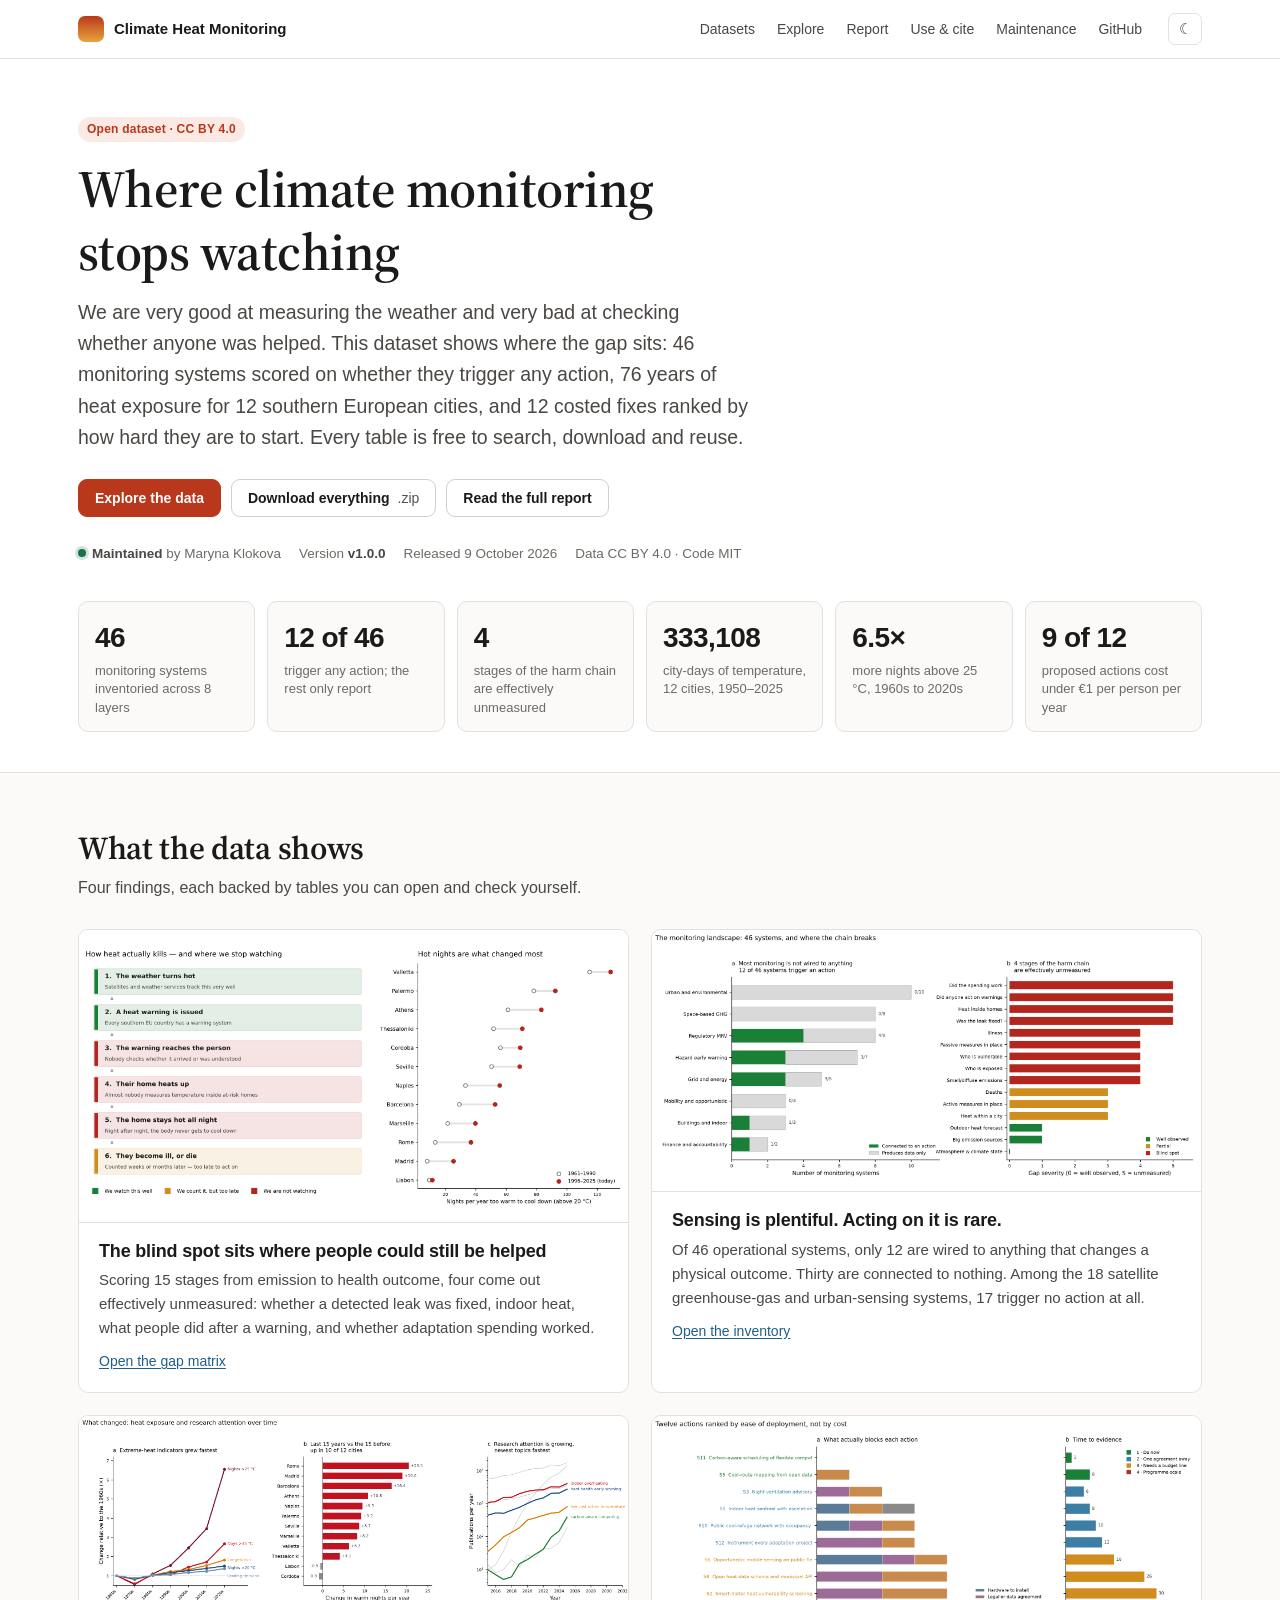
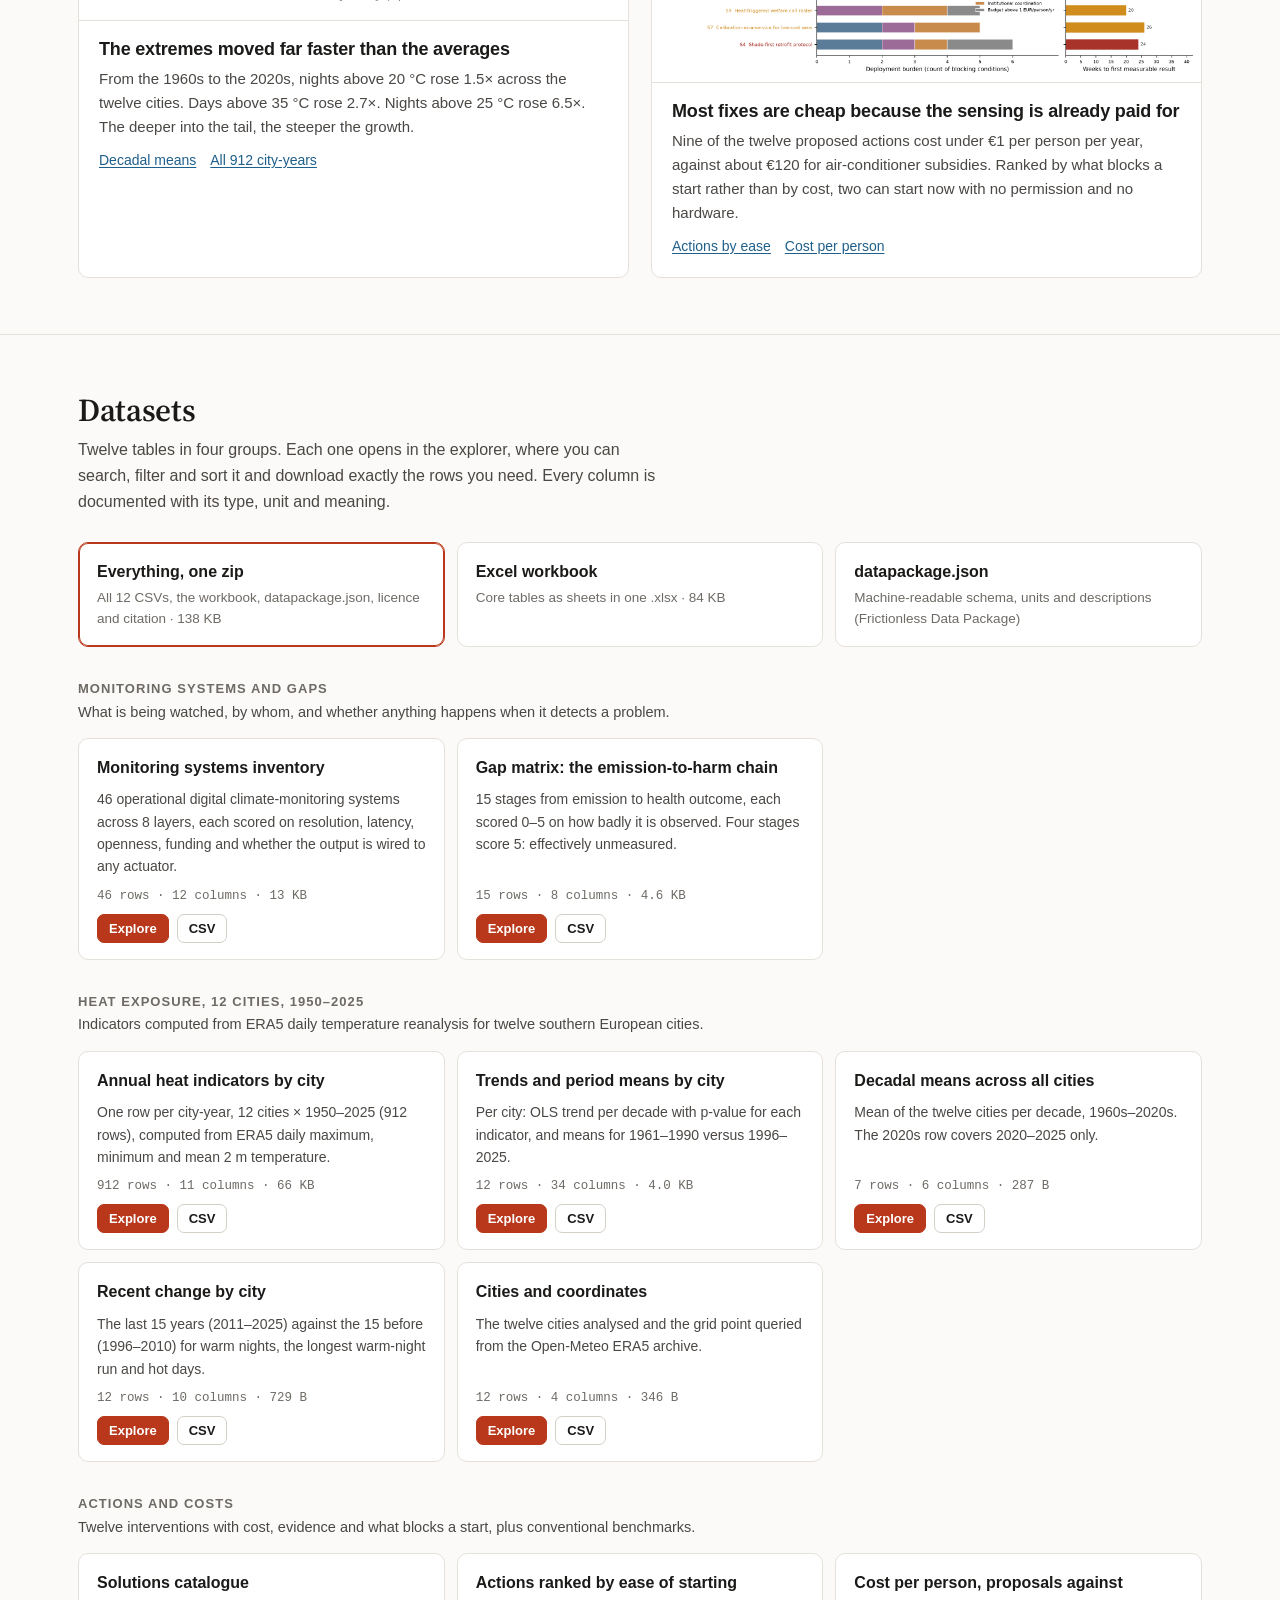
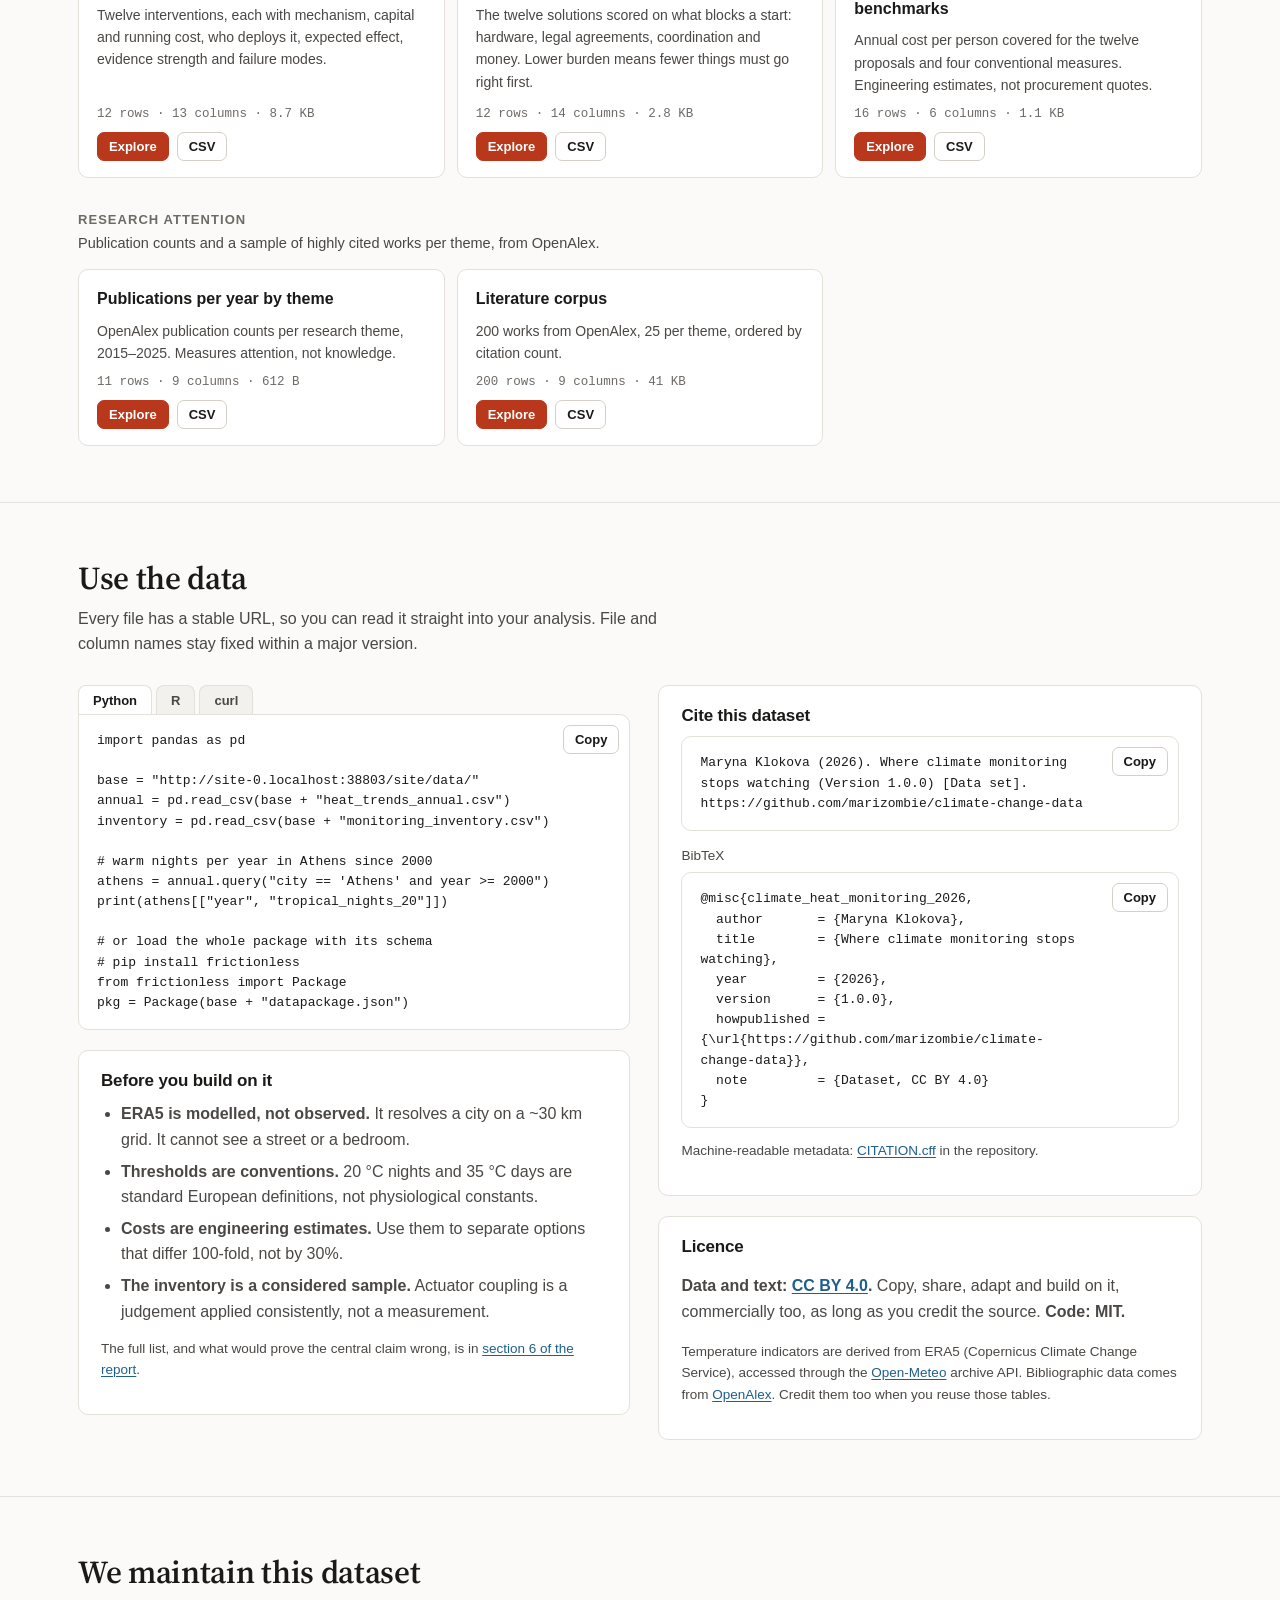
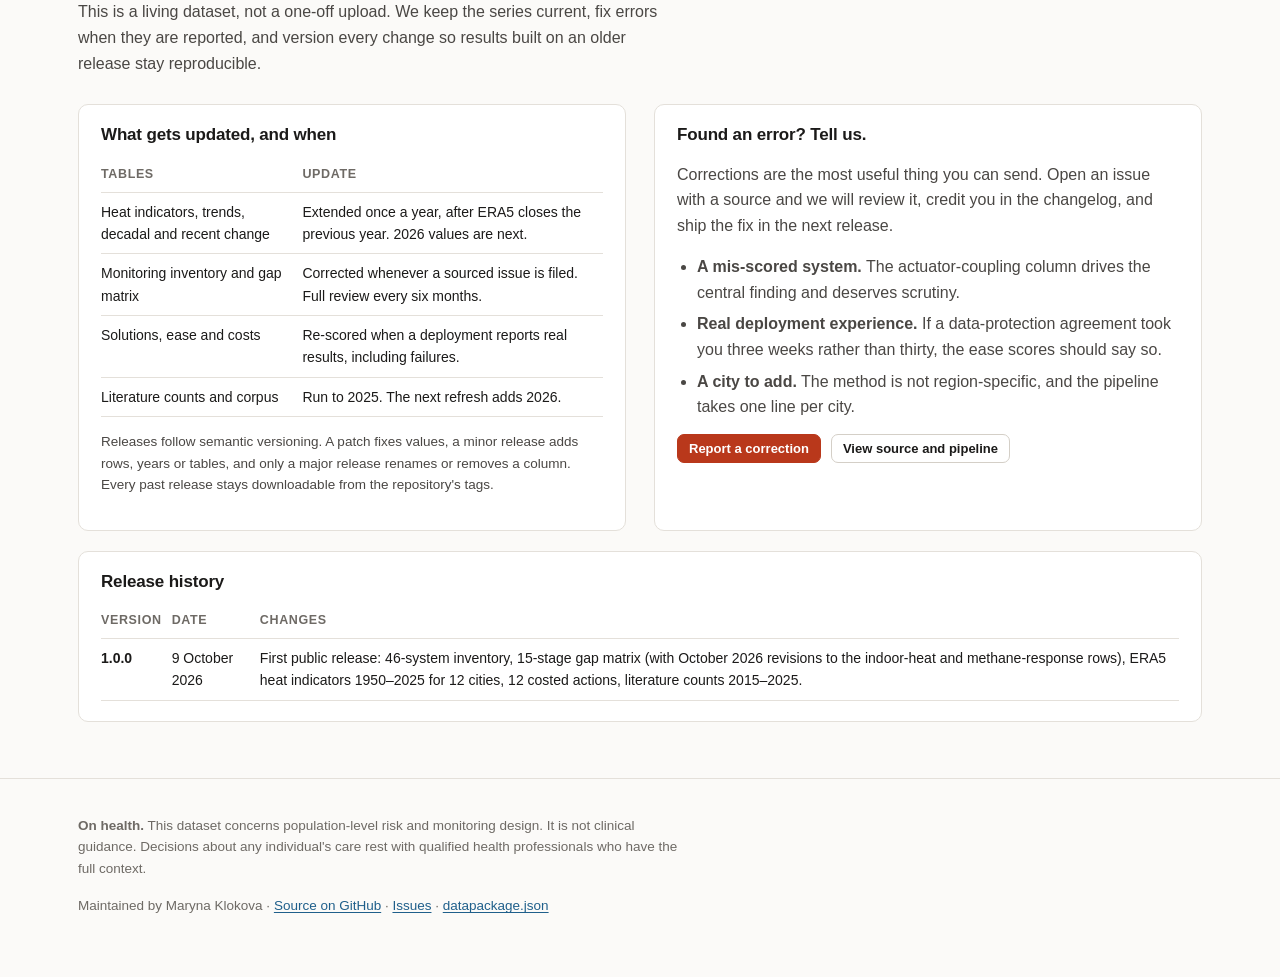
<file: site/index.html>
<!doctype html>
<html lang="en">
<head>
<meta charset="utf-8">
<meta name="viewport" content="width=device-width, initial-scale=1">
<title>Climate Heat Monitoring Data</title>
<meta name="description" content="Open dataset: 46 climate-monitoring systems scored on whether they trigger any action, heat exposure for 12 southern European cities from ERA5 1950–2025, and 12 costed interventions. CC BY 4.0, maintained and versioned.">
<meta property="og:title" content="Where climate monitoring stops watching: open dataset">
<meta property="og:description" content="Search, filter and download every table. CC BY 4.0, maintained and versioned.">
<meta property="og:image" content="figures/how_heat_harms.png">
<link rel="preconnect" href="https://fonts.googleapis.com">
<link rel="preconnect" href="https://fonts.gstatic.com" crossorigin>
<link href="https://fonts.googleapis.com/css2?family=Source+Serif+4:opsz,wght@8..60,600&display=swap" rel="stylesheet">
<link rel="stylesheet" href="assets/style.css">
<link rel="alternate" type="application/json" href="data/datapackage.json" title="Frictionless Data Package">
<link rel="icon" href="data:image/svg+xml,%3Csvg xmlns='http://www.w3.org/2000/svg' viewBox='0 0 32 32'%3E%3Cdefs%3E%3ClinearGradient id='g' x1='0' y1='0' x2='0' y2='1'%3E%3Cstop offset='0' stop-color='%23b9381b'/%3E%3Cstop offset='1' stop-color='%23e8a33d'/%3E%3C/linearGradient%3E%3C/defs%3E%3Crect width='32' height='32' rx='8' fill='url(%23g)'/%3E%3C/svg%3E">
<script src="assets/common.js"></script>
</head>
<body>
<header class="site-header">
  <div class="wrap">
    <a class="brand" href="./"><span class="brand-mark" aria-hidden="true"></span>Climate Heat Monitoring</a>
    <nav class="site-nav" aria-label="Main">
      <a href="#datasets">Datasets</a>
      <a href="explore.html">Explore</a>
      <a href="report.html">Report</a>
      <a href="#use">Use &amp; cite</a>
      <a href="#maintenance">Maintenance</a>
      <a data-link="repo" href="#">GitHub</a>
    </nav>
    <button class="theme-toggle" type="button" aria-label="Toggle theme">☾</button>
  </div>
</header>

<main>
<section class="hero">
  <div class="wrap">
    <span class="tag">Open dataset · CC BY 4.0</span>
    <h1>Where climate monitoring stops watching</h1>
    <p class="lede">We are very good at measuring the weather and very bad at checking whether anyone was helped.
      This dataset shows where the gap sits: 46 monitoring systems scored on whether they trigger any action,
      76 years of heat exposure for 12 southern European cities, and 12 costed fixes ranked by how hard they are to start.
      Every table is free to search, download and reuse.</p>
    <div class="actions">
      <a class="btn primary" href="explore.html">Explore the data</a>
      <a class="btn" id="hero-zip" href="data/climate-heat-monitoring-data.zip" download>Download everything <span class="sub">.zip</span></a>
      <a class="btn ghost" href="report.html">Read the full report</a>
    </div>
    <div class="maintained">
      <span><span class="dot" aria-hidden="true"></span><strong>Maintained</strong> by <span data-pkg="maintainer">the project maintainers</span></span>
      <span>Version <strong data-pkg="version">1.0.0</strong></span>
      <span>Released <span data-pkg="released">9 October 2026</span></span>
      <span>Data CC BY 4.0 · Code MIT</span>
    </div>
    <div class="kpis" id="kpis" aria-label="Headline numbers"></div>
  </div>
</section>

<section class="block" id="findings">
  <div class="wrap">
    <h2>What the data shows</h2>
    <p class="section-lede">Four findings, each backed by tables you can open and check yourself.</p>
    <div class="findings">
      <article class="finding">
        <div class="fig"><img src="figures/how_heat_harms.png" alt="Diagram of the harm chain from heat forecast to health outcome, with the middle links marked as unobserved" loading="lazy"></div>
        <div class="body">
          <h3>The blind spot sits where people could still be helped</h3>
          <p>Scoring 15 stages from emission to health outcome, four come out effectively unmeasured: whether a detected
            leak was fixed, indoor heat, what people did after a warning, and whether adaptation spending worked.</p>
          <div class="links"><a href="explore.html?d=gap_matrix&amp;s=gap_severity_0to5:desc">Open the gap matrix</a></div>
        </div>
      </article>
      <article class="finding">
        <div class="fig"><img src="figures/monitoring_landscape.png" alt="Monitoring systems by layer, split by whether output triggers an action, beside gap severity by stage" loading="lazy"></div>
        <div class="body">
          <h3>Sensing is plentiful. Acting on it is rare.</h3>
          <p>Of 46 operational systems, only 12 are wired to anything that changes a physical outcome. Thirty are connected
            to nothing. Among the 18 satellite greenhouse-gas and urban-sensing systems, 17 trigger no action at all.</p>
          <div class="links"><a href="explore.html?d=monitoring_inventory">Open the inventory</a></div>
        </div>
      </article>
      <article class="finding">
        <div class="fig"><img src="figures/what_changed.png" alt="Heat indicators by decade relative to the 1960s, change in warm nights by city, and publication counts by theme" loading="lazy"></div>
        <div class="body">
          <h3>The extremes moved far faster than the averages</h3>
          <p>From the 1960s to the 2020s, nights above 20 °C rose 1.5× across the twelve cities. Days above 35 °C rose 2.7×.
            Nights above 25 °C rose 6.5×. The deeper into the tail, the steeper the growth.</p>
          <div class="links"><a href="explore.html?d=decadal_summary">Decadal means</a><a href="explore.html?d=heat_trends_annual">All 912 city-years</a></div>
        </div>
      </article>
      <article class="finding">
        <div class="fig"><img src="figures/actions_by_ease.png" alt="Twelve actions ranked by deployment burden and weeks to first result" loading="lazy"></div>
        <div class="body">
          <h3>Most fixes are cheap because the sensing is already paid for</h3>
          <p>Nine of the twelve proposed actions cost under €1 per person per year, against about €120 for air-conditioner
            subsidies. Ranked by what blocks a start rather than by cost, two can start now with no permission and no hardware.</p>
          <div class="links"><a href="explore.html?d=actions_by_ease&amp;s=ease_burden:asc">Actions by ease</a><a href="explore.html?d=solution_cost_impact&amp;s=eur_per_person_year:asc">Cost per person</a></div>
        </div>
      </article>
    </div>
  </div>
</section>

<section class="block" id="datasets">
  <div class="wrap">
    <h2>Datasets</h2>
    <p class="section-lede">Twelve tables in four groups. Each one opens in the explorer, where you can search, filter and sort
      it and download exactly the rows you need. Every column is documented with its type, unit and meaning.</p>
    <div class="bundle" id="bundle">
      <a class="dl featured" href="data/climate-heat-monitoring-data.zip" download>
        <span class="t">Everything, one zip</span>
        <span class="d" id="zip-meta">All CSVs, the workbook, datapackage.json, licence and citation</span>
      </a>
      <a class="dl" href="data/climate_monitoring_dataset.xlsx" download>
        <span class="t">Excel workbook</span>
        <span class="d" id="xlsx-meta">Core tables as sheets in one .xlsx</span>
      </a>
      <a class="dl" href="data/datapackage.json">
        <span class="t">datapackage.json</span>
        <span class="d">Machine-readable schema, units and descriptions (Frictionless Data Package)</span>
      </a>
    </div>
    <div id="catalogue"><p class="meta">Loading the catalogue…</p></div>
  </div>
</section>

<section class="block" id="use">
  <div class="wrap">
    <h2>Use the data</h2>
    <p class="section-lede">Every file has a stable URL, so you can read it straight into your analysis. File and column names
      stay fixed within a major version.</p>
    <div class="split">
      <div>
        <div class="code-tabs" id="code-tabs">
          <div role="tablist" aria-label="Language">
            <button role="tab" aria-selected="true" data-tab="python">Python</button>
            <button role="tab" aria-selected="false" data-tab="r">R</button>
            <button role="tab" aria-selected="false" data-tab="shell">curl</button>
          </div>
          <pre class="code" role="tabpanel"><button class="btn small copy" type="button">Copy</button><code id="code-snippet"></code></pre>
        </div>
        <div class="panel" style="margin-top:20px">
          <h3>Before you build on it</h3>
          <ul>
            <li><strong>ERA5 is modelled, not observed.</strong> It resolves a city on a ~30 km grid. It cannot see a street or a bedroom.</li>
            <li><strong>Thresholds are conventions.</strong> 20 °C nights and 35 °C days are standard European definitions, not physiological constants.</li>
            <li><strong>Costs are engineering estimates.</strong> Use them to separate options that differ 100-fold, not by 30%.</li>
            <li><strong>The inventory is a considered sample.</strong> Actuator coupling is a judgement applied consistently, not a measurement.</li>
          </ul>
          <p class="meta">The full list, and what would prove the central claim wrong, is in <a href="report.html">section 6 of the report</a>.</p>
        </div>
      </div>
      <div id="cite">
        <div class="panel">
          <h3>Cite this dataset</h3>
          <div class="cite-box"><pre class="code"><button class="btn small copy" type="button" data-copy="cite-text" data-label="Citation">Copy</button><code id="cite-text"></code></pre></div>
          <p class="meta" style="margin:14px 0 6px">BibTeX</p>
          <div class="cite-box"><pre class="code"><button class="btn small copy" type="button" data-copy="cite-bib" data-label="BibTeX">Copy</button><code id="cite-bib"></code></pre></div>
          <p class="meta" style="margin-top:12px">Machine-readable metadata: <a data-link="repo" href="#">CITATION.cff</a> in the repository.</p>
        </div>
        <div class="panel" style="margin-top:20px">
          <h3>Licence</h3>
          <p><strong>Data and text: <a href="https://creativecommons.org/licenses/by/4.0/">CC BY 4.0</a>.</strong>
            Copy, share, adapt and build on it, commercially too, as long as you credit the source.
            <strong>Code: MIT.</strong></p>
          <p class="meta">Temperature indicators are derived from ERA5 (Copernicus Climate Change Service), accessed through
            the <a href="https://open-meteo.com/">Open-Meteo</a> archive API. Bibliographic data comes from
            <a href="https://openalex.org/">OpenAlex</a>. Credit them too when you reuse those tables.</p>
        </div>
      </div>
    </div>
  </div>
</section>

<section class="block" id="maintenance">
  <div class="wrap">
    <h2>We maintain this dataset</h2>
    <p class="section-lede">This is a living dataset, not a one-off upload. We keep the series current, fix errors when
      they are reported, and version every change so results built on an older release stay reproducible.</p>
    <div class="split">
      <div class="panel">
        <h3>What gets updated, and when</h3>
        <table class="plain">
          <thead><tr><th>Tables</th><th>Update</th></tr></thead>
          <tbody>
            <tr><td>Heat indicators, trends, decadal and recent change</td><td>Extended once a year, after ERA5 closes the previous year. 2026 values are next.</td></tr>
            <tr><td>Monitoring inventory and gap matrix</td><td>Corrected whenever a sourced issue is filed. Full review every six months.</td></tr>
            <tr><td>Solutions, ease and costs</td><td>Re-scored when a deployment reports real results, including failures.</td></tr>
            <tr><td>Literature counts and corpus</td><td>Run to 2025. The next refresh adds 2026.</td></tr>
          </tbody>
        </table>
        <p class="meta" style="margin-top:14px">Releases follow semantic versioning. A patch fixes values, a minor release adds
          rows, years or tables, and only a major release renames or removes a column. Every past release stays downloadable
          from the repository's tags.</p>
      </div>
      <div class="panel">
        <h3>Found an error? Tell us.</h3>
        <p>Corrections are the most useful thing you can send. Open an issue with a source and we will review it, credit you
          in the changelog, and ship the fix in the next release.</p>
        <ul>
          <li><strong>A mis-scored system.</strong> The actuator-coupling column drives the central finding and deserves scrutiny.</li>
          <li><strong>Real deployment experience.</strong> If a data-protection agreement took you three weeks rather than thirty, the ease scores should say so.</li>
          <li><strong>A city to add.</strong> The method is not region-specific, and the pipeline takes one line per city.</li>
        </ul>
        <div style="display:flex;gap:10px;flex-wrap:wrap;margin-top:14px">
          <a class="btn primary small" data-link="new-issue" href="#">Report a correction</a>
          <a class="btn small" data-link="repo" href="#">View source and pipeline</a>
        </div>
      </div>
    </div>
    <div class="panel" style="margin-top:20px">
      <h3>Release history</h3>
      <table class="plain">
        <thead><tr><th>Version</th><th>Date</th><th>Changes</th></tr></thead>
        <tbody>
          <tr><td><strong>1.0.0</strong></td><td>9 October 2026</td><td>First public release: 46-system inventory, 15-stage gap matrix
            (with October 2026 revisions to the indoor-heat and methane-response rows), ERA5 heat indicators 1950–2025 for 12 cities,
            12 costed actions, literature counts 2015–2025.</td></tr>
        </tbody>
      </table>
    </div>
  </div>
</section>
</main>

<footer class="site-footer">
  <div class="wrap">
    <p><strong>On health.</strong> This dataset concerns population-level risk and monitoring design. It is not clinical guidance.
      Decisions about any individual's care rest with qualified health professionals who have the full context.</p>
    <p>Maintained by <span data-pkg="maintainer">the project maintainers</span> ·
      <a data-link="repo" href="#">Source on GitHub</a> · <a data-link="issues" href="#">Issues</a> ·
      <a href="data/datapackage.json">datapackage.json</a></p>
  </div>
</footer>
<script src="assets/home.js"></script>
</body>
</html>
</file>
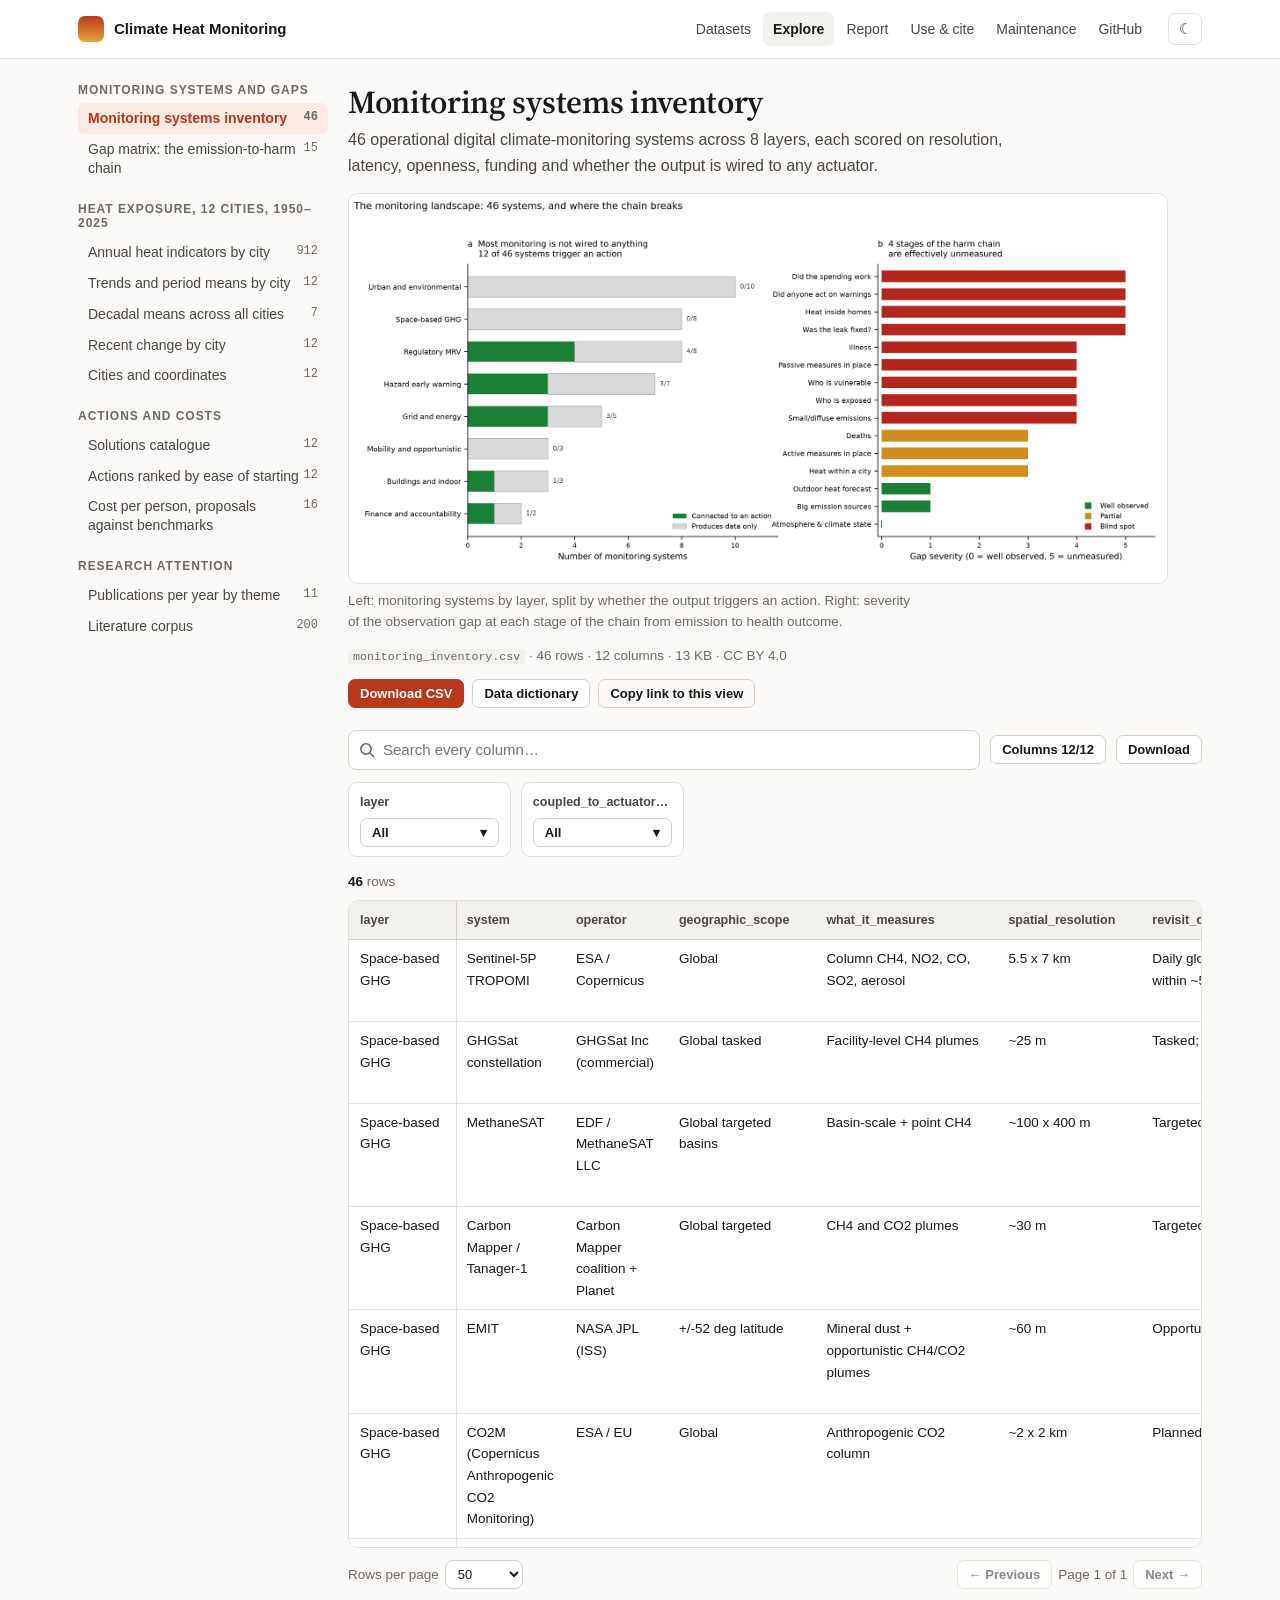
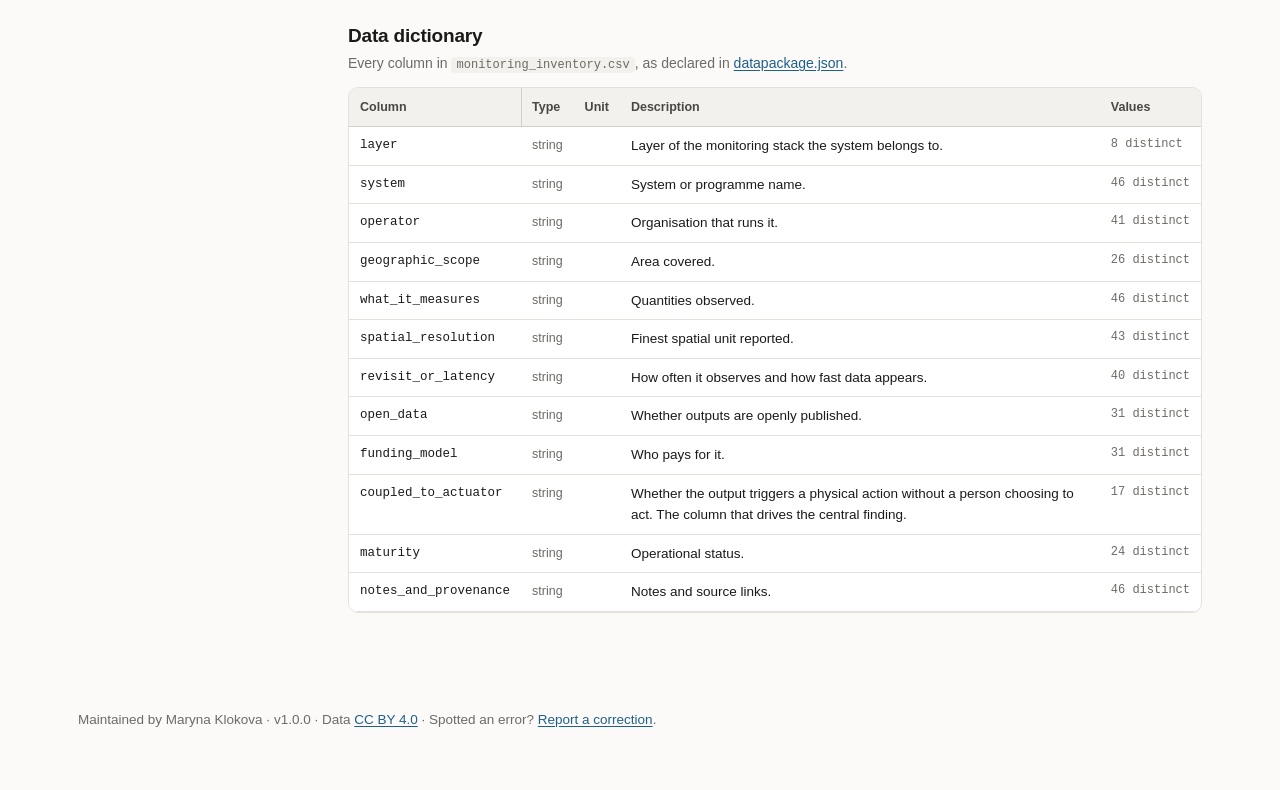
<file: site/explore.html>
<!doctype html>
<html lang="en">
<head>
<meta charset="utf-8">
<meta name="viewport" content="width=device-width, initial-scale=1">
<title>Data Explorer · Climate Heat Monitoring</title>
<meta name="description" content="Search, filter, sort and download every table in the climate heat monitoring open dataset.">
<link rel="preconnect" href="https://fonts.googleapis.com">
<link rel="preconnect" href="https://fonts.gstatic.com" crossorigin>
<link href="https://fonts.googleapis.com/css2?family=Source+Serif+4:opsz,wght@8..60,600&display=swap" rel="stylesheet">
<link rel="stylesheet" href="assets/style.css">
<link rel="icon" href="data:image/svg+xml,%3Csvg xmlns='http://www.w3.org/2000/svg' viewBox='0 0 32 32'%3E%3Cdefs%3E%3ClinearGradient id='g' x1='0' y1='0' x2='0' y2='1'%3E%3Cstop offset='0' stop-color='%23b9381b'/%3E%3Cstop offset='1' stop-color='%23e8a33d'/%3E%3C/linearGradient%3E%3C/defs%3E%3Crect width='32' height='32' rx='8' fill='url(%23g)'/%3E%3C/svg%3E">
<script src="assets/common.js"></script>
</head>
<body>
<header class="site-header">
  <div class="wrap">
    <a class="brand" href="./"><span class="brand-mark" aria-hidden="true"></span>Climate Heat Monitoring</a>
    <nav class="site-nav" aria-label="Main">
      <a href="./#datasets">Datasets</a>
      <a href="explore.html" aria-current="page">Explore</a>
      <a href="report.html">Report</a>
      <a href="./#use">Use &amp; cite</a>
      <a href="./#maintenance">Maintenance</a>
      <a data-link="repo" href="#">GitHub</a>
    </nav>
    <button class="theme-toggle" type="button" aria-label="Toggle theme">☾</button>
  </div>
</header>

<main class="wrap">
  <div class="explorer">
    <nav class="ds-nav" id="ds-nav" aria-label="Datasets"></nav>
    <div>
      <div class="ds-select-wrap">
        <label for="ds-select">Dataset</label>
        <select id="ds-select"></select>
      </div>

      <div class="ds-head" id="ds-head"><p class="meta">Loading…</p></div>

      <div class="toolbar">
        <div class="search">
          <svg width="16" height="16" viewBox="0 0 16 16" fill="none" aria-hidden="true"><circle cx="7" cy="7" r="5.2" stroke="currentColor" stroke-width="1.6"/><path d="m11 11 3.5 3.5" stroke="currentColor" stroke-width="1.6" stroke-linecap="round"/></svg>
          <label for="q" class="visually-hidden">Search this table</label>
          <input type="search" id="q" placeholder="Search every column…" autocomplete="off">
        </div>
        <label for="add-range" class="visually-hidden">Add a range filter</label>
        <select id="add-range"></select>
        <details class="pop" id="cols-pop">
          <summary class="btn small" id="cols-summary">Columns</summary>
          <div class="pop-body" id="cols-body"></div>
        </details>
        <details class="pop" id="dl-pop">
          <summary class="btn small">Download</summary>
          <div class="pop-body" id="dl-body"></div>
        </details>
      </div>

      <div class="filters" id="filters"></div>

      <div class="status">
        <div id="count" aria-live="polite"></div>
        <div class="chips" id="chips"></div>
      </div>

      <div class="table-wrap" id="table-wrap"></div>

      <div class="pager" id="pager"></div>

      <section class="dict" id="dict" aria-labelledby="dict-h"></section>
    </div>
  </div>
</main>

<footer class="site-footer">
  <div class="wrap">
    <p>Maintained by <span data-pkg="maintainer">the project maintainers</span> · <span data-pkg="version"></span> ·
      Data <a href="https://creativecommons.org/licenses/by/4.0/">CC BY 4.0</a> ·
      Spotted an error? <a data-link="new-issue" href="#">Report a correction</a>.</p>
  </div>
</footer>
<script src="assets/explore.js"></script>
</body>
</html>
</file>
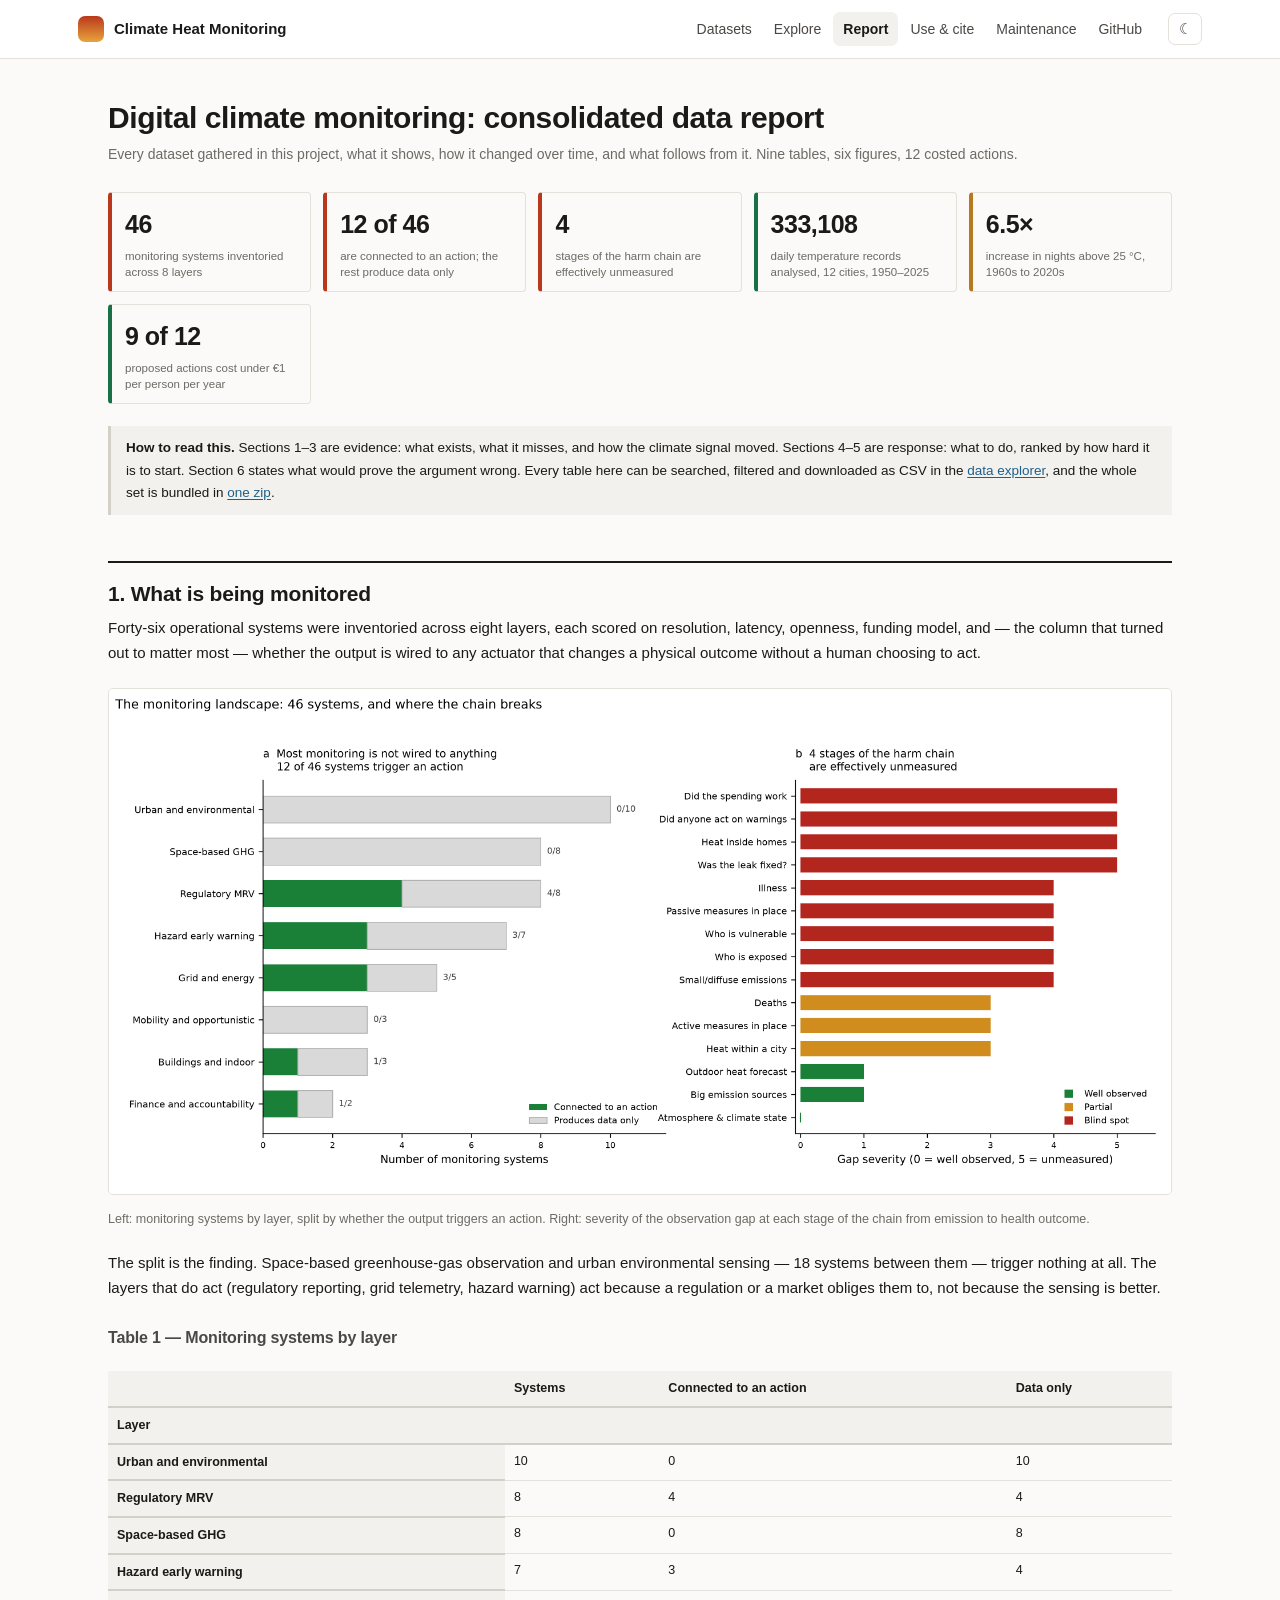
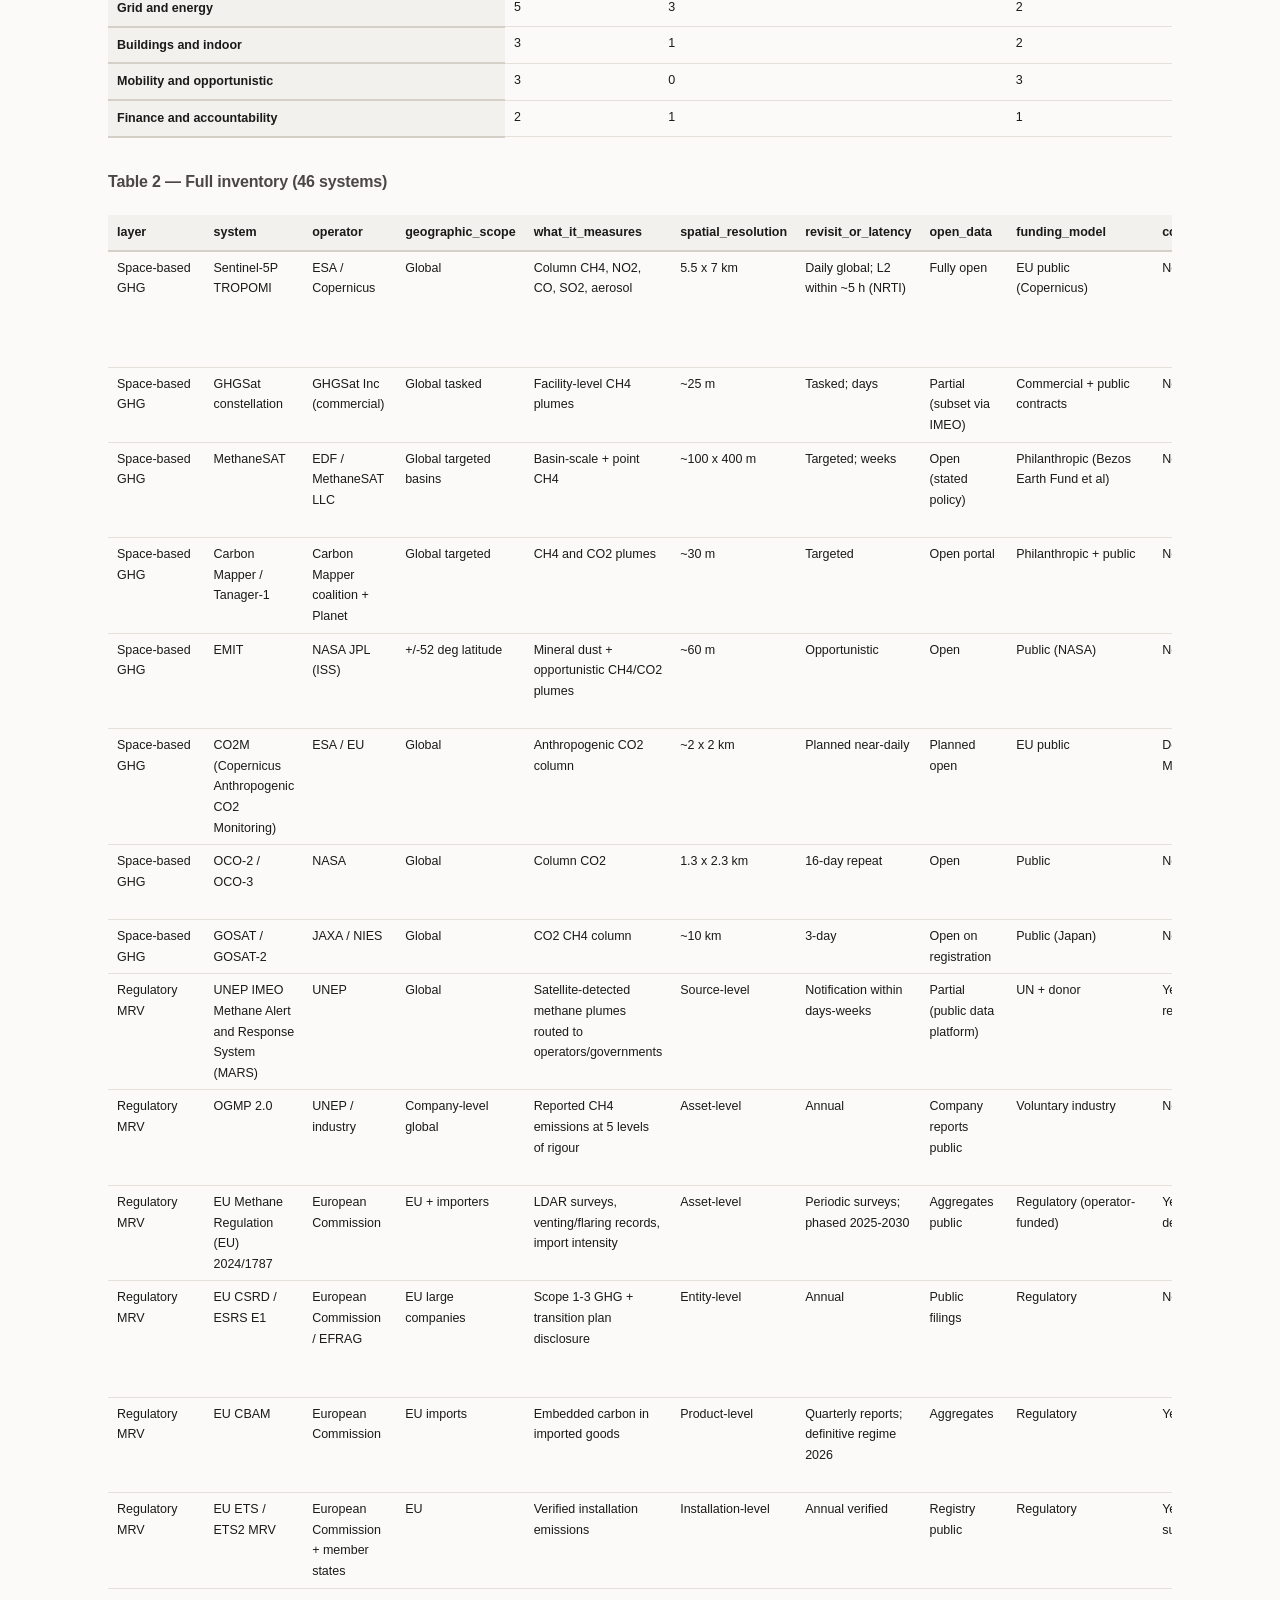
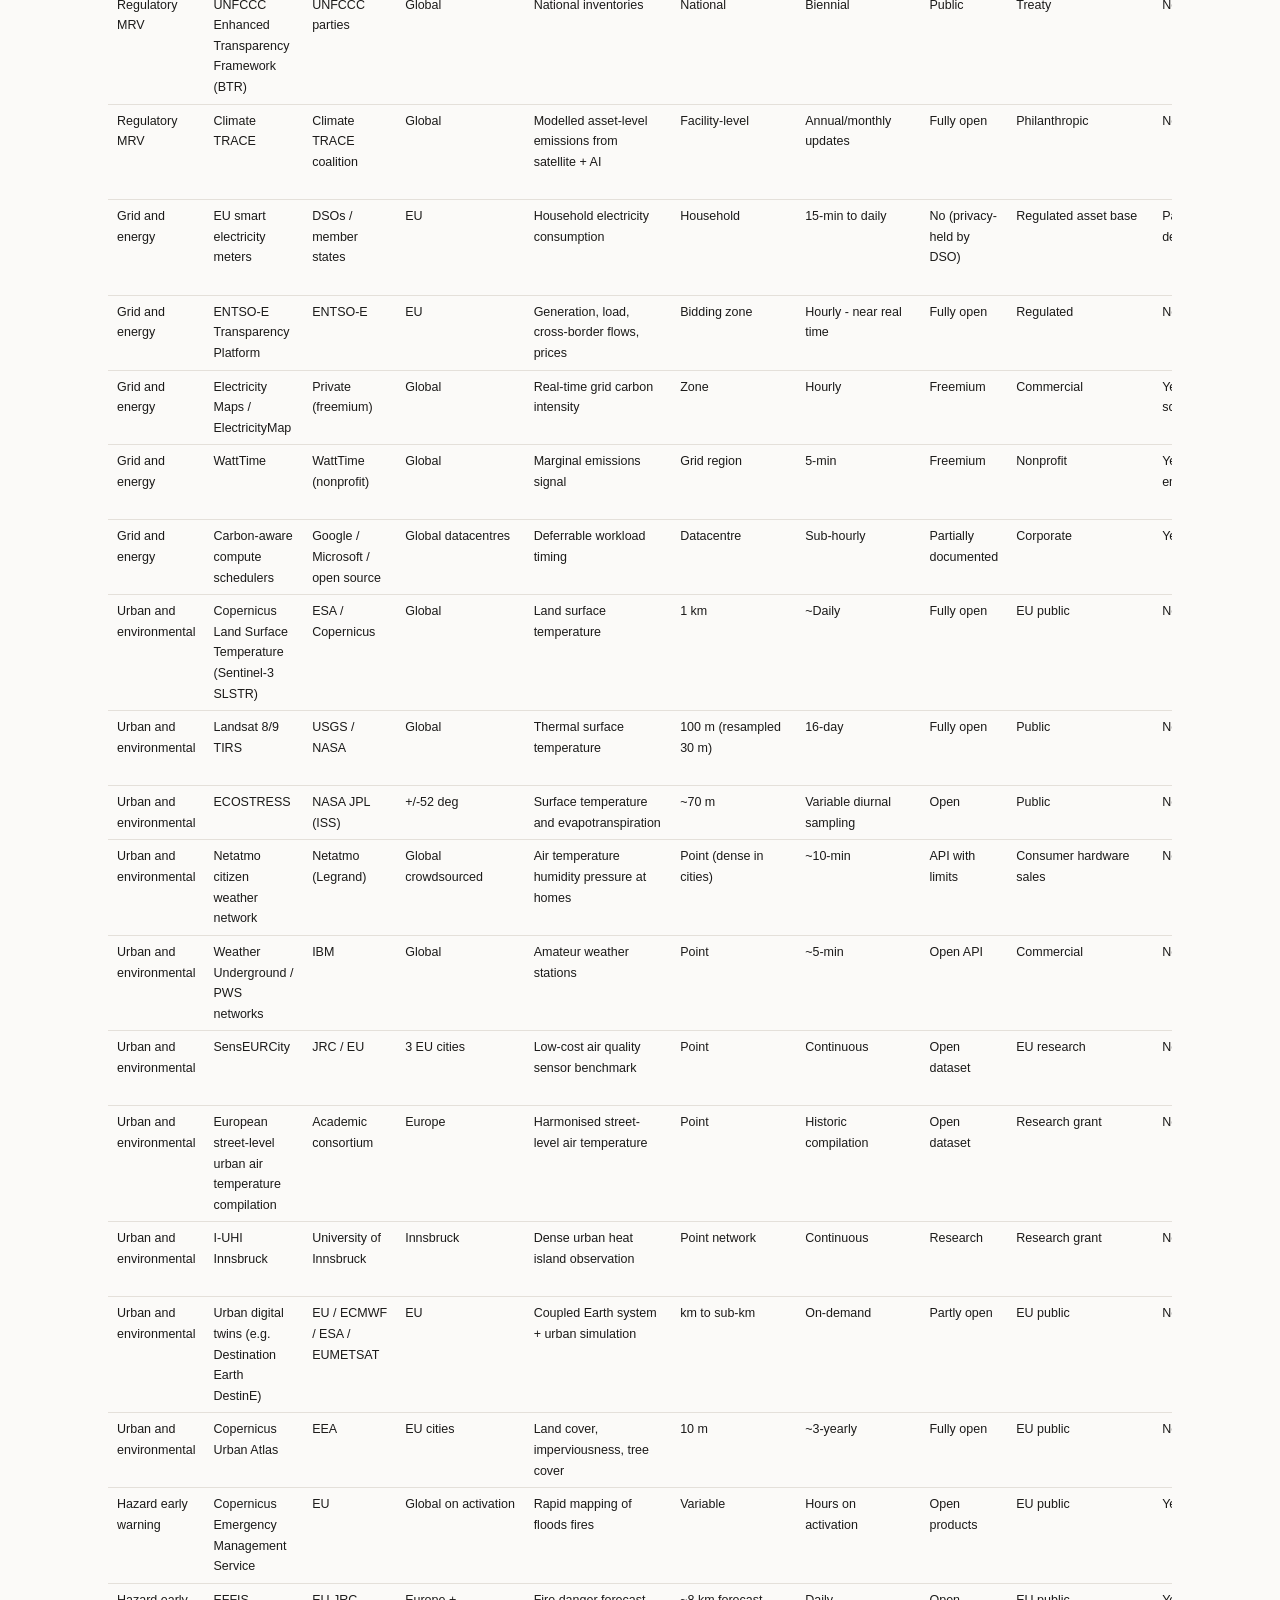
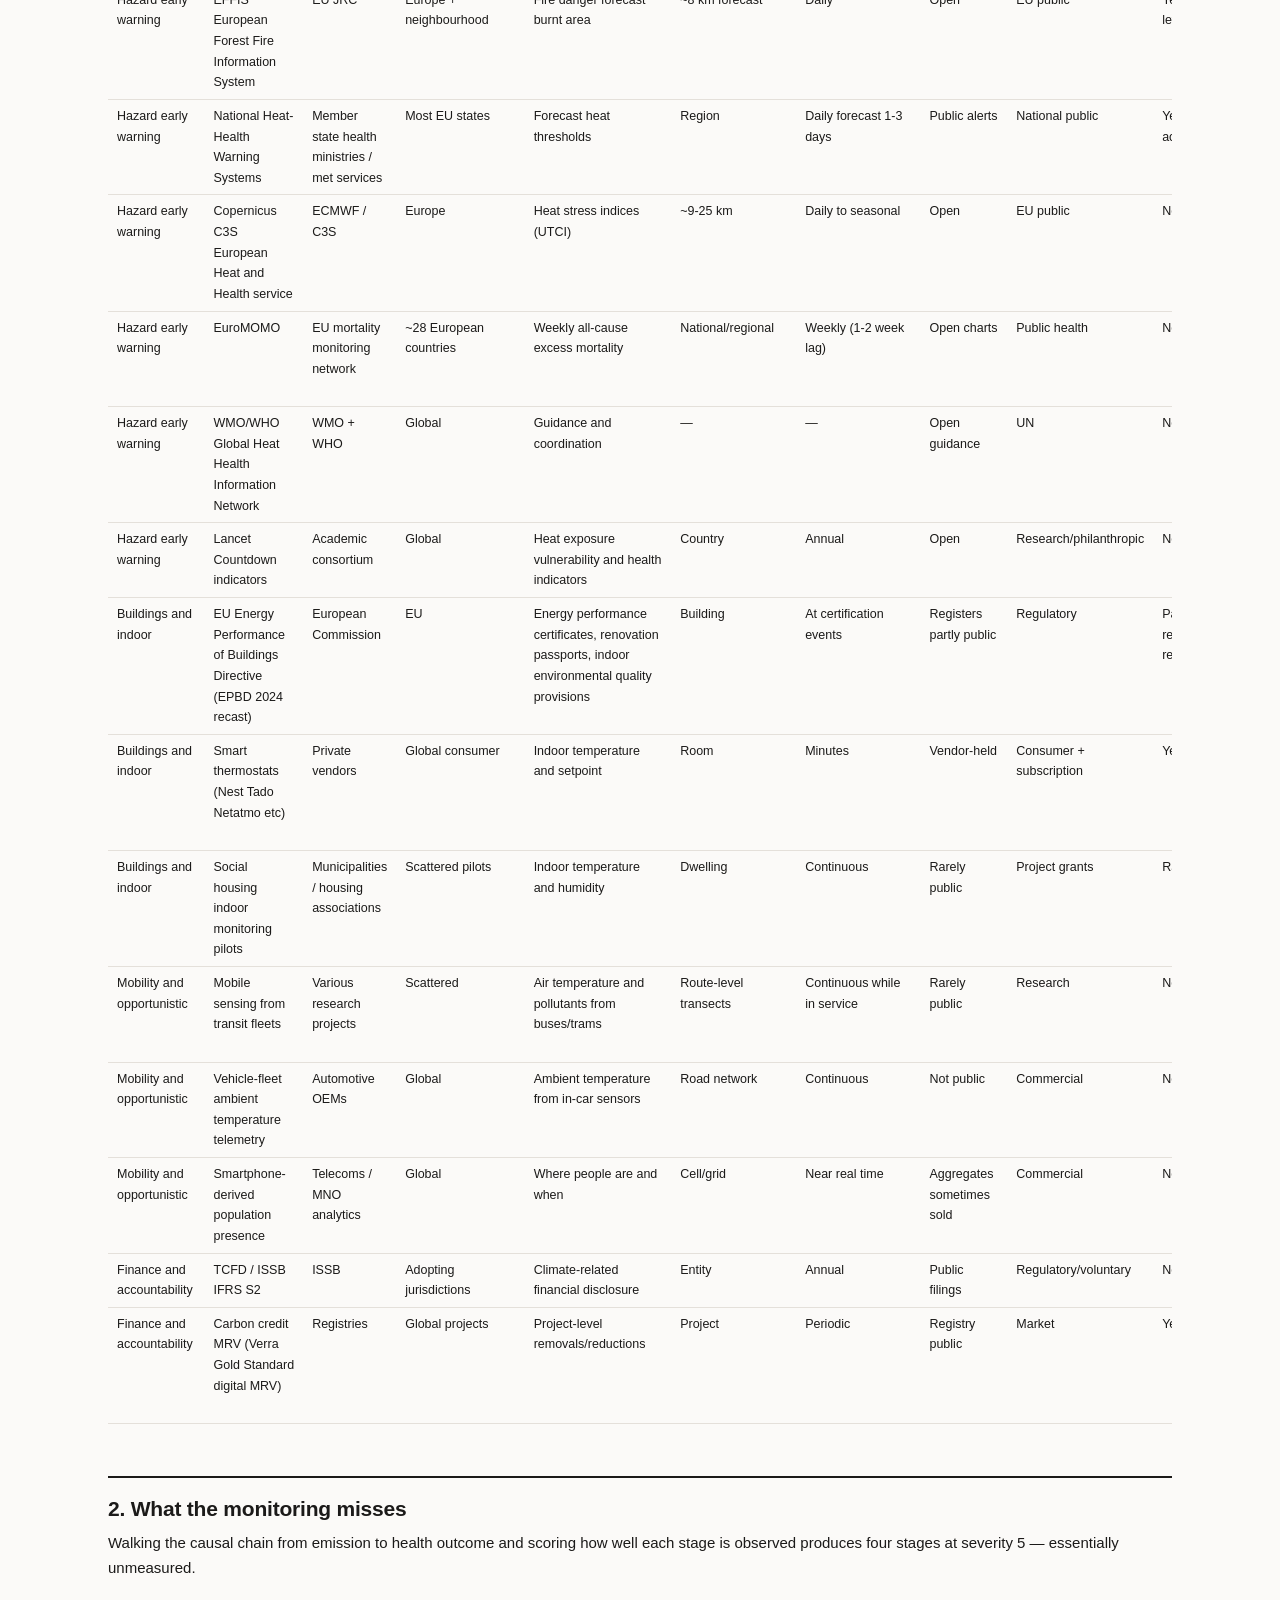
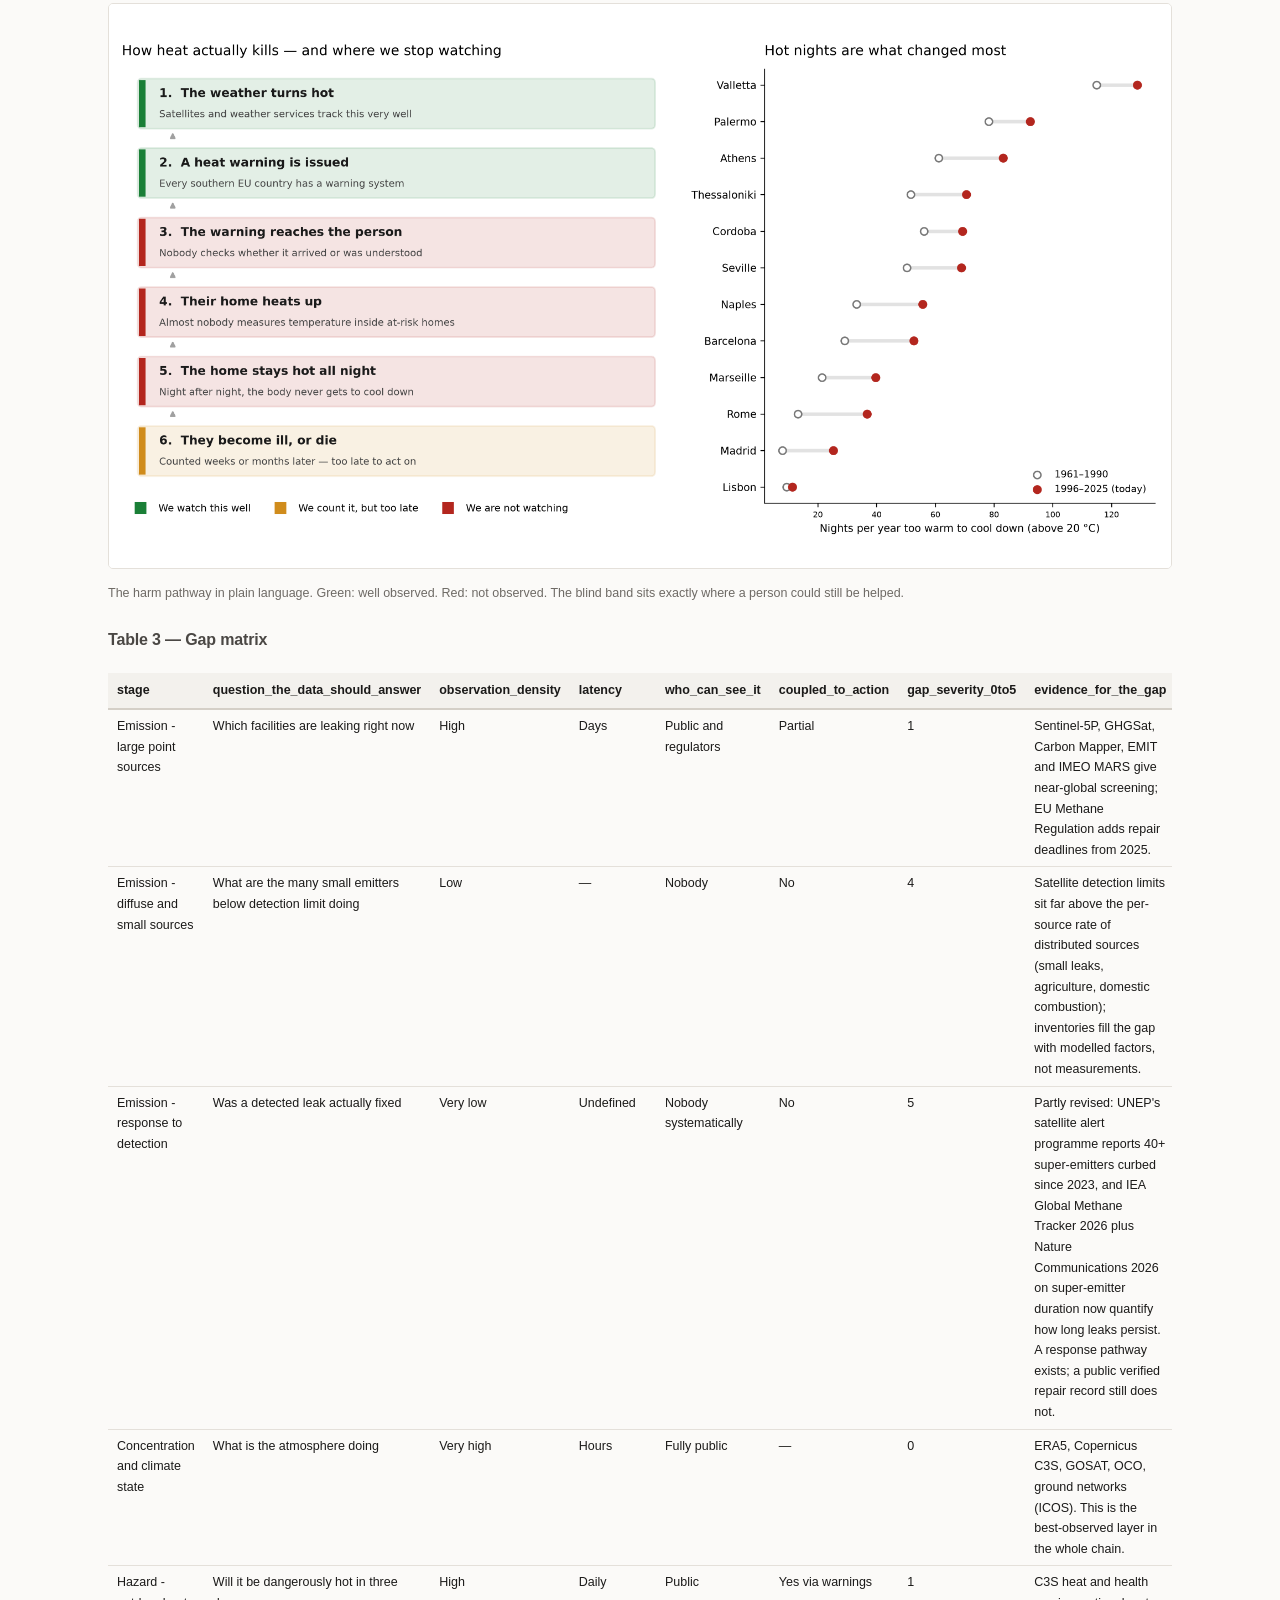
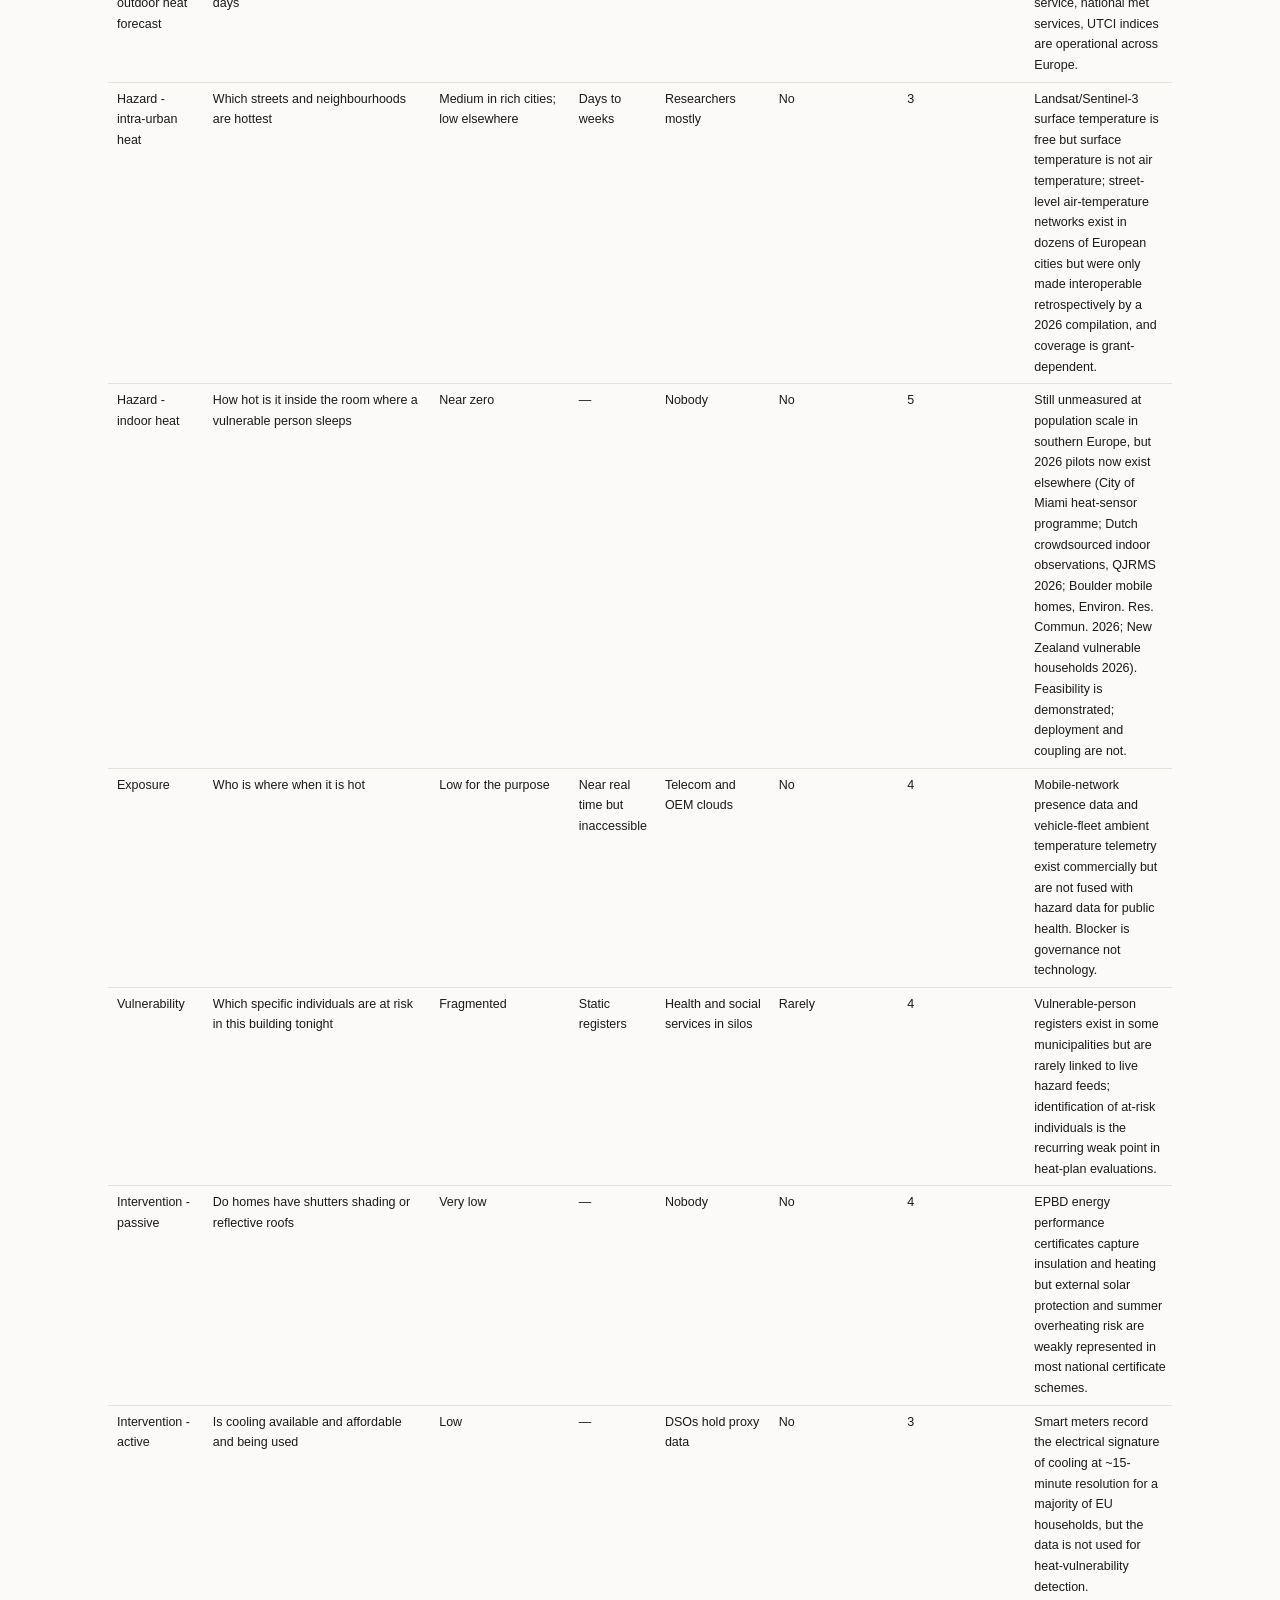
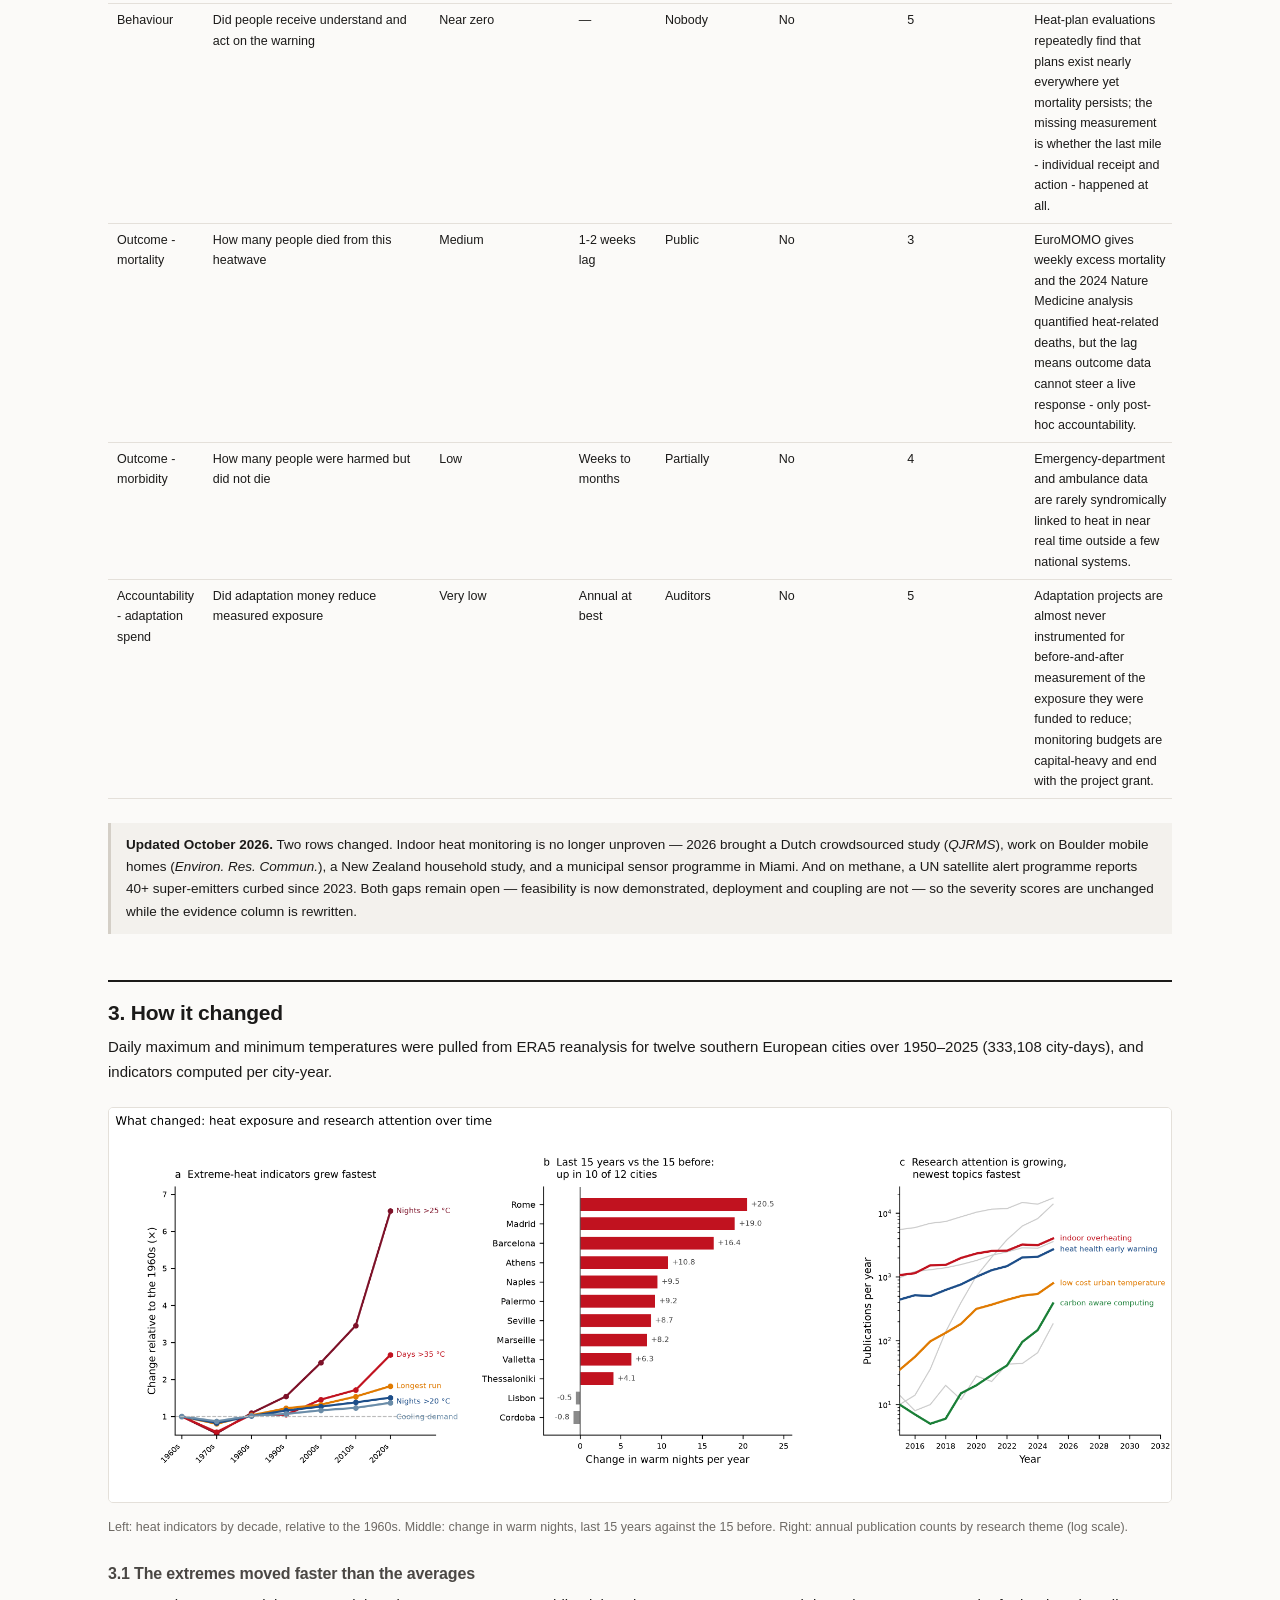
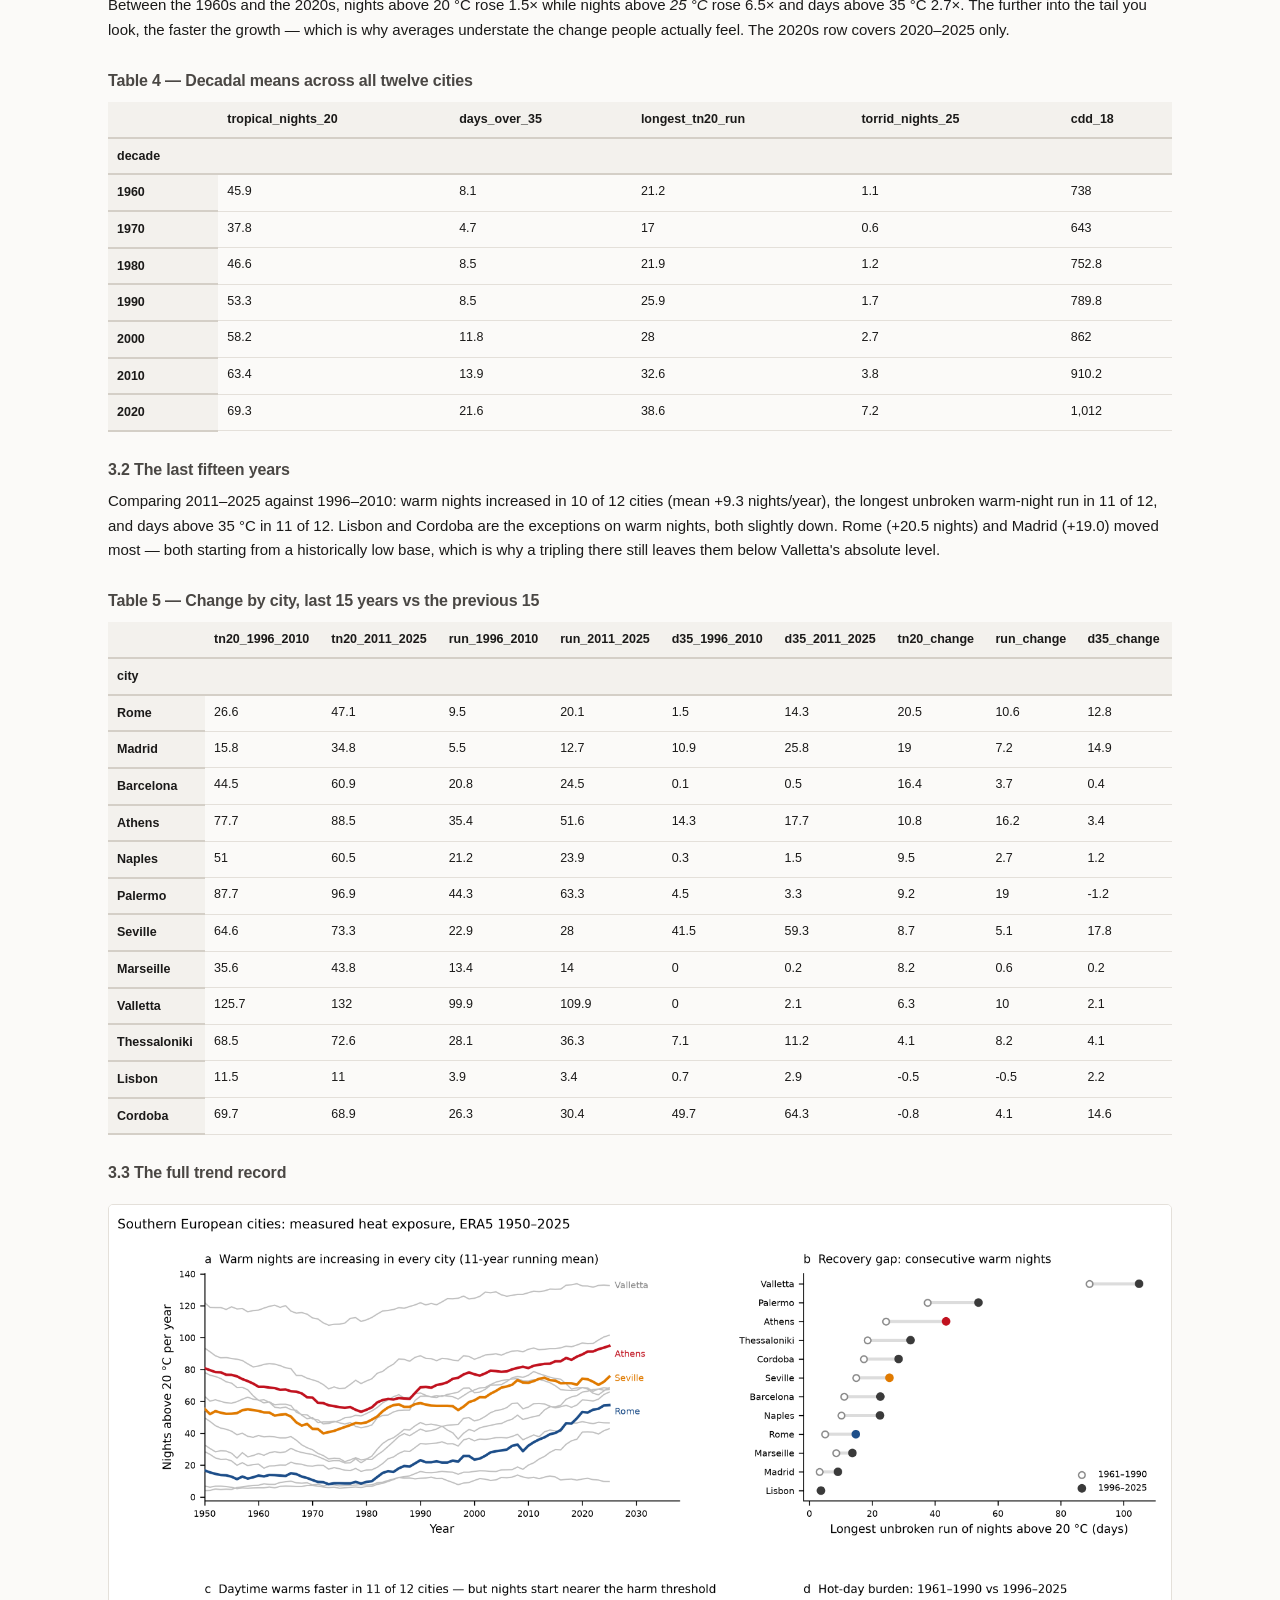
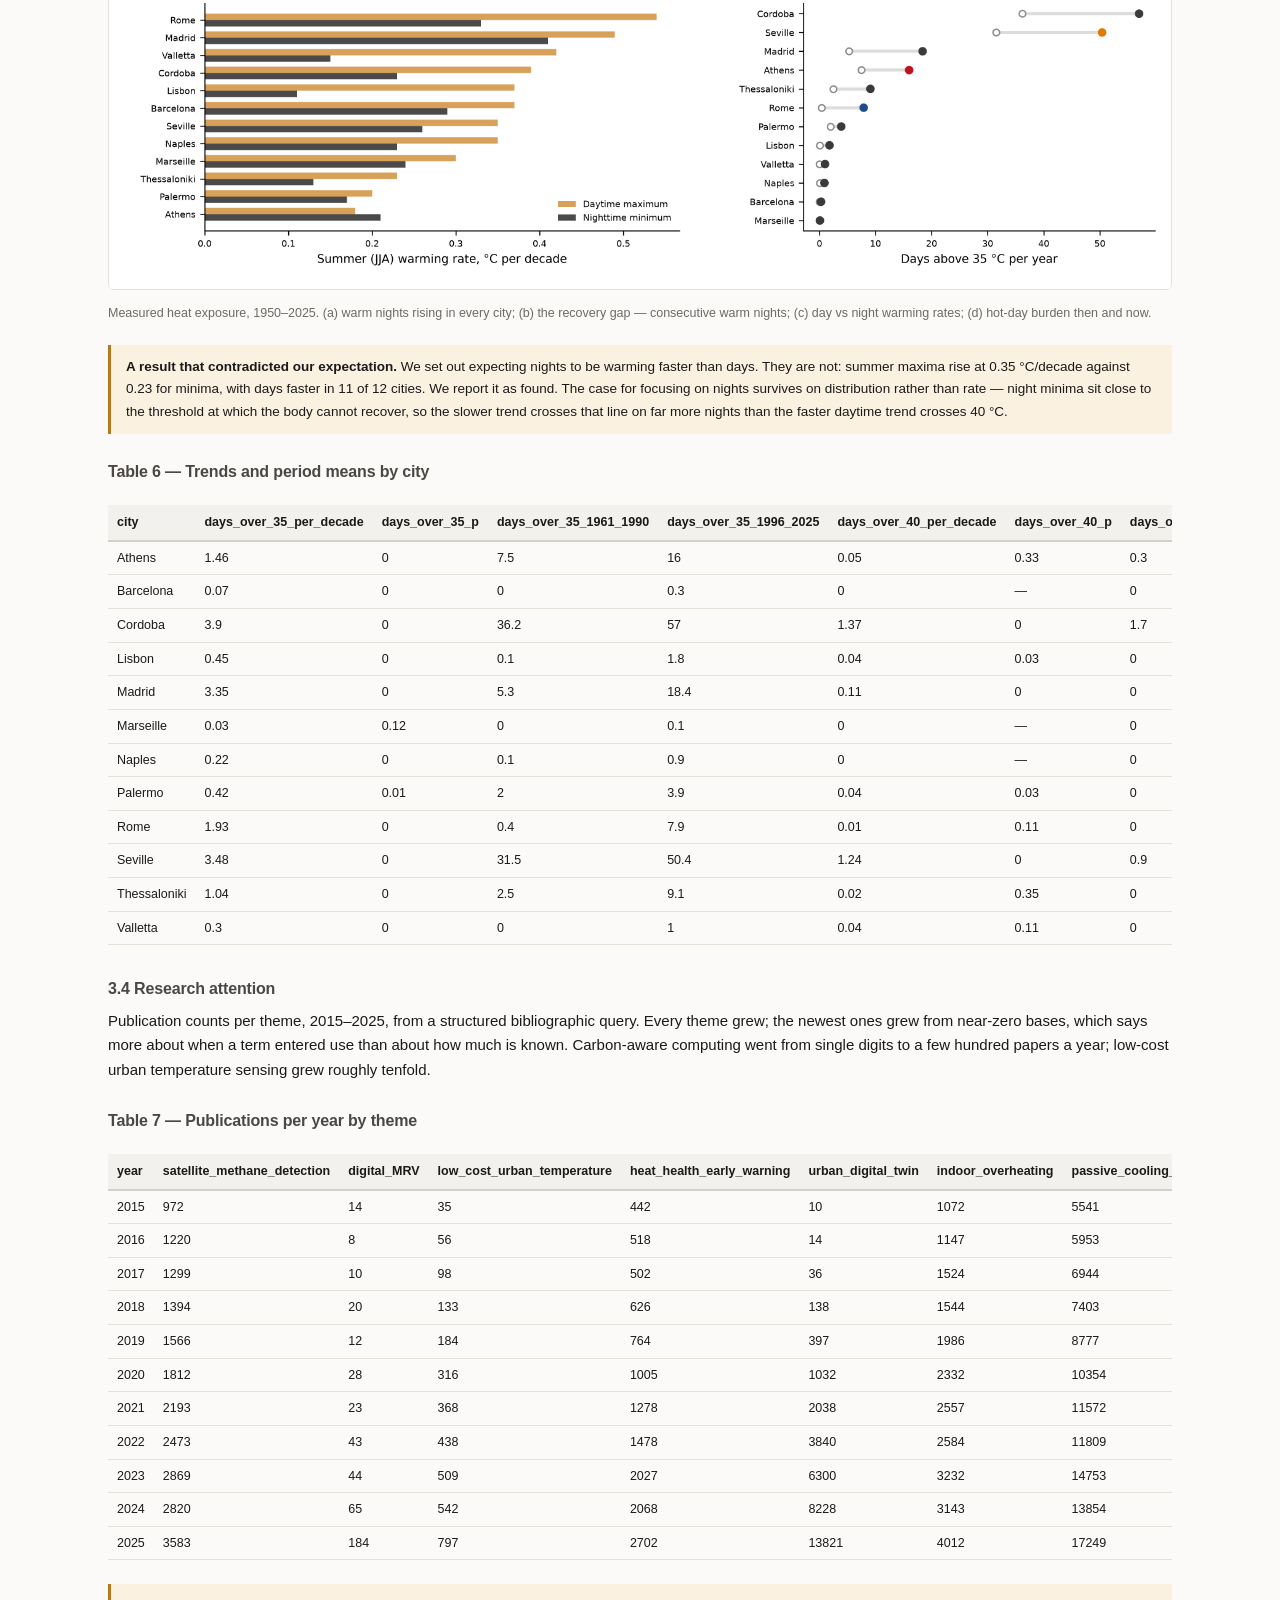
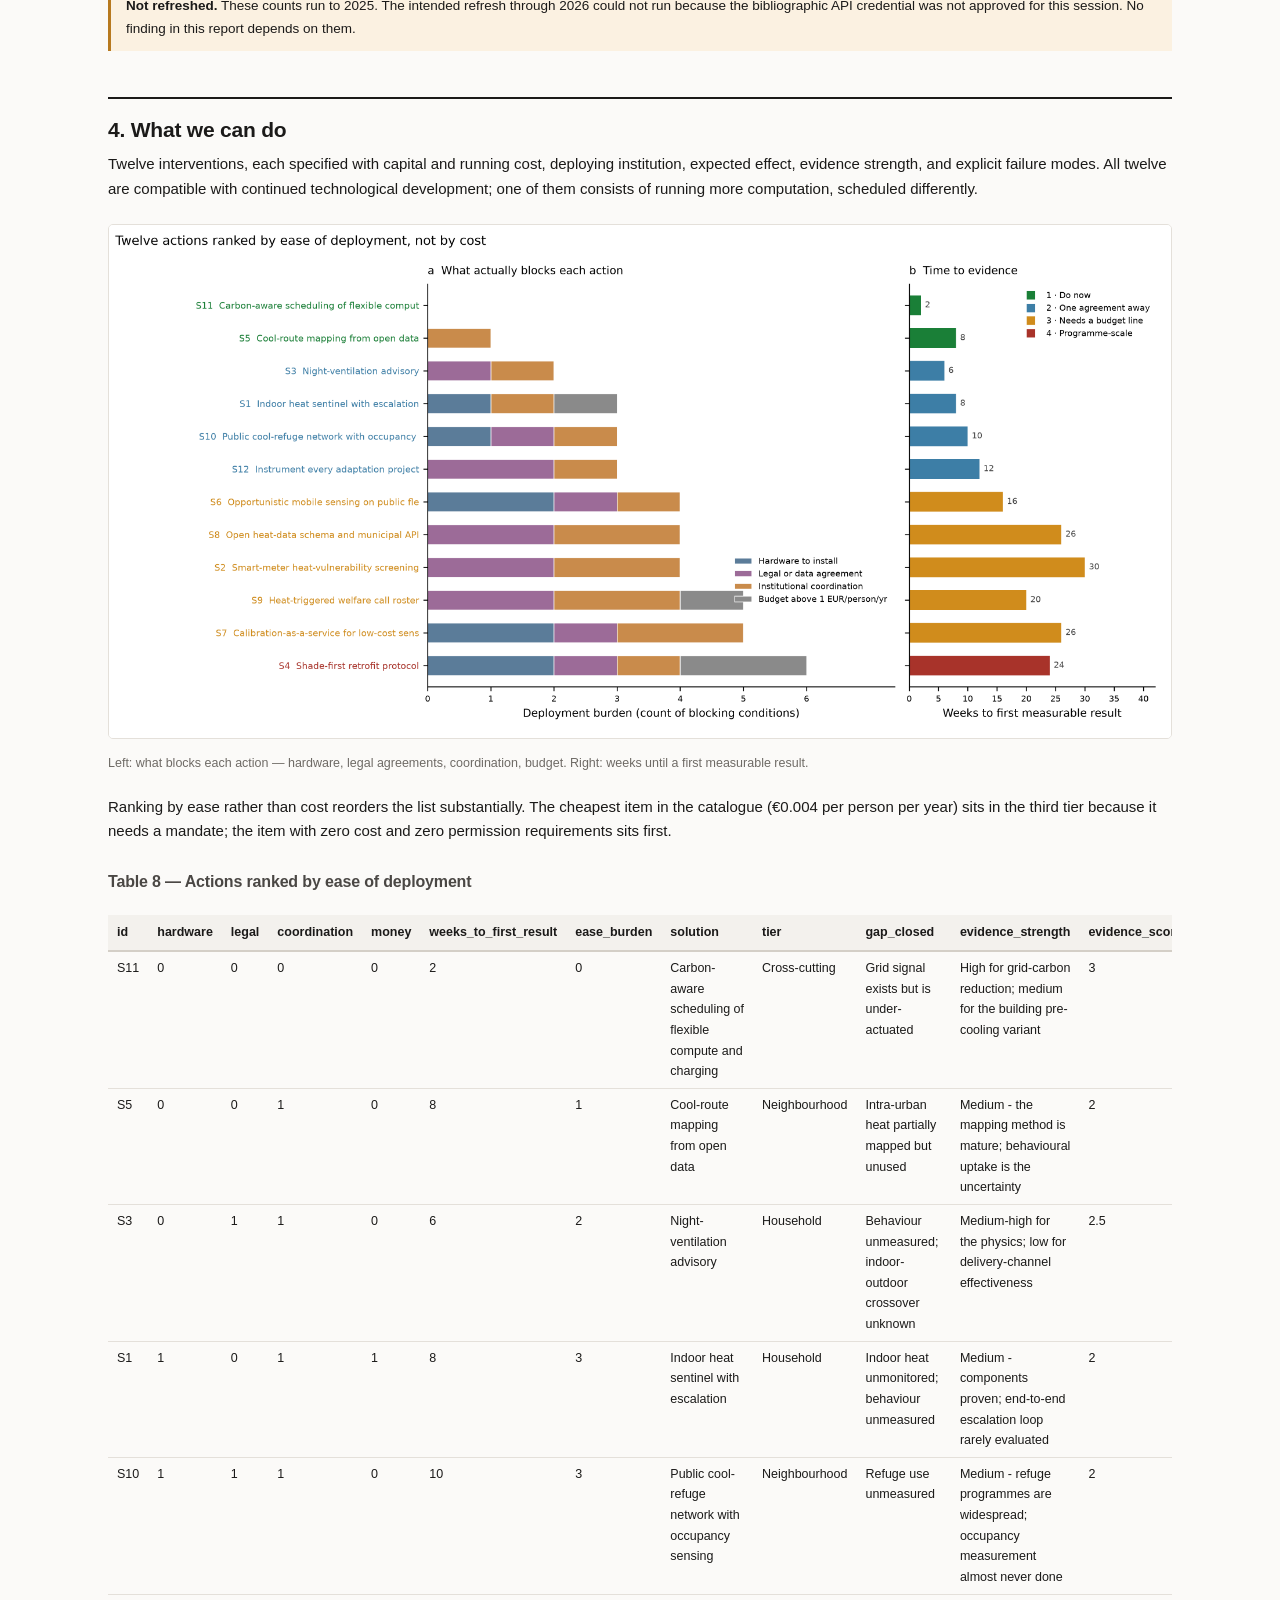
<file: site/report.html>
<!doctype html><html lang="en"><head><meta charset="utf-8">
<meta name="viewport" content="width=device-width, initial-scale=1">
<title>Digital climate monitoring — consolidated data report</title>
<link rel="stylesheet" href="assets/style.css">
<script src="assets/common.js"></script>
<style>
:root{--bg:#fbfaf8;--surface-2:#f3f1ed;--ink:#1b1a19;--ink-2:#4a4744;--muted:#6e6a65;--line:#e4e0da;
--line-2:#d4cfc7;--accent:#b9381b;--amber:#b7791f;--amber-soft:#fbf1e1;--ok:#1a7046;--cool:#1f5f8b;color-scheme:light}
@media (prefers-color-scheme:dark){:root:not([data-theme="light"]){--bg:#151413;--surface-2:#262422;--ink:#f1eeea;
--ink-2:#cdc8c1;--muted:#9d978f;--line:#34312e;--line-2:#45413c;--accent:#f0714f;--amber:#e8a33d;--amber-soft:#33280f;
--ok:#6cc596;--cool:#7fb6dc;color-scheme:dark}}
:root[data-theme="dark"]{--bg:#151413;--surface-2:#262422;--ink:#f1eeea;--ink-2:#cdc8c1;--muted:#9d978f;--line:#34312e;
--line-2:#45413c;--accent:#f0714f;--amber:#e8a33d;--amber-soft:#33280f;--ok:#6cc596;--cool:#7fb6dc;color-scheme:dark}
*{box-sizing:border-box}
body{margin:0;background:var(--bg);color:var(--ink)}
.report a{color:var(--cool)}
.report{font:15px/1.65 -apple-system,BlinkMacSystemFont,"Segoe UI",Helvetica,Arial,sans-serif;
max-width:1120px;margin:0 auto;padding:40px 16px 90px}
@media (min-width:720px){.report{padding:40px 28px 90px}}
.report h1{font-size:30px;line-height:1.25;margin:0 0 6px;letter-spacing:-.4px}
.report h2{font-size:21px;margin:46px 0 8px;padding-top:18px;border-top:2px solid var(--ink)}
.report h3{font-size:16px;margin:28px 0 6px;color:var(--ink-2)}
.report .sub{color:var(--muted);font-size:14px;margin:0 0 26px}
.report p{margin:10px 0}
.report figure{margin:22px 0} .report figure img{width:100%;border:1px solid var(--line);border-radius:5px}
.report figcaption{font-size:12.5px;color:var(--muted);margin-top:7px;line-height:1.5}
.report table.tbl{border-collapse:collapse;width:100%;font-size:12.5px;margin:12px 0 6px}
.report .tbl th{text-align:left;background:var(--surface-2);padding:7px 9px;border-bottom:2px solid var(--line-2);
font-weight:600;vertical-align:bottom}
.report .tbl td{padding:6px 9px;border-bottom:1px solid var(--line);vertical-align:top}
.report .tbl tr:hover td{background:var(--surface-2)}
.report .tbl-wrap{overflow-x:auto;margin:12px 0}
.report .kpis{display:grid;grid-template-columns:repeat(auto-fit,minmax(168px,1fr));gap:12px;margin:22px 0}
.report .kpi{background:transparent;border:1px solid var(--line);border-left:4px solid var(--accent);border-radius:4px;padding:11px 13px}
.report .kpi .n{font-size:25px;font-weight:650;letter-spacing:-.5px}
.report .kpi .l{font-size:11.5px;color:var(--muted);line-height:1.4;margin-top:3px}
.report .kpi.g{border-left-color:var(--ok)} .report .kpi.a{border-left-color:var(--amber)}
.report .note{background:var(--surface-2);color:var(--ink);border-left:3px solid var(--line-2);border-radius:0;
padding:11px 15px;margin:18px 0;font-size:13.5px}
.report .warn{background:var(--amber-soft);border-left:3px solid var(--amber)}
.report .lede{font-size:16.5px;line-height:1.6}
.report footer{margin-top:54px;padding-top:16px;border-top:1px solid var(--line);font-size:12px;color:var(--muted)}
.report code{background:var(--surface-2);padding:1px 5px;border-radius:3px;font-size:12.5px}
</style></head><body>
<header class="site-header">
  <div class="wrap">
    <a class="brand" href="./"><span class="brand-mark" aria-hidden="true"></span>Climate Heat Monitoring</a>
    <nav class="site-nav" aria-label="Main">
      <a href="./#datasets">Datasets</a>
      <a href="explore.html">Explore</a>
      <a href="report.html" aria-current="page">Report</a>
      <a href="./#use">Use &amp; cite</a>
      <a href="./#maintenance">Maintenance</a>
      <a data-link="repo" href="#">GitHub</a>
    </nav>
    <button class="theme-toggle" type="button" aria-label="Toggle theme">☾</button>
  </div>
</header>
<main class="report">
<h1>Digital climate monitoring: consolidated data report</h1>
<p class="sub">Every dataset gathered in this project, what it shows, how it changed over time, and what follows from it. Nine tables, six figures, 12 costed actions.</p>
<div class="kpis">
<div class="kpi"><div class="n">46</div><div class="l">monitoring systems inventoried across 8 layers</div></div>
<div class="kpi"><div class="n">12 of 46</div><div class="l">are connected to an action; the rest produce data only</div></div>
<div class="kpi"><div class="n">4</div><div class="l">stages of the harm chain are effectively unmeasured</div></div>
<div class="kpi g"><div class="n">333,108</div><div class="l">daily temperature records analysed, 12 cities, 1950–2025</div></div>
<div class="kpi a"><div class="n">6.5×</div><div class="l">increase in nights above 25 °C, 1960s to 2020s</div></div>
<div class="kpi g"><div class="n">9 of 12</div><div class="l">proposed actions cost under €1 per person per year</div></div>
</div>
<div class="note"><strong>How to read this.</strong> Sections 1–3 are evidence: what exists, what it misses, and how the climate signal moved. Sections 4–5 are response: what to do, ranked by how hard it is to start. Section 6 states what would prove the argument wrong. Every table here can be searched, filtered and downloaded as CSV in the <a href="explore.html">data explorer</a>, and the whole set is bundled in <a href="data/climate-heat-monitoring-data.zip">one zip</a>.</div>
<h2>1. What is being monitored</h2>
<p>Forty-six operational systems were inventoried across eight layers, each scored on resolution, latency, openness, funding model, and — the column that turned out to matter most — whether the output is wired to any actuator that changes a physical outcome without a human choosing to act.</p>
<figure><img src="figures/monitoring_landscape.png" alt="Left: monitoring systems by layer, split by whether the output triggers an action. Right: severity of the observation gap at each stage of the chain from emission to health outcome."><figcaption>Left: monitoring systems by layer, split by whether the output triggers an action. Right: severity of the observation gap at each stage of the chain from emission to health outcome.</figcaption></figure>
<p>The split is the finding. Space-based greenhouse-gas observation and urban environmental sensing — 18 systems between them — trigger nothing at all. The layers that do act (regulatory reporting, grid telemetry, hazard warning) act because a regulation or a market obliges them to, not because the sensing is better.</p>
<h3>Table 1 — Monitoring systems by layer</h3>
<div class="tbl-wrap"><table class="dataframe tbl">
  <thead>
    <tr style="text-align: right;">
      <th></th>
      <th>Systems</th>
      <th>Connected to an action</th>
      <th>Data only</th>
    </tr>
    <tr>
      <th>Layer</th>
      <th></th>
      <th></th>
      <th></th>
    </tr>
  </thead>
  <tbody>
    <tr>
      <th>Urban and environmental</th>
      <td>10</td>
      <td>0</td>
      <td>10</td>
    </tr>
    <tr>
      <th>Regulatory MRV</th>
      <td>8</td>
      <td>4</td>
      <td>4</td>
    </tr>
    <tr>
      <th>Space-based GHG</th>
      <td>8</td>
      <td>0</td>
      <td>8</td>
    </tr>
    <tr>
      <th>Hazard early warning</th>
      <td>7</td>
      <td>3</td>
      <td>4</td>
    </tr>
    <tr>
      <th>Grid and energy</th>
      <td>5</td>
      <td>3</td>
      <td>2</td>
    </tr>
    <tr>
      <th>Buildings and indoor</th>
      <td>3</td>
      <td>1</td>
      <td>2</td>
    </tr>
    <tr>
      <th>Mobility and opportunistic</th>
      <td>3</td>
      <td>0</td>
      <td>3</td>
    </tr>
    <tr>
      <th>Finance and accountability</th>
      <td>2</td>
      <td>1</td>
      <td>1</td>
    </tr>
  </tbody>
</table></div>
<h3>Table 2 — Full inventory (46 systems)</h3>
<div class="tbl-wrap"><table class="dataframe tbl">
  <thead>
    <tr style="text-align: right;">
      <th>layer</th>
      <th>system</th>
      <th>operator</th>
      <th>geographic_scope</th>
      <th>what_it_measures</th>
      <th>spatial_resolution</th>
      <th>revisit_or_latency</th>
      <th>open_data</th>
      <th>funding_model</th>
      <th>coupled_to_actuator</th>
      <th>maturity</th>
      <th>notes_and_provenance</th>
    </tr>
  </thead>
  <tbody>
    <tr>
      <td>Space-based GHG</td>
      <td>Sentinel-5P TROPOMI</td>
      <td>ESA / Copernicus</td>
      <td>Global</td>
      <td>Column CH4, NO2, CO, SO2, aerosol</td>
      <td>5.5 x 7 km</td>
      <td>Daily global; L2 within ~5 h (NRTI)</td>
      <td>Fully open</td>
      <td>EU public (Copernicus)</td>
      <td>No</td>
      <td>Operational since 2017</td>
      <td>Workhorse for global methane super-emitter screening; too coarse for individual small sources. https://sentinels.copernicus.eu</td>
    </tr>
    <tr>
      <td>Space-based GHG</td>
      <td>GHGSat constellation</td>
      <td>GHGSat Inc (commercial)</td>
      <td>Global tasked</td>
      <td>Facility-level CH4 plumes</td>
      <td>~25 m</td>
      <td>Tasked; days</td>
      <td>Partial (subset via IMEO)</td>
      <td>Commercial + public contracts</td>
      <td>No</td>
      <td>Operational</td>
      <td>High-resolution point-source attribution; most data behind commercial licence.</td>
    </tr>
    <tr>
      <td>Space-based GHG</td>
      <td>MethaneSAT</td>
      <td>EDF / MethaneSAT LLC</td>
      <td>Global targeted basins</td>
      <td>Basin-scale + point CH4</td>
      <td>~100 x 400 m</td>
      <td>Targeted; weeks</td>
      <td>Open (stated policy)</td>
      <td>Philanthropic (Bezos Earth Fund et al)</td>
      <td>No</td>
      <td>Launched 2024; mission lost contact 2025</td>
      <td>Data policy was open; mission failure illustrates fragility of single-satellite dependence.</td>
    </tr>
    <tr>
      <td>Space-based GHG</td>
      <td>Carbon Mapper / Tanager-1</td>
      <td>Carbon Mapper coalition + Planet</td>
      <td>Global targeted</td>
      <td>CH4 and CO2 plumes</td>
      <td>~30 m</td>
      <td>Targeted</td>
      <td>Open portal</td>
      <td>Philanthropic + public</td>
      <td>No</td>
      <td>Operational since 2024</td>
      <td>Public plume portal is a rare example of open point-source attribution.</td>
    </tr>
    <tr>
      <td>Space-based GHG</td>
      <td>EMIT</td>
      <td>NASA JPL (ISS)</td>
      <td>+/-52 deg latitude</td>
      <td>Mineral dust + opportunistic CH4/CO2 plumes</td>
      <td>~60 m</td>
      <td>Opportunistic</td>
      <td>Open</td>
      <td>Public (NASA)</td>
      <td>No</td>
      <td>Operational</td>
      <td>Repurposed mineralogy imager; shows value of opportunistic reuse of existing assets.</td>
    </tr>
    <tr>
      <td>Space-based GHG</td>
      <td>CO2M (Copernicus Anthropogenic CO2 Monitoring)</td>
      <td>ESA / EU</td>
      <td>Global</td>
      <td>Anthropogenic CO2 column</td>
      <td>~2 x 2 km</td>
      <td>Planned near-daily</td>
      <td>Planned open</td>
      <td>EU public</td>
      <td>Designed to feed EU MRV</td>
      <td>Launch planned ~2027</td>
      <td>Intended as the observational backbone of Paris Agreement global stocktake verification.</td>
    </tr>
    <tr>
      <td>Space-based GHG</td>
      <td>OCO-2 / OCO-3</td>
      <td>NASA</td>
      <td>Global</td>
      <td>Column CO2</td>
      <td>1.3 x 2.3 km</td>
      <td>16-day repeat</td>
      <td>Open</td>
      <td>Public</td>
      <td>No</td>
      <td>Operational</td>
      <td>Science-grade but sparse sampling; not a compliance instrument.</td>
    </tr>
    <tr>
      <td>Space-based GHG</td>
      <td>GOSAT / GOSAT-2</td>
      <td>JAXA / NIES</td>
      <td>Global</td>
      <td>CO2 CH4 column</td>
      <td>~10 km</td>
      <td>3-day</td>
      <td>Open on registration</td>
      <td>Public (Japan)</td>
      <td>No</td>
      <td>Operational</td>
      <td>Longest continuous space GHG record (since 2009).</td>
    </tr>
    <tr>
      <td>Regulatory MRV</td>
      <td>UNEP IMEO Methane Alert and Response System (MARS)</td>
      <td>UNEP</td>
      <td>Global</td>
      <td>Satellite-detected methane plumes routed to operators/governments</td>
      <td>Source-level</td>
      <td>Notification within days-weeks</td>
      <td>Partial (public data platform)</td>
      <td>UN + donor</td>
      <td>Yes - notification, but response voluntary</td>
      <td>Operational since 2022</td>
      <td>Documented low response rate to notifications is the central weakness: detection without obligation.</td>
    </tr>
    <tr>
      <td>Regulatory MRV</td>
      <td>OGMP 2.0</td>
      <td>UNEP / industry</td>
      <td>Company-level global</td>
      <td>Reported CH4 emissions at 5 levels of rigour</td>
      <td>Asset-level</td>
      <td>Annual</td>
      <td>Company reports public</td>
      <td>Voluntary industry</td>
      <td>No</td>
      <td>Operational</td>
      <td>Level 4/5 requires measurement-based reporting; adoption uneven outside signatories.</td>
    </tr>
    <tr>
      <td>Regulatory MRV</td>
      <td>EU Methane Regulation (EU) 2024/1787</td>
      <td>European Commission</td>
      <td>EU + importers</td>
      <td>LDAR surveys, venting/flaring records, import intensity</td>
      <td>Asset-level</td>
      <td>Periodic surveys; phased 2025-2030</td>
      <td>Aggregates public</td>
      <td>Regulatory (operator-funded)</td>
      <td>Yes - mandates repair deadlines</td>
      <td>Phasing in</td>
      <td>Rare case where measurement is legally bound to a required action and timeline.</td>
    </tr>
    <tr>
      <td>Regulatory MRV</td>
      <td>EU CSRD / ESRS E1</td>
      <td>European Commission / EFRAG</td>
      <td>EU large companies</td>
      <td>Scope 1-3 GHG + transition plan disclosure</td>
      <td>Entity-level</td>
      <td>Annual</td>
      <td>Public filings</td>
      <td>Regulatory</td>
      <td>No</td>
      <td>Phasing in; scope narrowed by Omnibus 2025</td>
      <td>Disclosure volume rising while assurance capacity and comparability lag.</td>
    </tr>
    <tr>
      <td>Regulatory MRV</td>
      <td>EU CBAM</td>
      <td>European Commission</td>
      <td>EU imports</td>
      <td>Embedded carbon in imported goods</td>
      <td>Product-level</td>
      <td>Quarterly reports; definitive regime 2026</td>
      <td>Aggregates</td>
      <td>Regulatory</td>
      <td>Yes - financial levy</td>
      <td>Transitional to definitive</td>
      <td>Creates first large-scale demand for verified product-level carbon data across borders.</td>
    </tr>
    <tr>
      <td>Regulatory MRV</td>
      <td>EU ETS / ETS2 MRV</td>
      <td>European Commission + member states</td>
      <td>EU</td>
      <td>Verified installation emissions</td>
      <td>Installation-level</td>
      <td>Annual verified</td>
      <td>Registry public</td>
      <td>Regulatory</td>
      <td>Yes - allowance surrender</td>
      <td>Operational; ETS2 from 2027</td>
      <td>Most mature emissions-to-consequence coupling in existence.</td>
    </tr>
    <tr>
      <td>Regulatory MRV</td>
      <td>UNFCCC Enhanced Transparency Framework (BTR)</td>
      <td>UNFCCC parties</td>
      <td>Global</td>
      <td>National inventories</td>
      <td>National</td>
      <td>Biennial</td>
      <td>Public</td>
      <td>Treaty</td>
      <td>No</td>
      <td>First BTRs due 2024-25</td>
      <td>Self-reported; independent atmospheric verification still largely absent.</td>
    </tr>
    <tr>
      <td>Regulatory MRV</td>
      <td>Climate TRACE</td>
      <td>Climate TRACE coalition</td>
      <td>Global</td>
      <td>Modelled asset-level emissions from satellite + AI</td>
      <td>Facility-level</td>
      <td>Annual/monthly updates</td>
      <td>Fully open</td>
      <td>Philanthropic</td>
      <td>No</td>
      <td>Operational</td>
      <td>Fills gap where official inventories are late or missing; estimates not legally recognised.</td>
    </tr>
    <tr>
      <td>Grid and energy</td>
      <td>EU smart electricity meters</td>
      <td>DSOs / member states</td>
      <td>EU</td>
      <td>Household electricity consumption</td>
      <td>Household</td>
      <td>15-min to daily</td>
      <td>No (privacy-held by DSO)</td>
      <td>Regulated asset base</td>
      <td>Partly - enables demand response</td>
      <td>~60 percent EU rollout</td>
      <td>Enormous latent sensing network already installed; almost no public-health or climate-adaptation use.</td>
    </tr>
    <tr>
      <td>Grid and energy</td>
      <td>ENTSO-E Transparency Platform</td>
      <td>ENTSO-E</td>
      <td>EU</td>
      <td>Generation, load, cross-border flows, prices</td>
      <td>Bidding zone</td>
      <td>Hourly - near real time</td>
      <td>Fully open</td>
      <td>Regulated</td>
      <td>No</td>
      <td>Operational</td>
      <td>Excellent open data layer; the model to copy for other domains.</td>
    </tr>
    <tr>
      <td>Grid and energy</td>
      <td>Electricity Maps / ElectricityMap</td>
      <td>Private (freemium)</td>
      <td>Global</td>
      <td>Real-time grid carbon intensity</td>
      <td>Zone</td>
      <td>Hourly</td>
      <td>Freemium</td>
      <td>Commercial</td>
      <td>Yes - carbon-aware scheduling APIs</td>
      <td>Operational</td>
      <td>Enables shifting flexible compute and charging to low-carbon hours.</td>
    </tr>
    <tr>
      <td>Grid and energy</td>
      <td>WattTime</td>
      <td>WattTime (nonprofit)</td>
      <td>Global</td>
      <td>Marginal emissions signal</td>
      <td>Grid region</td>
      <td>5-min</td>
      <td>Freemium</td>
      <td>Nonprofit</td>
      <td>Yes - automated emissions reduction</td>
      <td>Operational</td>
      <td>Demonstrates monitoring wired directly to actuators (thermostats, EV chargers).</td>
    </tr>
    <tr>
      <td>Grid and energy</td>
      <td>Carbon-aware compute schedulers</td>
      <td>Google / Microsoft / open source</td>
      <td>Global datacentres</td>
      <td>Deferrable workload timing</td>
      <td>Datacentre</td>
      <td>Sub-hourly</td>
      <td>Partially documented</td>
      <td>Corporate</td>
      <td>Yes</td>
      <td>Operational</td>
      <td>Proof that digital monitoring can cut emissions without cutting technology output.</td>
    </tr>
    <tr>
      <td>Urban and environmental</td>
      <td>Copernicus Land Surface Temperature (Sentinel-3 SLSTR)</td>
      <td>ESA / Copernicus</td>
      <td>Global</td>
      <td>Land surface temperature</td>
      <td>1 km</td>
      <td>~Daily</td>
      <td>Fully open</td>
      <td>EU public</td>
      <td>No</td>
      <td>Operational</td>
      <td>Free UHI mapping input for any municipality; underused by small cities.</td>
    </tr>
    <tr>
      <td>Urban and environmental</td>
      <td>Landsat 8/9 TIRS</td>
      <td>USGS / NASA</td>
      <td>Global</td>
      <td>Thermal surface temperature</td>
      <td>100 m (resampled 30 m)</td>
      <td>16-day</td>
      <td>Fully open</td>
      <td>Public</td>
      <td>No</td>
      <td>Operational</td>
      <td>Highest free spatial resolution thermal - basis for cool-route mapping.</td>
    </tr>
    <tr>
      <td>Urban and environmental</td>
      <td>ECOSTRESS</td>
      <td>NASA JPL (ISS)</td>
      <td>+/-52 deg</td>
      <td>Surface temperature and evapotranspiration</td>
      <td>~70 m</td>
      <td>Variable diurnal sampling</td>
      <td>Open</td>
      <td>Public</td>
      <td>No</td>
      <td>Operational</td>
      <td>Unique for capturing time-of-day variation in urban heat.</td>
    </tr>
    <tr>
      <td>Urban and environmental</td>
      <td>Netatmo citizen weather network</td>
      <td>Netatmo (Legrand)</td>
      <td>Global crowdsourced</td>
      <td>Air temperature humidity pressure at homes</td>
      <td>Point (dense in cities)</td>
      <td>~10-min</td>
      <td>API with limits</td>
      <td>Consumer hardware sales</td>
      <td>No</td>
      <td>Operational</td>
      <td>Largest de facto urban air-temperature network; biased to affluent households - a documented equity problem.</td>
    </tr>
    <tr>
      <td>Urban and environmental</td>
      <td>Weather Underground / PWS networks</td>
      <td>IBM</td>
      <td>Global</td>
      <td>Amateur weather stations</td>
      <td>Point</td>
      <td>~5-min</td>
      <td>Open API</td>
      <td>Commercial</td>
      <td>No</td>
      <td>Operational</td>
      <td>Quality control is the limiting factor for scientific use.</td>
    </tr>
    <tr>
      <td>Urban and environmental</td>
      <td>SensEURCity</td>
      <td>JRC / EU</td>
      <td>3 EU cities</td>
      <td>Low-cost air quality sensor benchmark</td>
      <td>Point</td>
      <td>Continuous</td>
      <td>Open dataset</td>
      <td>EU research</td>
      <td>No</td>
      <td>Completed dataset</td>
      <td>Key reference for calibrating low-cost sensors against reference instruments.</td>
    </tr>
    <tr>
      <td>Urban and environmental</td>
      <td>European street-level urban air temperature compilation</td>
      <td>Academic consortium</td>
      <td>Europe</td>
      <td>Harmonised street-level air temperature</td>
      <td>Point</td>
      <td>Historic compilation</td>
      <td>Open dataset</td>
      <td>Research grant</td>
      <td>No</td>
      <td>Published 2026</td>
      <td>Shows that dozens of city networks exist but were never interoperable until compiled post hoc.</td>
    </tr>
    <tr>
      <td>Urban and environmental</td>
      <td>I-UHI Innsbruck</td>
      <td>University of Innsbruck</td>
      <td>Innsbruck</td>
      <td>Dense urban heat island observation</td>
      <td>Point network</td>
      <td>Continuous</td>
      <td>Research</td>
      <td>Research grant</td>
      <td>No</td>
      <td>Active project</td>
      <td>Typical grant-funded city network - high quality but finite lifespan.</td>
    </tr>
    <tr>
      <td>Urban and environmental</td>
      <td>Urban digital twins (e.g. Destination Earth DestinE)</td>
      <td>EU / ECMWF / ESA / EUMETSAT</td>
      <td>EU</td>
      <td>Coupled Earth system + urban simulation</td>
      <td>km to sub-km</td>
      <td>On-demand</td>
      <td>Partly open</td>
      <td>EU public</td>
      <td>No</td>
      <td>Building out</td>
      <td>High capability but high cost; little uptake by small municipalities so far.</td>
    </tr>
    <tr>
      <td>Urban and environmental</td>
      <td>Copernicus Urban Atlas</td>
      <td>EEA</td>
      <td>EU cities</td>
      <td>Land cover, imperviousness, tree cover</td>
      <td>10 m</td>
      <td>~3-yearly</td>
      <td>Fully open</td>
      <td>EU public</td>
      <td>No</td>
      <td>Operational</td>
      <td>Free input for shade and greening prioritisation.</td>
    </tr>
    <tr>
      <td>Hazard early warning</td>
      <td>Copernicus Emergency Management Service</td>
      <td>EU</td>
      <td>Global on activation</td>
      <td>Rapid mapping of floods fires</td>
      <td>Variable</td>
      <td>Hours on activation</td>
      <td>Open products</td>
      <td>EU public</td>
      <td>Yes - civil protection</td>
      <td>Operational</td>
      <td>Activation-driven; not continuous.</td>
    </tr>
    <tr>
      <td>Hazard early warning</td>
      <td>EFFIS European Forest Fire Information System</td>
      <td>EU JRC</td>
      <td>Europe + neighbourhood</td>
      <td>Fire danger forecast burnt area</td>
      <td>~8 km forecast</td>
      <td>Daily</td>
      <td>Open</td>
      <td>EU public</td>
      <td>Yes - preparedness levels</td>
      <td>Operational</td>
      <td>Strong example of forecast-to-action coupling in civil protection.</td>
    </tr>
    <tr>
      <td>Hazard early warning</td>
      <td>National Heat-Health Warning Systems</td>
      <td>Member state health ministries / met services</td>
      <td>Most EU states</td>
      <td>Forecast heat thresholds</td>
      <td>Region</td>
      <td>Daily forecast 1-3 days</td>
      <td>Public alerts</td>
      <td>National public</td>
      <td>Yes in principle - plan activation</td>
      <td>Operational but uneven</td>
      <td>Coverage exists nearly everywhere; effectiveness varies widely and evaluation is sparse.</td>
    </tr>
    <tr>
      <td>Hazard early warning</td>
      <td>Copernicus C3S European Heat and Health service</td>
      <td>ECMWF / C3S</td>
      <td>Europe</td>
      <td>Heat stress indices (UTCI)</td>
      <td>~9-25 km</td>
      <td>Daily to seasonal</td>
      <td>Open</td>
      <td>EU public</td>
      <td>No</td>
      <td>Operational</td>
      <td>Provides the index layer; last-mile delivery to at-risk individuals is the gap.</td>
    </tr>
    <tr>
      <td>Hazard early warning</td>
      <td>EuroMOMO</td>
      <td>EU mortality monitoring network</td>
      <td>~28 European countries</td>
      <td>Weekly all-cause excess mortality</td>
      <td>National/regional</td>
      <td>Weekly (1-2 week lag)</td>
      <td>Open charts</td>
      <td>Public health</td>
      <td>No</td>
      <td>Operational</td>
      <td>The only continent-wide outcome signal - but too lagged to steer a live heatwave response.</td>
    </tr>
    <tr>
      <td>Hazard early warning</td>
      <td>WMO/WHO Global Heat Health Information Network</td>
      <td>WMO + WHO</td>
      <td>Global</td>
      <td>Guidance and coordination</td>
      <td>—</td>
      <td>—</td>
      <td>Open guidance</td>
      <td>UN</td>
      <td>No</td>
      <td>Operational</td>
      <td>Norm-setting rather than sensing.</td>
    </tr>
    <tr>
      <td>Hazard early warning</td>
      <td>Lancet Countdown indicators</td>
      <td>Academic consortium</td>
      <td>Global</td>
      <td>Heat exposure vulnerability and health indicators</td>
      <td>Country</td>
      <td>Annual</td>
      <td>Open</td>
      <td>Research/philanthropic</td>
      <td>No</td>
      <td>Operational</td>
      <td>Annual retrospective; useful for accountability not operations.</td>
    </tr>
    <tr>
      <td>Buildings and indoor</td>
      <td>EU Energy Performance of Buildings Directive (EPBD 2024 recast)</td>
      <td>European Commission</td>
      <td>EU</td>
      <td>Energy performance certificates, renovation passports, indoor environmental quality provisions</td>
      <td>Building</td>
      <td>At certification events</td>
      <td>Registers partly public</td>
      <td>Regulatory</td>
      <td>Partly - triggers renovation requirements</td>
      <td>Transposition to 2026-2030</td>
      <td>First EU instrument to name indoor environmental quality monitoring; implementation still nascent.</td>
    </tr>
    <tr>
      <td>Buildings and indoor</td>
      <td>Smart thermostats (Nest Tado Netatmo etc)</td>
      <td>Private vendors</td>
      <td>Global consumer</td>
      <td>Indoor temperature and setpoint</td>
      <td>Room</td>
      <td>Minutes</td>
      <td>Vendor-held</td>
      <td>Consumer + subscription</td>
      <td>Yes - HVAC control</td>
      <td>Mature in north; low penetration in southern rental stock</td>
      <td>Indoor temperature data exists at scale but is commercially siloed and skewed to owners of heating/cooling systems.</td>
    </tr>
    <tr>
      <td>Buildings and indoor</td>
      <td>Social housing indoor monitoring pilots</td>
      <td>Municipalities / housing associations</td>
      <td>Scattered pilots</td>
      <td>Indoor temperature and humidity</td>
      <td>Dwelling</td>
      <td>Continuous</td>
      <td>Rarely public</td>
      <td>Project grants</td>
      <td>Rarely</td>
      <td>Pilot stage</td>
      <td>No systematic EU-wide indoor heat surveillance in vulnerable housing exists.</td>
    </tr>
    <tr>
      <td>Mobility and opportunistic</td>
      <td>Mobile sensing from transit fleets</td>
      <td>Various research projects</td>
      <td>Scattered</td>
      <td>Air temperature and pollutants from buses/trams</td>
      <td>Route-level transects</td>
      <td>Continuous while in service</td>
      <td>Rarely public</td>
      <td>Research</td>
      <td>No</td>
      <td>Pilot to early operational</td>
      <td>Cheapest route to dense spatial coverage; underexploited in southern Europe.</td>
    </tr>
    <tr>
      <td>Mobility and opportunistic</td>
      <td>Vehicle-fleet ambient temperature telemetry</td>
      <td>Automotive OEMs</td>
      <td>Global</td>
      <td>Ambient temperature from in-car sensors</td>
      <td>Road network</td>
      <td>Continuous</td>
      <td>Not public</td>
      <td>Commercial</td>
      <td>No</td>
      <td>Exists but closed</td>
      <td>Millions of moving thermometers already deployed; data locked in OEM clouds.</td>
    </tr>
    <tr>
      <td>Mobility and opportunistic</td>
      <td>Smartphone-derived population presence</td>
      <td>Telecoms / MNO analytics</td>
      <td>Global</td>
      <td>Where people are and when</td>
      <td>Cell/grid</td>
      <td>Near real time</td>
      <td>Aggregates sometimes sold</td>
      <td>Commercial</td>
      <td>No</td>
      <td>Operational</td>
      <td>Would enable exposure-weighted heat risk; privacy governance is the blocker not the technology.</td>
    </tr>
    <tr>
      <td>Finance and accountability</td>
      <td>TCFD / ISSB IFRS S2</td>
      <td>ISSB</td>
      <td>Adopting jurisdictions</td>
      <td>Climate-related financial disclosure</td>
      <td>Entity</td>
      <td>Annual</td>
      <td>Public filings</td>
      <td>Regulatory/voluntary</td>
      <td>No</td>
      <td>Adoption spreading</td>
      <td>Converging disclosure baseline; still self-reported.</td>
    </tr>
    <tr>
      <td>Finance and accountability</td>
      <td>Carbon credit MRV (Verra Gold Standard digital MRV)</td>
      <td>Registries</td>
      <td>Global projects</td>
      <td>Project-level removals/reductions</td>
      <td>Project</td>
      <td>Periodic</td>
      <td>Registry public</td>
      <td>Market</td>
      <td>Yes - credit issuance</td>
      <td>Operational and contested</td>
      <td>Digital MRV is being adopted to address documented over-crediting; verification independence remains the issue.</td>
    </tr>
  </tbody>
</table></div>
<h2>2. What the monitoring misses</h2>
<p>Walking the causal chain from emission to health outcome and scoring how well each stage is observed produces four stages at severity 5 — essentially unmeasured.</p>
<figure><img src="figures/how_heat_harms.png" alt="The harm pathway in plain language. Green: well observed. Red: not observed. The blind band sits exactly where a person could still be helped."><figcaption>The harm pathway in plain language. Green: well observed. Red: not observed. The blind band sits exactly where a person could still be helped.</figcaption></figure>
<h3>Table 3 — Gap matrix</h3>
<div class="tbl-wrap"><table class="dataframe tbl">
  <thead>
    <tr style="text-align: right;">
      <th>stage</th>
      <th>question_the_data_should_answer</th>
      <th>observation_density</th>
      <th>latency</th>
      <th>who_can_see_it</th>
      <th>coupled_to_action</th>
      <th>gap_severity_0to5</th>
      <th>evidence_for_the_gap</th>
    </tr>
  </thead>
  <tbody>
    <tr>
      <td>Emission - large point sources</td>
      <td>Which facilities are leaking right now</td>
      <td>High</td>
      <td>Days</td>
      <td>Public and regulators</td>
      <td>Partial</td>
      <td>1</td>
      <td>Sentinel-5P, GHGSat, Carbon Mapper, EMIT and IMEO MARS give near-global screening; EU Methane Regulation adds repair deadlines from 2025.</td>
    </tr>
    <tr>
      <td>Emission - diffuse and small sources</td>
      <td>What are the many small emitters below detection limit doing</td>
      <td>Low</td>
      <td>—</td>
      <td>Nobody</td>
      <td>No</td>
      <td>4</td>
      <td>Satellite detection limits sit far above the per-source rate of distributed sources (small leaks, agriculture, domestic combustion); inventories fill the gap with modelled factors, not measurements.</td>
    </tr>
    <tr>
      <td>Emission - response to detection</td>
      <td>Was a detected leak actually fixed</td>
      <td>Very low</td>
      <td>Undefined</td>
      <td>Nobody systematically</td>
      <td>No</td>
      <td>5</td>
      <td>Partly revised: UNEP's satellite alert programme reports 40+ super-emitters curbed since 2023, and IEA Global Methane Tracker 2026 plus Nature Communications 2026 on super-emitter duration now quantify how long leaks persist. A response pathway exists; a public verified repair record still does not.</td>
    </tr>
    <tr>
      <td>Concentration and climate state</td>
      <td>What is the atmosphere doing</td>
      <td>Very high</td>
      <td>Hours</td>
      <td>Fully public</td>
      <td>—</td>
      <td>0</td>
      <td>ERA5, Copernicus C3S, GOSAT, OCO, ground networks (ICOS). This is the best-observed layer in the whole chain.</td>
    </tr>
    <tr>
      <td>Hazard - outdoor heat forecast</td>
      <td>Will it be dangerously hot in three days</td>
      <td>High</td>
      <td>Daily</td>
      <td>Public</td>
      <td>Yes via warnings</td>
      <td>1</td>
      <td>C3S heat and health service, national met services, UTCI indices are operational across Europe.</td>
    </tr>
    <tr>
      <td>Hazard - intra-urban heat</td>
      <td>Which streets and neighbourhoods are hottest</td>
      <td>Medium in rich cities; low elsewhere</td>
      <td>Days to weeks</td>
      <td>Researchers mostly</td>
      <td>No</td>
      <td>3</td>
      <td>Landsat/Sentinel-3 surface temperature is free but surface temperature is not air temperature; street-level air-temperature networks exist in dozens of European cities but were only made interoperable retrospectively by a 2026 compilation, and coverage is grant-dependent.</td>
    </tr>
    <tr>
      <td>Hazard - indoor heat</td>
      <td>How hot is it inside the room where a vulnerable person sleeps</td>
      <td>Near zero</td>
      <td>—</td>
      <td>Nobody</td>
      <td>No</td>
      <td>5</td>
      <td>Still unmeasured at population scale in southern Europe, but 2026 pilots now exist elsewhere (City of Miami heat-sensor programme; Dutch crowdsourced indoor observations, QJRMS 2026; Boulder mobile homes, Environ. Res. Commun. 2026; New Zealand vulnerable households 2026). Feasibility is demonstrated; deployment and coupling are not.</td>
    </tr>
    <tr>
      <td>Exposure</td>
      <td>Who is where when it is hot</td>
      <td>Low for the purpose</td>
      <td>Near real time but inaccessible</td>
      <td>Telecom and OEM clouds</td>
      <td>No</td>
      <td>4</td>
      <td>Mobile-network presence data and vehicle-fleet ambient temperature telemetry exist commercially but are not fused with hazard data for public health. Blocker is governance not technology.</td>
    </tr>
    <tr>
      <td>Vulnerability</td>
      <td>Which specific individuals are at risk in this building tonight</td>
      <td>Fragmented</td>
      <td>Static registers</td>
      <td>Health and social services in silos</td>
      <td>Rarely</td>
      <td>4</td>
      <td>Vulnerable-person registers exist in some municipalities but are rarely linked to live hazard feeds; identification of at-risk individuals is the recurring weak point in heat-plan evaluations.</td>
    </tr>
    <tr>
      <td>Intervention - passive</td>
      <td>Do homes have shutters shading or reflective roofs</td>
      <td>Very low</td>
      <td>—</td>
      <td>Nobody</td>
      <td>No</td>
      <td>4</td>
      <td>EPBD energy performance certificates capture insulation and heating but external solar protection and summer overheating risk are weakly represented in most national certificate schemes.</td>
    </tr>
    <tr>
      <td>Intervention - active</td>
      <td>Is cooling available and affordable and being used</td>
      <td>Low</td>
      <td>—</td>
      <td>DSOs hold proxy data</td>
      <td>No</td>
      <td>3</td>
      <td>Smart meters record the electrical signature of cooling at ~15-minute resolution for a majority of EU households, but the data is not used for heat-vulnerability detection.</td>
    </tr>
    <tr>
      <td>Behaviour</td>
      <td>Did people receive understand and act on the warning</td>
      <td>Near zero</td>
      <td>—</td>
      <td>Nobody</td>
      <td>No</td>
      <td>5</td>
      <td>Heat-plan evaluations repeatedly find that plans exist nearly everywhere yet mortality persists; the missing measurement is whether the last mile - individual receipt and action - happened at all.</td>
    </tr>
    <tr>
      <td>Outcome - mortality</td>
      <td>How many people died from this heatwave</td>
      <td>Medium</td>
      <td>1-2 weeks lag</td>
      <td>Public</td>
      <td>No</td>
      <td>3</td>
      <td>EuroMOMO gives weekly excess mortality and the 2024 Nature Medicine analysis quantified heat-related deaths, but the lag means outcome data cannot steer a live response - only post-hoc accountability.</td>
    </tr>
    <tr>
      <td>Outcome - morbidity</td>
      <td>How many people were harmed but did not die</td>
      <td>Low</td>
      <td>Weeks to months</td>
      <td>Partially</td>
      <td>No</td>
      <td>4</td>
      <td>Emergency-department and ambulance data are rarely syndromically linked to heat in near real time outside a few national systems.</td>
    </tr>
    <tr>
      <td>Accountability - adaptation spend</td>
      <td>Did adaptation money reduce measured exposure</td>
      <td>Very low</td>
      <td>Annual at best</td>
      <td>Auditors</td>
      <td>No</td>
      <td>5</td>
      <td>Adaptation projects are almost never instrumented for before-and-after measurement of the exposure they were funded to reduce; monitoring budgets are capital-heavy and end with the project grant.</td>
    </tr>
  </tbody>
</table></div>
<div class="note"><strong>Updated October 2026.</strong> Two rows changed. Indoor heat monitoring is no longer unproven — 2026 brought a Dutch crowdsourced study (<em>QJRMS</em>), work on Boulder mobile homes (<em>Environ. Res. Commun.</em>), a New Zealand household study, and a municipal sensor programme in Miami. And on methane, a UN satellite alert programme reports 40+ super-emitters curbed since 2023. Both gaps remain open — feasibility is now demonstrated, deployment and coupling are not — so the severity scores are unchanged while the evidence column is rewritten.</div>
<h2>3. How it changed</h2>
<p>Daily maximum and minimum temperatures were pulled from ERA5 reanalysis for twelve southern European cities over 1950–2025 (333,108 city-days), and indicators computed per city-year.</p>
<figure><img src="figures/what_changed.png" alt="Left: heat indicators by decade, relative to the 1960s. Middle: change in warm nights, last 15 years against the 15 before. Right: annual publication counts by research theme (log scale)."><figcaption>Left: heat indicators by decade, relative to the 1960s. Middle: change in warm nights, last 15 years against the 15 before. Right: annual publication counts by research theme (log scale).</figcaption></figure>
<h3>3.1 The extremes moved faster than the averages</h3>
<p>Between the 1960s and the 2020s, nights above 20 °C rose 1.5× while nights above <em>25 °C</em> rose 6.5× and days above 35 °C 2.7×. The further into the tail you look, the faster the growth — which is why averages understate the change people actually feel. The 2020s row covers 2020–2025 only.</p>
<h3>Table 4 — Decadal means across all twelve cities</h3>
<table class="dataframe tbl">
  <thead>
    <tr style="text-align: right;">
      <th></th>
      <th>tropical_nights_20</th>
      <th>days_over_35</th>
      <th>longest_tn20_run</th>
      <th>torrid_nights_25</th>
      <th>cdd_18</th>
    </tr>
    <tr>
      <th>decade</th>
      <th></th>
      <th></th>
      <th></th>
      <th></th>
      <th></th>
    </tr>
  </thead>
  <tbody>
    <tr>
      <th>1960</th>
      <td>45.9</td>
      <td>8.1</td>
      <td>21.2</td>
      <td>1.1</td>
      <td>738</td>
    </tr>
    <tr>
      <th>1970</th>
      <td>37.8</td>
      <td>4.7</td>
      <td>17</td>
      <td>0.6</td>
      <td>643</td>
    </tr>
    <tr>
      <th>1980</th>
      <td>46.6</td>
      <td>8.5</td>
      <td>21.9</td>
      <td>1.2</td>
      <td>752.8</td>
    </tr>
    <tr>
      <th>1990</th>
      <td>53.3</td>
      <td>8.5</td>
      <td>25.9</td>
      <td>1.7</td>
      <td>789.8</td>
    </tr>
    <tr>
      <th>2000</th>
      <td>58.2</td>
      <td>11.8</td>
      <td>28</td>
      <td>2.7</td>
      <td>862</td>
    </tr>
    <tr>
      <th>2010</th>
      <td>63.4</td>
      <td>13.9</td>
      <td>32.6</td>
      <td>3.8</td>
      <td>910.2</td>
    </tr>
    <tr>
      <th>2020</th>
      <td>69.3</td>
      <td>21.6</td>
      <td>38.6</td>
      <td>7.2</td>
      <td>1,012</td>
    </tr>
  </tbody>
</table>
<h3>3.2 The last fifteen years</h3>
<p>Comparing 2011–2025 against 1996–2010: warm nights increased in 10 of 12 cities (mean +9.3 nights/year), the longest unbroken warm-night run in 11 of 12, and days above 35 °C in 11 of 12. Lisbon and Cordoba are the exceptions on warm nights, both slightly down. Rome (+20.5 nights) and Madrid (+19.0) moved most — both starting from a historically low base, which is why a tripling there still leaves them below Valletta's absolute level.</p>
<h3>Table 5 — Change by city, last 15 years vs the previous 15</h3>
<table class="dataframe tbl">
  <thead>
    <tr style="text-align: right;">
      <th></th>
      <th>tn20_1996_2010</th>
      <th>tn20_2011_2025</th>
      <th>run_1996_2010</th>
      <th>run_2011_2025</th>
      <th>d35_1996_2010</th>
      <th>d35_2011_2025</th>
      <th>tn20_change</th>
      <th>run_change</th>
      <th>d35_change</th>
    </tr>
    <tr>
      <th>city</th>
      <th></th>
      <th></th>
      <th></th>
      <th></th>
      <th></th>
      <th></th>
      <th></th>
      <th></th>
      <th></th>
    </tr>
  </thead>
  <tbody>
    <tr>
      <th>Rome</th>
      <td>26.6</td>
      <td>47.1</td>
      <td>9.5</td>
      <td>20.1</td>
      <td>1.5</td>
      <td>14.3</td>
      <td>20.5</td>
      <td>10.6</td>
      <td>12.8</td>
    </tr>
    <tr>
      <th>Madrid</th>
      <td>15.8</td>
      <td>34.8</td>
      <td>5.5</td>
      <td>12.7</td>
      <td>10.9</td>
      <td>25.8</td>
      <td>19</td>
      <td>7.2</td>
      <td>14.9</td>
    </tr>
    <tr>
      <th>Barcelona</th>
      <td>44.5</td>
      <td>60.9</td>
      <td>20.8</td>
      <td>24.5</td>
      <td>0.1</td>
      <td>0.5</td>
      <td>16.4</td>
      <td>3.7</td>
      <td>0.4</td>
    </tr>
    <tr>
      <th>Athens</th>
      <td>77.7</td>
      <td>88.5</td>
      <td>35.4</td>
      <td>51.6</td>
      <td>14.3</td>
      <td>17.7</td>
      <td>10.8</td>
      <td>16.2</td>
      <td>3.4</td>
    </tr>
    <tr>
      <th>Naples</th>
      <td>51</td>
      <td>60.5</td>
      <td>21.2</td>
      <td>23.9</td>
      <td>0.3</td>
      <td>1.5</td>
      <td>9.5</td>
      <td>2.7</td>
      <td>1.2</td>
    </tr>
    <tr>
      <th>Palermo</th>
      <td>87.7</td>
      <td>96.9</td>
      <td>44.3</td>
      <td>63.3</td>
      <td>4.5</td>
      <td>3.3</td>
      <td>9.2</td>
      <td>19</td>
      <td>-1.2</td>
    </tr>
    <tr>
      <th>Seville</th>
      <td>64.6</td>
      <td>73.3</td>
      <td>22.9</td>
      <td>28</td>
      <td>41.5</td>
      <td>59.3</td>
      <td>8.7</td>
      <td>5.1</td>
      <td>17.8</td>
    </tr>
    <tr>
      <th>Marseille</th>
      <td>35.6</td>
      <td>43.8</td>
      <td>13.4</td>
      <td>14</td>
      <td>0</td>
      <td>0.2</td>
      <td>8.2</td>
      <td>0.6</td>
      <td>0.2</td>
    </tr>
    <tr>
      <th>Valletta</th>
      <td>125.7</td>
      <td>132</td>
      <td>99.9</td>
      <td>109.9</td>
      <td>0</td>
      <td>2.1</td>
      <td>6.3</td>
      <td>10</td>
      <td>2.1</td>
    </tr>
    <tr>
      <th>Thessaloniki</th>
      <td>68.5</td>
      <td>72.6</td>
      <td>28.1</td>
      <td>36.3</td>
      <td>7.1</td>
      <td>11.2</td>
      <td>4.1</td>
      <td>8.2</td>
      <td>4.1</td>
    </tr>
    <tr>
      <th>Lisbon</th>
      <td>11.5</td>
      <td>11</td>
      <td>3.9</td>
      <td>3.4</td>
      <td>0.7</td>
      <td>2.9</td>
      <td>-0.5</td>
      <td>-0.5</td>
      <td>2.2</td>
    </tr>
    <tr>
      <th>Cordoba</th>
      <td>69.7</td>
      <td>68.9</td>
      <td>26.3</td>
      <td>30.4</td>
      <td>49.7</td>
      <td>64.3</td>
      <td>-0.8</td>
      <td>4.1</td>
      <td>14.6</td>
    </tr>
  </tbody>
</table>
<h3>3.3 The full trend record</h3>
<figure><img src="figures/heat_exposure_figure.png" alt="Measured heat exposure, 1950–2025. (a) warm nights rising in every city; (b) the recovery gap — consecutive warm nights; (c) day vs night warming rates; (d) hot-day burden then and now."><figcaption>Measured heat exposure, 1950–2025. (a) warm nights rising in every city; (b) the recovery gap — consecutive warm nights; (c) day vs night warming rates; (d) hot-day burden then and now.</figcaption></figure>
<div class="warn note"><strong>A result that contradicted our expectation.</strong> We set out expecting nights to be warming faster than days. They are not: summer maxima rise at 0.35 °C/decade against 0.23 for minima, with days faster in 11 of 12 cities. We report it as found. The case for focusing on nights survives on distribution rather than rate — night minima sit close to the threshold at which the body cannot recover, so the slower trend crosses that line on far more nights than the faster daytime trend crosses 40 °C.</div>
<h3>Table 6 — Trends and period means by city</h3>
<div class="tbl-wrap"><table class="dataframe tbl">
  <thead>
    <tr style="text-align: right;">
      <th>city</th>
      <th>days_over_35_per_decade</th>
      <th>days_over_35_p</th>
      <th>days_over_35_1961_1990</th>
      <th>days_over_35_1996_2025</th>
      <th>days_over_40_per_decade</th>
      <th>days_over_40_p</th>
      <th>days_over_40_1961_1990</th>
      <th>days_over_40_1996_2025</th>
      <th>tropical_nights_20_per_decade</th>
      <th>tropical_nights_20_p</th>
      <th>tropical_nights_20_1961_1990</th>
      <th>tropical_nights_20_1996_2025</th>
      <th>torrid_nights_25_per_decade</th>
      <th>torrid_nights_25_p</th>
      <th>torrid_nights_25_1961_1990</th>
      <th>torrid_nights_25_1996_2025</th>
      <th>cdd_18_per_decade</th>
      <th>cdd_18_p</th>
      <th>cdd_18_1961_1990</th>
      <th>cdd_18_1996_2025</th>
      <th>mean_tmax_JJA_per_decade</th>
      <th>mean_tmax_JJA_p</th>
      <th>mean_tmax_JJA_1961_1990</th>
      <th>mean_tmax_JJA_1996_2025</th>
      <th>mean_tmin_JJA_per_decade</th>
      <th>mean_tmin_JJA_p</th>
      <th>mean_tmin_JJA_1961_1990</th>
      <th>mean_tmin_JJA_1996_2025</th>
      <th>tn20_ratio</th>
      <th>over35_ratio</th>
      <th>longest_tn20_run_per_decade</th>
      <th>longest_tn20_run_1961_1990</th>
      <th>longest_tn20_run_1996_2025</th>
    </tr>
  </thead>
  <tbody>
    <tr>
      <td>Athens</td>
      <td>1.46</td>
      <td>0</td>
      <td>7.5</td>
      <td>16</td>
      <td>0.05</td>
      <td>0.33</td>
      <td>0.3</td>
      <td>0.6</td>
      <td>3.01</td>
      <td>0</td>
      <td>61.2</td>
      <td>83.1</td>
      <td>1.32</td>
      <td>0</td>
      <td>0.8</td>
      <td>5.7</td>
      <td>26.46</td>
      <td>0</td>
      <td>985.2</td>
      <td>1,147.7</td>
      <td>0.18</td>
      <td>0</td>
      <td>30.9</td>
      <td>32.2</td>
      <td>0.21</td>
      <td>0</td>
      <td>20.5</td>
      <td>21.7</td>
      <td>1.36</td>
      <td>2.13</td>
      <td>2.99</td>
      <td>24.4</td>
      <td>43.5</td>
    </tr>
    <tr>
      <td>Barcelona</td>
      <td>0.07</td>
      <td>0</td>
      <td>0</td>
      <td>0.3</td>
      <td>0</td>
      <td>—</td>
      <td>0</td>
      <td>0</td>
      <td>5.59</td>
      <td>0</td>
      <td>29.1</td>
      <td>52.7</td>
      <td>0.05</td>
      <td>0.03</td>
      <td>0</td>
      <td>0.2</td>
      <td>39.98</td>
      <td>0</td>
      <td>457.8</td>
      <td>636.5</td>
      <td>0.37</td>
      <td>0</td>
      <td>25.1</td>
      <td>26.9</td>
      <td>0.29</td>
      <td>0</td>
      <td>18.5</td>
      <td>19.8</td>
      <td>1.81</td>
      <td>—</td>
      <td>2.84</td>
      <td>11.1</td>
      <td>22.6</td>
    </tr>
    <tr>
      <td>Cordoba</td>
      <td>3.9</td>
      <td>0</td>
      <td>36.2</td>
      <td>57</td>
      <td>1.37</td>
      <td>0</td>
      <td>1.7</td>
      <td>7.1</td>
      <td>2.42</td>
      <td>0</td>
      <td>56.2</td>
      <td>69.3</td>
      <td>0.65</td>
      <td>0</td>
      <td>1.3</td>
      <td>4.2</td>
      <td>41.78</td>
      <td>0</td>
      <td>1,094.4</td>
      <td>1,317.9</td>
      <td>0.39</td>
      <td>0</td>
      <td>32.9</td>
      <td>35.1</td>
      <td>0.23</td>
      <td>0</td>
      <td>19.7</td>
      <td>21</td>
      <td>1.23</td>
      <td>1.57</td>
      <td>1.55</td>
      <td>17.3</td>
      <td>28.4</td>
    </tr>
    <tr>
      <td>Lisbon</td>
      <td>0.45</td>
      <td>0</td>
      <td>0.1</td>
      <td>1.8</td>
      <td>0.04</td>
      <td>0.03</td>
      <td>0</td>
      <td>0.1</td>
      <td>0.9</td>
      <td>0</td>
      <td>9.4</td>
      <td>11.3</td>
      <td>0.05</td>
      <td>0</td>
      <td>0</td>
      <td>0.2</td>
      <td>29.71</td>
      <td>0</td>
      <td>347.3</td>
      <td>460.1</td>
      <td>0.37</td>
      <td>0</td>
      <td>24.6</td>
      <td>26</td>
      <td>0.11</td>
      <td>0</td>
      <td>17.2</td>
      <td>17.8</td>
      <td>1.2</td>
      <td>18</td>
      <td>0.19</td>
      <td>3.7</td>
      <td>3.7</td>
    </tr>
    <tr>
      <td>Madrid</td>
      <td>3.35</td>
      <td>0</td>
      <td>5.3</td>
      <td>18.4</td>
      <td>0.11</td>
      <td>0</td>
      <td>0</td>
      <td>0.4</td>
      <td>4.46</td>
      <td>0</td>
      <td>7.9</td>
      <td>25.3</td>
      <td>0.05</td>
      <td>0.04</td>
      <td>0</td>
      <td>0.2</td>
      <td>49.33</td>
      <td>0</td>
      <td>580.6</td>
      <td>788.6</td>
      <td>0.49</td>
      <td>0</td>
      <td>29.1</td>
      <td>31.3</td>
      <td>0.41</td>
      <td>0</td>
      <td>16</td>
      <td>17.8</td>
      <td>3.2</td>
      <td>3.47</td>
      <td>1.48</td>
      <td>3.2</td>
      <td>9.1</td>
    </tr>
    <tr>
      <td>Marseille</td>
      <td>0.03</td>
      <td>0.12</td>
      <td>0</td>
      <td>0.1</td>
      <td>0</td>
      <td>—</td>
      <td>0</td>
      <td>0</td>
      <td>3.92</td>
      <td>0</td>
      <td>21.4</td>
      <td>39.7</td>
      <td>0.02</td>
      <td>0.34</td>
      <td>0.1</td>
      <td>0.1</td>
      <td>29.4</td>
      <td>0</td>
      <td>466.1</td>
      <td>605.2</td>
      <td>0.3</td>
      <td>0</td>
      <td>25.7</td>
      <td>27.1</td>
      <td>0.24</td>
      <td>0</td>
      <td>18.1</td>
      <td>19.3</td>
      <td>1.86</td>
      <td>—</td>
      <td>1.16</td>
      <td>8.5</td>
      <td>13.7</td>
    </tr>
    <tr>
      <td>Naples</td>
      <td>0.22</td>
      <td>0</td>
      <td>0.1</td>
      <td>0.9</td>
      <td>0</td>
      <td>—</td>
      <td>0</td>
      <td>0</td>
      <td>3.9</td>
      <td>0</td>
      <td>33.2</td>
      <td>55.7</td>
      <td>0.15</td>
      <td>0.02</td>
      <td>0</td>
      <td>0.7</td>
      <td>34.75</td>
      <td>0</td>
      <td>574.7</td>
      <td>757.1</td>
      <td>0.35</td>
      <td>0</td>
      <td>26.7</td>
      <td>28.5</td>
      <td>0.23</td>
      <td>0</td>
      <td>18.8</td>
      <td>20.1</td>
      <td>1.68</td>
      <td>9</td>
      <td>2.18</td>
      <td>10.2</td>
      <td>22.5</td>
    </tr>
    <tr>
      <td>Palermo</td>
      <td>0.42</td>
      <td>0.01</td>
      <td>2</td>
      <td>3.9</td>
      <td>0.04</td>
      <td>0.03</td>
      <td>0</td>
      <td>0.2</td>
      <td>2.26</td>
      <td>0</td>
      <td>78.2</td>
      <td>92.3</td>
      <td>0.89</td>
      <td>0</td>
      <td>2.1</td>
      <td>6.4</td>
      <td>30.19</td>
      <td>0</td>
      <td>864.6</td>
      <td>1,018.7</td>
      <td>0.2</td>
      <td>0</td>
      <td>28.2</td>
      <td>29.3</td>
      <td>0.17</td>
      <td>0</td>
      <td>20.8</td>
      <td>21.8</td>
      <td>1.18</td>
      <td>1.95</td>
      <td>3.28</td>
      <td>37.6</td>
      <td>53.8</td>
    </tr>
    <tr>
      <td>Rome</td>
      <td>1.93</td>
      <td>0</td>
      <td>0.4</td>
      <td>7.9</td>
      <td>0.01</td>
      <td>0.11</td>
      <td>0</td>
      <td>0</td>
      <td>5.5</td>
      <td>0</td>
      <td>13.2</td>
      <td>36.8</td>
      <td>0.08</td>
      <td>0</td>
      <td>0</td>
      <td>0.3</td>
      <td>47.61</td>
      <td>0</td>
      <td>519.3</td>
      <td>750.6</td>
      <td>0.54</td>
      <td>0</td>
      <td>27.3</td>
      <td>30</td>
      <td>0.33</td>
      <td>0</td>
      <td>17.4</td>
      <td>19.1</td>
      <td>2.79</td>
      <td>19.75</td>
      <td>2.28</td>
      <td>5</td>
      <td>14.8</td>
    </tr>
    <tr>
      <td>Seville</td>
      <td>3.48</td>
      <td>0</td>
      <td>31.5</td>
      <td>50.4</td>
      <td>1.24</td>
      <td>0</td>
      <td>0.9</td>
      <td>5.9</td>
      <td>3.93</td>
      <td>0</td>
      <td>50.3</td>
      <td>68.9</td>
      <td>0.78</td>
      <td>0</td>
      <td>0.3</td>
      <td>3.6</td>
      <td>42.85</td>
      <td>0</td>
      <td>1,051.2</td>
      <td>1,274</td>
      <td>0.35</td>
      <td>0</td>
      <td>32.6</td>
      <td>34.6</td>
      <td>0.26</td>
      <td>0</td>
      <td>19.4</td>
      <td>20.8</td>
      <td>1.37</td>
      <td>1.6</td>
      <td>2.16</td>
      <td>14.9</td>
      <td>25.5</td>
    </tr>
    <tr>
      <td>Thessaloniki</td>
      <td>1.04</td>
      <td>0</td>
      <td>2.5</td>
      <td>9.1</td>
      <td>0.02</td>
      <td>0.35</td>
      <td>0</td>
      <td>0.2</td>
      <td>1.73</td>
      <td>0.03</td>
      <td>51.6</td>
      <td>70.6</td>
      <td>0.47</td>
      <td>0.01</td>
      <td>1.3</td>
      <td>4.4</td>
      <td>18.38</td>
      <td>0</td>
      <td>791.7</td>
      <td>944.4</td>
      <td>0.23</td>
      <td>0</td>
      <td>29.2</td>
      <td>30.9</td>
      <td>0.13</td>
      <td>0</td>
      <td>20.1</td>
      <td>21.3</td>
      <td>1.37</td>
      <td>3.64</td>
      <td>1.6</td>
      <td>18.5</td>
      <td>32.2</td>
    </tr>
    <tr>
      <td>Valletta</td>
      <td>0.3</td>
      <td>0</td>
      <td>0</td>
      <td>1</td>
      <td>0.04</td>
      <td>0.11</td>
      <td>0</td>
      <td>0.1</td>
      <td>2.5</td>
      <td>0</td>
      <td>114.9</td>
      <td>128.8</td>
      <td>2.71</td>
      <td>0</td>
      <td>6</td>
      <td>20.1</td>
      <td>46.19</td>
      <td>0</td>
      <td>844.8</td>
      <td>1,062.5</td>
      <td>0.42</td>
      <td>0</td>
      <td>25.6</td>
      <td>27.4</td>
      <td>0.15</td>
      <td>0</td>
      <td>22.2</td>
      <td>23.1</td>
      <td>1.12</td>
      <td>—</td>
      <td>2.44</td>
      <td>89.1</td>
      <td>104.9</td>
    </tr>
  </tbody>
</table></div>
<h3>3.4 Research attention</h3>
<p>Publication counts per theme, 2015–2025, from a structured bibliographic query. Every theme grew; the newest ones grew from near-zero bases, which says more about when a term entered use than about how much is known. Carbon-aware computing went from single digits to a few hundred papers a year; low-cost urban temperature sensing grew roughly tenfold.</p>
<h3>Table 7 — Publications per year by theme</h3>
<div class="tbl-wrap"><table class="dataframe tbl">
  <thead>
    <tr style="text-align: right;">
      <th>year</th>
      <th>satellite_methane_detection</th>
      <th>digital_MRV</th>
      <th>low_cost_urban_temperature</th>
      <th>heat_health_early_warning</th>
      <th>urban_digital_twin</th>
      <th>indoor_overheating</th>
      <th>passive_cooling_shading</th>
      <th>carbon_aware_computing</th>
    </tr>
  </thead>
  <tbody>
    <tr>
      <td>2015</td>
      <td>972</td>
      <td>14</td>
      <td>35</td>
      <td>442</td>
      <td>10</td>
      <td>1072</td>
      <td>5541</td>
      <td>10</td>
    </tr>
    <tr>
      <td>2016</td>
      <td>1220</td>
      <td>8</td>
      <td>56</td>
      <td>518</td>
      <td>14</td>
      <td>1147</td>
      <td>5953</td>
      <td>7</td>
    </tr>
    <tr>
      <td>2017</td>
      <td>1299</td>
      <td>10</td>
      <td>98</td>
      <td>502</td>
      <td>36</td>
      <td>1524</td>
      <td>6944</td>
      <td>5</td>
    </tr>
    <tr>
      <td>2018</td>
      <td>1394</td>
      <td>20</td>
      <td>133</td>
      <td>626</td>
      <td>138</td>
      <td>1544</td>
      <td>7403</td>
      <td>6</td>
    </tr>
    <tr>
      <td>2019</td>
      <td>1566</td>
      <td>12</td>
      <td>184</td>
      <td>764</td>
      <td>397</td>
      <td>1986</td>
      <td>8777</td>
      <td>15</td>
    </tr>
    <tr>
      <td>2020</td>
      <td>1812</td>
      <td>28</td>
      <td>316</td>
      <td>1005</td>
      <td>1032</td>
      <td>2332</td>
      <td>10354</td>
      <td>20</td>
    </tr>
    <tr>
      <td>2021</td>
      <td>2193</td>
      <td>23</td>
      <td>368</td>
      <td>1278</td>
      <td>2038</td>
      <td>2557</td>
      <td>11572</td>
      <td>29</td>
    </tr>
    <tr>
      <td>2022</td>
      <td>2473</td>
      <td>43</td>
      <td>438</td>
      <td>1478</td>
      <td>3840</td>
      <td>2584</td>
      <td>11809</td>
      <td>41</td>
    </tr>
    <tr>
      <td>2023</td>
      <td>2869</td>
      <td>44</td>
      <td>509</td>
      <td>2027</td>
      <td>6300</td>
      <td>3232</td>
      <td>14753</td>
      <td>96</td>
    </tr>
    <tr>
      <td>2024</td>
      <td>2820</td>
      <td>65</td>
      <td>542</td>
      <td>2068</td>
      <td>8228</td>
      <td>3143</td>
      <td>13854</td>
      <td>147</td>
    </tr>
    <tr>
      <td>2025</td>
      <td>3583</td>
      <td>184</td>
      <td>797</td>
      <td>2702</td>
      <td>13821</td>
      <td>4012</td>
      <td>17249</td>
      <td>385</td>
    </tr>
  </tbody>
</table></div>
<div class="warn note"><strong>Not refreshed.</strong> These counts run to 2025. The intended refresh through 2026 could not run because the bibliographic API credential was not approved for this session. No finding in this report depends on them.</div>
<h2>4. What we can do</h2>
<p>Twelve interventions, each specified with capital and running cost, deploying institution, expected effect, evidence strength, and explicit failure modes. All twelve are compatible with continued technological development; one of them consists of running more computation, scheduled differently.</p>
<figure><img src="figures/actions_by_ease.png" alt="Left: what blocks each action — hardware, legal agreements, coordination, budget. Right: weeks until a first measurable result."><figcaption>Left: what blocks each action — hardware, legal agreements, coordination, budget. Right: weeks until a first measurable result.</figcaption></figure>
<p>Ranking by ease rather than cost reorders the list substantially. The cheapest item in the catalogue (€0.004 per person per year) sits in the third tier because it needs a mandate; the item with zero cost and zero permission requirements sits first.</p>
<h3>Table 8 — Actions ranked by ease of deployment</h3>
<div class="tbl-wrap"><table class="dataframe tbl">
  <thead>
    <tr style="text-align: right;">
      <th>id</th>
      <th>hardware</th>
      <th>legal</th>
      <th>coordination</th>
      <th>money</th>
      <th>weeks_to_first_result</th>
      <th>ease_burden</th>
      <th>solution</th>
      <th>tier</th>
      <th>gap_closed</th>
      <th>evidence_strength</th>
      <th>evidence_score</th>
      <th>eur_per_person_year</th>
      <th>ease_tier</th>
    </tr>
  </thead>
  <tbody>
    <tr>
      <td>S11</td>
      <td>0</td>
      <td>0</td>
      <td>0</td>
      <td>0</td>
      <td>2</td>
      <td>0</td>
      <td>Carbon-aware scheduling of flexible compute and charging</td>
      <td>Cross-cutting</td>
      <td>Grid signal exists but is under-actuated</td>
      <td>High for grid-carbon reduction; medium for the building pre-cooling variant</td>
      <td>3</td>
      <td>0</td>
      <td>1 · Do now</td>
    </tr>
    <tr>
      <td>S5</td>
      <td>0</td>
      <td>0</td>
      <td>1</td>
      <td>0</td>
      <td>8</td>
      <td>1</td>
      <td>Cool-route mapping from open data</td>
      <td>Neighbourhood</td>
      <td>Intra-urban heat partially mapped but unused</td>
      <td>Medium - the mapping method is mature; behavioural uptake is the uncertainty</td>
      <td>2</td>
      <td>0.05</td>
      <td>1 · Do now</td>
    </tr>
    <tr>
      <td>S3</td>
      <td>0</td>
      <td>1</td>
      <td>1</td>
      <td>0</td>
      <td>6</td>
      <td>2</td>
      <td>Night-ventilation advisory</td>
      <td>Household</td>
      <td>Behaviour unmeasured; indoor-outdoor crossover unknown</td>
      <td>Medium-high for the physics; low for delivery-channel effectiveness</td>
      <td>2.5</td>
      <td>0.62</td>
      <td>2 · One agreement away</td>
    </tr>
    <tr>
      <td>S1</td>
      <td>1</td>
      <td>0</td>
      <td>1</td>
      <td>1</td>
      <td>8</td>
      <td>3</td>
      <td>Indoor heat sentinel with escalation</td>
      <td>Household</td>
      <td>Indoor heat unmonitored; behaviour unmeasured</td>
      <td>Medium - components proven; end-to-end escalation loop rarely evaluated</td>
      <td>2</td>
      <td>5.62</td>
      <td>2 · One agreement away</td>
    </tr>
    <tr>
      <td>S10</td>
      <td>1</td>
      <td>1</td>
      <td>1</td>
      <td>0</td>
      <td>10</td>
      <td>3</td>
      <td>Public cool-refuge network with occupancy sensing</td>
      <td>Neighbourhood</td>
      <td>Refuge use unmeasured</td>
      <td>Medium - refuge programmes are widespread; occupancy measurement almost never done</td>
      <td>2</td>
      <td>0.68</td>
      <td>2 · One agreement away</td>
    </tr>
    <tr>
      <td>S12</td>
      <td>0</td>
      <td>2</td>
      <td>1</td>
      <td>0</td>
      <td>12</td>
      <td>3</td>
      <td>Instrument every adaptation project</td>
      <td>Cross-cutting</td>
      <td>Adaptation spend not evaluated against measured exposure</td>
      <td>High as a method; the gap is institutional not technical</td>
      <td>3</td>
      <td>0.01</td>
      <td>2 · One agreement away</td>
    </tr>
    <tr>
      <td>S6</td>
      <td>2</td>
      <td>1</td>
      <td>1</td>
      <td>0</td>
      <td>16</td>
      <td>4</td>
      <td>Opportunistic mobile sensing on public fleets</td>
      <td>Neighbourhood</td>
      <td>Intra-urban heat under-sampled</td>
      <td>Medium - demonstrated in research deployments; rarely operationalised</td>
      <td>2</td>
      <td>0.01</td>
      <td>3 · Needs a budget line</td>
    </tr>
    <tr>
      <td>S8</td>
      <td>0</td>
      <td>2</td>
      <td>2</td>
      <td>0</td>
      <td>26</td>
      <td>4</td>
      <td>Open heat-data schema and municipal API</td>
      <td>Cross-cutting</td>
      <td>Networks are non-interoperable; data dies with the project</td>
      <td>High by analogy with ENTSO-E and the 2026 street-level compilation effort</td>
      <td>3</td>
      <td>0</td>
      <td>3 · Needs a budget line</td>
    </tr>
    <tr>
      <td>S2</td>
      <td>0</td>
      <td>2</td>
      <td>2</td>
      <td>0</td>
      <td>30</td>
      <td>4</td>
      <td>Smart-meter heat-vulnerability screening</td>
      <td>Neighbourhood</td>
      <td>Cooling availability and use unmeasured</td>
      <td>Medium - the signal is well established in load-disaggregation literature; the public-health application is largely untested</td>
      <td>2</td>
      <td>0.2</td>
      <td>3 · Needs a budget line</td>
    </tr>
    <tr>
      <td>S9</td>
      <td>0</td>
      <td>2</td>
      <td>2</td>
      <td>1</td>
      <td>20</td>
      <td>5</td>
      <td>Heat-triggered welfare call roster</td>
      <td>Neighbourhood</td>
      <td>Vulnerability data not linked to hazard data</td>
      <td>Medium - plan components are recommended by WHO guidance but evaluation of the individual-contact component is sparse</td>
      <td>2</td>
      <td>12.8</td>
      <td>3 · Needs a budget line</td>
    </tr>
    <tr>
      <td>S7</td>
      <td>2</td>
      <td>1</td>
      <td>2</td>
      <td>0</td>
      <td>26</td>
      <td>5</td>
      <td>Calibration-as-a-service for low-cost sensors</td>
      <td>Cross-cutting</td>
      <td>Low-cost networks not comparable or trusted</td>
      <td>High - co-location calibration is the established method and the European street-level compilation shows the interoperability need</td>
      <td>3</td>
      <td>0.04</td>
      <td>3 · Needs a budget line</td>
    </tr>
    <tr>
      <td>S4</td>
      <td>2</td>
      <td>1</td>
      <td>1</td>
      <td>2</td>
      <td>24</td>
      <td>6</td>
      <td>Shade-first retrofit protocol</td>
      <td>Household</td>
      <td>Passive intervention presence unmeasured</td>
      <td>High for the building physics; medium for population-scale deployment</td>
      <td>3</td>
      <td>43.75</td>
      <td>4 · Programme-scale</td>
    </tr>
  </tbody>
</table></div>
<h3>Table 9 — Full solution catalogue</h3>
<div class="tbl-wrap"><table class="dataframe tbl">
  <thead>
    <tr style="text-align: right;">
      <th>id</th>
      <th>solution</th>
      <th>tier</th>
      <th>gap_closed</th>
      <th>mechanism</th>
      <th>capex_eur_per_unit</th>
      <th>opex_eur_per_unit_per_year</th>
      <th>unit</th>
      <th>who_deploys</th>
      <th>expected_effect</th>
      <th>evidence_strength</th>
      <th>failure_modes</th>
      <th>stops_tech_development</th>
    </tr>
  </thead>
  <tbody>
    <tr>
      <td>S1</td>
      <td>Indoor heat sentinel with escalation</td>
      <td>Household</td>
      <td>Indoor heat unmonitored; behaviour unmeasured</td>
      <td>Sub-30 EUR battery sensor (ESP32 + SHT4x) in the bedroom of an at-risk resident. Reports indoor Tmax/Tmin over LoRaWAN or the household router. Crossing a night threshold (e.g. indoor Tmin &gt; 26 C for 2 nights) triggers an automated welfare call from the municipality, not just a push notification.</td>
      <td>25</td>
      <td>4</td>
      <td>dwelling</td>
      <td>Municipality or housing association</td>
      <td>Converts a population-level forecast into a person-level trigger. Targets the room where most heat deaths occur.</td>
      <td>Medium - components proven; end-to-end escalation loop rarely evaluated</td>
      <td>Alert fatigue; false positives in unoccupied rooms; battery neglect; requires a human on the other end of the call</td>
      <td>No</td>
    </tr>
    <tr>
      <td>S2</td>
      <td>Smart-meter heat-vulnerability screening</td>
      <td>Neighbourhood</td>
      <td>Cooling availability and use unmeasured</td>
      <td>Use existing 15-minute smart-meter data already collected by DSOs. A household with no cooling load signature during a heatwave, in a dwelling flagged as poor thermal quality, with an occupant over 75, is a priority visit. No new hardware.</td>
      <td>0</td>
      <td>0.2</td>
      <td>household screened</td>
      <td>DSO plus municipal social services under a data agreement</td>
      <td>Identifies non-cooling households at scale for the price of a query. Uses infrastructure already paid for.</td>
      <td>Medium - the signal is well established in load-disaggregation literature; the public-health application is largely untested</td>
      <td>Data-protection approval is the whole project; false negatives for households that cool by shading; requires DSO cooperation</td>
      <td>No</td>
    </tr>
    <tr>
      <td>S3</td>
      <td>Night-ventilation advisory</td>
      <td>Household</td>
      <td>Behaviour unmeasured; indoor-outdoor crossover unknown</td>
      <td>Free service that tells a household the exact hour to open and close windows, computed from measured indoor temperature (S1 sensor or a manual reading) and the local outdoor forecast. Delivered by SMS so it works without a smartphone.</td>
      <td>0</td>
      <td>1</td>
      <td>household</td>
      <td>Municipality or met service</td>
      <td>Night ventilation is one of the few cooling measures with zero marginal cost and a measurable effect on indoor Tmin in Mediterranean building stock.</td>
      <td>Medium-high for the physics; low for delivery-channel effectiveness</td>
      <td>Security concerns prevent window-opening at night in some neighbourhoods; noise and air pollution; no benefit when outdoor Tmin stays above indoor</td>
      <td>No</td>
    </tr>
    <tr>
      <td>S4</td>
      <td>Shade-first retrofit protocol</td>
      <td>Household</td>
      <td>Passive intervention presence unmeasured</td>
      <td>Prioritise external shading (rolling shutters, external blinds, awnings) and reflective roof coatings over deep envelope retrofits or AC subsidies. External shading blocks solar gain before it enters; internal blinds do not. Instrument a sample with S1 sensors to measure the actual effect.</td>
      <td>300</td>
      <td>10</td>
      <td>dwelling</td>
      <td>Housing association or subsidy scheme</td>
      <td>External solar protection is the highest-effect low-cost intervention on Mediterranean summer indoor temperature.</td>
      <td>High for the building physics; medium for population-scale deployment</td>
      <td>Heritage and facade restrictions; landlord-tenant split incentive in rental stock; poor installation quality</td>
      <td>No</td>
    </tr>
    <tr>
      <td>S5</td>
      <td>Cool-route mapping from open data</td>
      <td>Neighbourhood</td>
      <td>Intra-urban heat partially mapped but unused</td>
      <td>Combine free Landsat/Sentinel-3 thermal imagery, Copernicus Urban Atlas tree cover, and OpenStreetMap building footprints to compute shaded walking routes and publish them in the municipal routing app. Pure software on open inputs.</td>
      <td>0</td>
      <td>8,000</td>
      <td>city</td>
      <td>Municipality or civic tech group</td>
      <td>Reduces exposure during unavoidable daytime movement for people without cars.</td>
      <td>Medium - the mapping method is mature; behavioural uptake is the uncertainty</td>
      <td>Surface temperature is not the same as felt temperature; routes must be validated on the ground; maintenance after the grant ends</td>
      <td>No</td>
    </tr>
    <tr>
      <td>S6</td>
      <td>Opportunistic mobile sensing on public fleets</td>
      <td>Neighbourhood</td>
      <td>Intra-urban heat under-sampled</td>
      <td>Mount a shielded temperature sensor on buses, trams and municipal waste vehicles. A 60-vehicle bus fleet covers more street kilometres per day than any static network a small city could afford.</td>
      <td>120</td>
      <td>15</td>
      <td>vehicle</td>
      <td>Municipal transport operator</td>
      <td>Dense spatial coverage of street-level air temperature at roughly one percent of the cost of an equivalent static network.</td>
      <td>Medium - demonstrated in research deployments; rarely operationalised</td>
      <td>Radiative heating of the sensor while stationary; engine heat contamination; route bias toward main roads</td>
      <td>No</td>
    </tr>
    <tr>
      <td>S7</td>
      <td>Calibration-as-a-service for low-cost sensors</td>
      <td>Cross-cutting</td>
      <td>Low-cost networks not comparable or trusted</td>
      <td>A regional reference station where any citizen or municipal sensor can be co-located for two weeks before and after deployment, returning a calibration certificate and correction coefficients. Solves the quality problem that keeps cheap networks out of official use.</td>
      <td>40000</td>
      <td>25,000</td>
      <td>region</td>
      <td>Regional environment agency or university</td>
      <td>Turns thousands of existing hobbyist sensors into usable public data. Highest leverage per euro of anything in this list.</td>
      <td>High - co-location calibration is the established method and the European street-level compilation shows the interoperability need</td>
      <td>Requires an institutional home that outlives project funding; drift between calibrations</td>
      <td>No</td>
    </tr>
    <tr>
      <td>S8</td>
      <td>Open heat-data schema and municipal API</td>
      <td>Cross-cutting</td>
      <td>Networks are non-interoperable; data dies with the project</td>
      <td>A minimal published schema (station id, lat, lon, height, shielding type, timestamp, temperature, humidity, calibration reference) that any city network must emit. Modelled on the ENTSO-E transparency platform, which made European electricity data usable.</td>
      <td>15000</td>
      <td>5,000</td>
      <td>region</td>
      <td>Regional or national authority</td>
      <td>Prevents the recurring pattern where every city network is a bespoke silo that must be harmonised retrospectively.</td>
      <td>High by analogy with ENTSO-E and the 2026 street-level compilation effort</td>
      <td>Standards without a mandate are ignored; needs a procurement hook to gain adoption</td>
      <td>No</td>
    </tr>
    <tr>
      <td>S9</td>
      <td>Heat-triggered welfare call roster</td>
      <td>Neighbourhood</td>
      <td>Vulnerability data not linked to hazard data</td>
      <td>Pre-agreed roster linking the national heat warning feed to a call list of registered at-risk residents, with volunteers or social workers assigned in advance. The technology is a spreadsheet and an API subscription; the work is the pre-agreement.</td>
      <td>2000</td>
      <td>12</td>
      <td>person on roster per year</td>
      <td>Municipality with health service</td>
      <td>Closes the last mile that heat-plan evaluations repeatedly identify as the failure point.</td>
      <td>Medium - plan components are recommended by WHO guidance but evaluation of the individual-contact component is sparse</td>
      <td>Consent and data-protection setup; volunteer attrition; register goes stale</td>
      <td>No</td>
    </tr>
    <tr>
      <td>S10</td>
      <td>Public cool-refuge network with occupancy sensing</td>
      <td>Neighbourhood</td>
      <td>Refuge use unmeasured</td>
      <td>Designate existing air-conditioned public buildings (libraries, sports halls, shopping centres under agreement) as cool refuges, publish opening hours in the warning feed, and place a 20 EUR people-counter at the door so use is measured and the network can be adjusted.</td>
      <td>600</td>
      <td>900</td>
      <td>refuge</td>
      <td>Municipality</td>
      <td>Uses cooling capacity that already exists and is already paid for, and measures whether anyone actually comes.</td>
      <td>Medium - refuge programmes are widespread; occupancy measurement almost never done</td>
      <td>Refuges close at night when tropical nights are the risk; transport barrier for the least mobile; stigma</td>
      <td>No</td>
    </tr>
    <tr>
      <td>S11</td>
      <td>Carbon-aware scheduling of flexible compute and charging</td>
      <td>Cross-cutting</td>
      <td>Grid signal exists but is under-actuated</td>
      <td>Shift deferrable workloads - model training, batch jobs, EV charging, water heating, building pre-cooling - to hours of low grid carbon intensity using existing free marginal-emissions APIs. Pre-cooling buildings in the cool early morning also cuts peak-hour demand during heatwaves.</td>
      <td>0</td>
      <td>0</td>
      <td>workload</td>
      <td>Any operator; datacentres municipalities households</td>
      <td>Cuts emissions and heatwave peak load without reducing the amount of computation or cooling delivered. The clearest example of solving climate impact without slowing technology.</td>
      <td>High for grid-carbon reduction; medium for the building pre-cooling variant</td>
      <td>Requires flexible load; grid carbon signal quality varies by zone; rebound if it enables more total consumption</td>
      <td>No - it is the opposite</td>
    </tr>
    <tr>
      <td>S12</td>
      <td>Instrument every adaptation project</td>
      <td>Cross-cutting</td>
      <td>Adaptation spend not evaluated against measured exposure</td>
      <td>Mandate that any publicly funded cooling or greening project spends 1-2 percent of budget on before-and-after measurement at the intervention site, with results published to the open schema (S8).</td>
      <td>0</td>
      <td>0.01</td>
      <td>fraction of project budget</td>
      <td>Funding authority</td>
      <td>Creates the missing evidence base on what actually reduces exposure per euro, which currently has to be inferred from research pilots.</td>
      <td>High as a method; the gap is institutional not technical</td>
      <td>Measurement becomes a compliance box-tick; short measurement windows miss interannual variability</td>
      <td>No</td>
    </tr>
  </tbody>
</table></div>
<h2>5. What it costs</h2>
<figure><img src="figures/solution_cost_impact.png" alt="Estimated annual cost per person covered, proposals against conventional measures, log scale."><figcaption>Estimated annual cost per person covered, proposals against conventional measures, log scale.</figcaption></figure>
<p>9 of the 12 proposals cost under €1 per person per year with capital amortised over five years, against roughly €120 for room air-conditioner subsidies and €600 for deep envelope retrofit. The two most expensive proposals remain well below the conventional measures they partly substitute for.</p>
<h3>Table 10 — Cost comparison including conventional benchmarks</h3>
<table class="dataframe tbl">
  <thead>
    <tr style="text-align: right;">
      <th>id</th>
      <th>label</th>
      <th>eur_per_person_year</th>
      <th>evidence_score</th>
      <th>tier</th>
      <th>kind</th>
    </tr>
  </thead>
  <tbody>
    <tr>
      <td>S1</td>
      <td>Indoor heat sentinel with escalation</td>
      <td>5.62</td>
      <td>2</td>
      <td>Household</td>
      <td>proposed</td>
    </tr>
    <tr>
      <td>S2</td>
      <td>Smart-meter heat-vulnerability screening</td>
      <td>0.2</td>
      <td>2</td>
      <td>Neighbourhood</td>
      <td>proposed</td>
    </tr>
    <tr>
      <td>S3</td>
      <td>Night-ventilation advisory</td>
      <td>0.62</td>
      <td>2.5</td>
      <td>Household</td>
      <td>proposed</td>
    </tr>
    <tr>
      <td>S4</td>
      <td>Shade-first retrofit protocol</td>
      <td>43.75</td>
      <td>3</td>
      <td>Household</td>
      <td>proposed</td>
    </tr>
    <tr>
      <td>S5</td>
      <td>Cool-route mapping from open data</td>
      <td>0.05</td>
      <td>2</td>
      <td>Neighbourhood</td>
      <td>proposed</td>
    </tr>
    <tr>
      <td>S6</td>
      <td>Opportunistic mobile sensing on public fleets</td>
      <td>0.01</td>
      <td>2</td>
      <td>Neighbourhood</td>
      <td>proposed</td>
    </tr>
    <tr>
      <td>S7</td>
      <td>Calibration-as-a-service for low-cost sensors</td>
      <td>0.04</td>
      <td>3</td>
      <td>Cross-cutting</td>
      <td>proposed</td>
    </tr>
    <tr>
      <td>S8</td>
      <td>Open heat-data schema and municipal API</td>
      <td>0</td>
      <td>3</td>
      <td>Cross-cutting</td>
      <td>proposed</td>
    </tr>
    <tr>
      <td>S9</td>
      <td>Heat-triggered welfare call roster</td>
      <td>12.8</td>
      <td>2</td>
      <td>Neighbourhood</td>
      <td>proposed</td>
    </tr>
    <tr>
      <td>S10</td>
      <td>Public cool-refuge network with occupancy sensing</td>
      <td>0.68</td>
      <td>2</td>
      <td>Neighbourhood</td>
      <td>proposed</td>
    </tr>
    <tr>
      <td>S11</td>
      <td>Carbon-aware scheduling of flexible compute and charging</td>
      <td>0</td>
      <td>3</td>
      <td>Cross-cutting</td>
      <td>proposed</td>
    </tr>
    <tr>
      <td>S12</td>
      <td>Instrument every adaptation project</td>
      <td>0.01</td>
      <td>3</td>
      <td>Cross-cutting</td>
      <td>proposed</td>
    </tr>
    <tr>
      <td>—</td>
      <td>Room air-conditioner subsidy</td>
      <td>120</td>
      <td>3</td>
      <td>—</td>
      <td>benchmark</td>
    </tr>
    <tr>
      <td>—</td>
      <td>Deep envelope retrofit</td>
      <td>600</td>
      <td>3</td>
      <td>—</td>
      <td>benchmark</td>
    </tr>
    <tr>
      <td>—</td>
      <td>Large urban greening programme</td>
      <td>18</td>
      <td>2</td>
      <td>—</td>
      <td>benchmark</td>
    </tr>
    <tr>
      <td>—</td>
      <td>City-wide reference-grade sensor network</td>
      <td>1.2</td>
      <td>3</td>
      <td>—</td>
      <td>benchmark</td>
    </tr>
  </tbody>
</table>
<div class="note"><strong>These are engineering estimates, not procurement quotes.</strong> They are built from component prices and coverage assumptions; the coverage denominators carry more uncertainty than the numerators. Use them to separate options differing by two orders of magnitude, not by 30%.</div>
<h2>6. Problems, limits, and what would prove this wrong</h2>
<h3>Problems in the evidence</h3><ul>
<li><strong>Reanalysis is modelled, not observed.</strong> ERA5 assimilates observations into a physical model on a
grid of roughly 30 km. It represents the climate signal at a city's location well; it does not represent the street
the person lives on, and it cannot represent their bedroom.</li>
<li><strong>Thresholds are conventions.</strong> 20 °C for a warm night and 35 °C for a hot day are the standard
European definitions, not physiological constants. Risk is continuous, and the real threshold varies with humidity,
age, medication, and acclimatisation.</li>
<li><strong>Summer-2026 mortality figures are early press estimates</strong> and will be revised as official
statistics catch up. They agree on order of magnitude, which is the only claim made from them here.</li>
<li><strong>Publication counts measure attention, not knowledge.</strong> A theme growing from 7 papers to 209
reflects a term entering circulation as much as a field maturing.</li>
<li><strong>The inventory is a considered sample, not a census.</strong> Forty-six systems chosen for coverage
across layers; the actuator-coupling score is a judgement applied consistently, not a measured quantity.</li>
<li><strong>Ease scores weight four components equally.</strong> In any specific municipality a data-protection
agreement may be trivial or fatal. Re-score locally before committing.</li></ul>
<h3>What would falsify the central claim</h3>
<p>The argument is that the binding constraint is coupling — acting on information — rather than sensing. It would
be wrong if a well-instrumented city with a mature heat plan showed no residual preventable mortality. Current
European evidence points the other way: heat plans are widespread and excess deaths persist through recent summers.</p>
<p>The cheapest falsifiable piece is the indoor-sensor claim. Deploy a few hundred bedroom sensors and test whether
indoor night minima predict individual health events better than the outdoor forecast that currently drives warnings.
If they do not, the household tier of the catalogue collapses and the cross-cutting tier still stands.</p>
<div class="note"><strong>On health.</strong> This report concerns population-level risk and monitoring
design. It is not clinical guidance. Decisions about any individual's care — including anyone a system of this kind
flags as at risk — rest with qualified health professionals who have the full context.</div>
<footer>Sources: ERA5 reanalysis via the Open-Meteo archive (1950–2025, 12 cities); OpenAlex bibliographic
queries (2015–2025); operational documentation for 46 monitoring systems; peer-reviewed and press sources listed in
<em>plain_language_guide.md</em>. Analysis in Python (pandas, scipy, matplotlib). Every table is available as a
standalone CSV in the <a href="explore.html">data explorer</a>, licensed CC BY 4.0. <a href="./">Dataset home</a>.</footer></main></body></html>
</file>
<file: site/assets/style.css>
:root {
  --bg: #fbfaf8;
  --surface: #ffffff;
  --surface-2: #f3f1ed;
  --ink: #1b1a19;
  --ink-2: #4a4744;
  --muted: #6e6a65;
  --line: #e4e0da;
  --line-2: #d4cfc7;
  --accent: #b9381b;
  --accent-ink: #ffffff;
  --accent-soft: #fbe9e3;
  --cool: #1f5f8b;
  --ok: #1a7046;
  --focus: #1f5f8b;
  --mark: #ffe9a8;
  --radius: 10px;
  --shadow: 0 1px 2px rgba(27, 26, 25, .05), 0 4px 16px rgba(27, 26, 25, .05);
  --sans: -apple-system, BlinkMacSystemFont, "Segoe UI", Inter, Helvetica, Arial, sans-serif;
  --serif: "Source Serif 4", Georgia, "Times New Roman", serif;
  --mono: ui-monospace, SFMono-Regular, Menlo, Consolas, monospace;
  color-scheme: light;
}
@media (prefers-color-scheme: dark) {
  :root:not([data-theme="light"]) {
    --bg: #151413; --surface: #1d1c1a; --surface-2: #262422;
    --ink: #f1eeea; --ink-2: #cdc8c1; --muted: #9d978f;
    --line: #34312e; --line-2: #45413c;
    --accent: #f0714f; --accent-ink: #1b1a19; --accent-soft: #3a211a;
    --cool: #7fb6dc; --ok: #6cc596; --focus: #7fb6dc; --mark: #5a4a12;
    --shadow: 0 1px 2px rgba(0, 0, 0, .3);
    color-scheme: dark;
  }
}
:root[data-theme="dark"] {
  --bg: #151413; --surface: #1d1c1a; --surface-2: #262422;
  --ink: #f1eeea; --ink-2: #cdc8c1; --muted: #9d978f;
  --line: #34312e; --line-2: #45413c;
  --accent: #f0714f; --accent-ink: #1b1a19; --accent-soft: #3a211a;
  --cool: #7fb6dc; --ok: #6cc596; --focus: #7fb6dc; --mark: #5a4a12;
  --shadow: 0 1px 2px rgba(0, 0, 0, .3);
  color-scheme: dark;
}

* { box-sizing: border-box; }
html { -webkit-text-size-adjust: 100%; }
body {
  margin: 0; background: var(--bg); color: var(--ink);
  font: 16px/1.6 var(--sans); font-feature-settings: "tnum" 1;
}
a { color: var(--cool); text-underline-offset: 2px; }
a:hover { text-decoration-thickness: 2px; }
:focus-visible { outline: 2px solid var(--focus); outline-offset: 2px; border-radius: 4px; }
img { max-width: 100%; height: auto; }
code, pre { font-family: var(--mono); font-size: .86em; }
code { background: var(--surface-2); padding: 1px 5px; border-radius: 4px; }
pre code { background: none; padding: 0; border-radius: 0; font-size: inherit; }
h1, h2, h3 { line-height: 1.2; letter-spacing: -.01em; }
.visually-hidden { position: absolute; width: 1px; height: 1px; overflow: hidden; clip: rect(0 0 0 0); white-space: nowrap; }

.wrap { max-width: 1180px; margin: 0 auto; padding: 0 16px; }
@media (min-width: 720px) { .wrap { padding: 0 28px; } }

/* ---- header */
.site-header { border-bottom: 1px solid var(--line); background: var(--surface); position: sticky; top: 0; z-index: 20; }
.site-header .wrap { display: flex; align-items: center; gap: 16px; min-height: 58px; flex-wrap: wrap; }
.brand { display: flex; align-items: center; gap: 10px; color: var(--ink); text-decoration: none; font-weight: 650; font-size: 15px; }
.brand-mark { width: 26px; height: 26px; border-radius: 7px; background: linear-gradient(180deg, var(--accent), #e8a33d); flex: none; }
.site-nav { display: flex; gap: 2px; margin-left: auto; flex-wrap: wrap; }
.site-nav a { color: var(--ink-2); text-decoration: none; font-size: 14px; padding: 6px 10px; border-radius: 7px; }
.site-nav a:hover { background: var(--surface-2); color: var(--ink); }
.site-nav a[aria-current="page"] { color: var(--ink); background: var(--surface-2); font-weight: 600; }
@media (max-width: 760px) {
  .site-header .wrap { gap: 0 12px; padding-top: 8px; }
  .site-nav { order: 3; width: 100%; margin: 0 -10px; flex-wrap: nowrap; overflow-x: auto; scrollbar-width: none; padding-bottom: 6px; }
  .site-nav a { flex: none; }
  .theme-toggle { margin-left: auto; }
}
.theme-toggle { border: 1px solid var(--line); background: transparent; color: var(--ink-2); border-radius: 7px; width: 34px; height: 32px; cursor: pointer; font-size: 15px; }

/* ---- buttons & chips */
.btn { display: inline-flex; align-items: center; gap: 8px; font: 600 14px/1 var(--sans); padding: 11px 16px; border-radius: 9px; border: 1px solid var(--line-2); background: var(--surface); color: var(--ink); text-decoration: none; cursor: pointer; white-space: nowrap; }
.btn:hover { border-color: var(--ink-2); }
.btn.primary { background: var(--accent); border-color: var(--accent); color: var(--accent-ink); }
.btn.primary:hover { filter: brightness(1.06); }
.btn.small { padding: 7px 11px; font-size: 13px; border-radius: 7px; }
.btn.ghost { background: transparent; }
.btn .sub { font-weight: 450; color: inherit; opacity: .75; }
.btn[disabled] { opacity: .5; cursor: default; }
.tag { display: inline-block; font-size: 12px; font-weight: 600; letter-spacing: .02em; padding: 3px 9px; border-radius: 99px; background: var(--accent-soft); color: var(--accent); }
.meta { color: var(--muted); font-size: 13.5px; }

/* ---- home */
.hero { padding: 56px 0 40px; border-bottom: 1px solid var(--line); background: var(--surface); }
.hero h1 { font-family: var(--serif); font-weight: 600; font-size: clamp(32px, 5vw, 52px); margin: 16px 0 14px; max-width: 24ch; }
.hero .lede { font-size: clamp(17px, 2vw, 19.5px); color: var(--ink-2); max-width: 62ch; margin: 0 0 26px; }
.hero .actions { display: flex; gap: 10px; flex-wrap: wrap; }
.maintained { display: flex; flex-wrap: wrap; gap: 6px 18px; margin-top: 26px; font-size: 13.5px; color: var(--muted); }
.maintained strong { color: var(--ink-2); font-weight: 600; }
.dot { display: inline-block; width: 8px; height: 8px; border-radius: 50%; background: var(--ok); margin-right: 6px; vertical-align: 1px; box-shadow: 0 0 0 3px color-mix(in srgb, var(--ok) 20%, transparent); }

section.block { padding: 56px 0; border-bottom: 1px solid var(--line); }
section.block > .wrap > h2 { font-family: var(--serif); font-weight: 600; font-size: clamp(25px, 3vw, 32px); margin: 0 0 8px; }
.section-lede { color: var(--ink-2); max-width: 66ch; margin: 0 0 28px; }

.kpis { display: grid; grid-template-columns: repeat(auto-fit, minmax(170px, 1fr)); gap: 12px; margin-top: 36px; }
.kpi { background: var(--bg); border: 1px solid var(--line); border-radius: var(--radius); padding: 14px 16px; }
.kpi .n { font-size: 28px; font-weight: 700; letter-spacing: -.02em; }
.kpi .l { font-size: 13px; color: var(--muted); line-height: 1.4; margin-top: 2px; }

.findings { display: grid; gap: 22px; grid-template-columns: 1fr; }
@media (min-width: 900px) { .findings { grid-template-columns: 1fr 1fr; } }
.finding { background: var(--surface); border: 1px solid var(--line); border-radius: var(--radius); overflow: hidden; display: flex; flex-direction: column; }
.finding .fig { background: #fff; border-bottom: 1px solid var(--line); }
.finding .fig img { display: block; width: 100%; }
.finding .body { padding: 18px 20px 20px; }
.finding h3 { margin: 0 0 6px; font-size: 18px; }
.finding p { margin: 0 0 10px; color: var(--ink-2); font-size: 15px; }
.finding .links { font-size: 14px; display: flex; gap: 14px; flex-wrap: wrap; }

.theme-group { margin-top: 34px; }
.theme-group h3 { font-size: 13px; text-transform: uppercase; letter-spacing: .08em; color: var(--muted); margin: 0 0 4px; }
.theme-group > p { margin: 0 0 14px; color: var(--ink-2); font-size: 14.5px; }
.cards { display: grid; gap: 12px; grid-template-columns: repeat(auto-fill, minmax(290px, 1fr)); }
.card { background: var(--surface); border: 1px solid var(--line); border-radius: var(--radius); padding: 16px 18px; display: flex; flex-direction: column; gap: 8px; }
.card h4 { margin: 0; font-size: 16px; }
.card h4 a { color: var(--ink); text-decoration: none; }
.card h4 a:hover { color: var(--accent); }
.card p { margin: 0; font-size: 14px; color: var(--ink-2); flex: 1; }
.card .stats { font-size: 12.5px; color: var(--muted); font-family: var(--mono); }
.card .row { display: flex; gap: 8px; flex-wrap: wrap; }

.bundle { display: grid; gap: 12px; grid-template-columns: repeat(auto-fit, minmax(240px, 1fr)); }
.bundle a.dl { display: block; text-decoration: none; color: var(--ink); background: var(--surface); border: 1px solid var(--line); border-radius: var(--radius); padding: 16px 18px; }
.bundle a.dl:hover { border-color: var(--accent); }
.bundle a.dl.featured { border-color: var(--accent); box-shadow: inset 0 0 0 1px var(--accent); }
.bundle .t { font-weight: 650; display: block; }
.bundle .d { font-size: 13.5px; color: var(--muted); display: block; margin-top: 2px; }

.split { display: grid; gap: 28px; grid-template-columns: 1fr; }
@media (min-width: 900px) { .split { grid-template-columns: 1fr 1fr; } }
.panel { background: var(--surface); border: 1px solid var(--line); border-radius: var(--radius); padding: 20px 22px; }
.panel h3 { margin: 0 0 10px; font-size: 17px; }
.panel ul { padding-left: 20px; margin: 8px 0; }
.panel li { margin: 6px 0; color: var(--ink-2); }
.panel p { color: var(--ink-2); }
table.plain { width: 100%; border-collapse: collapse; font-size: 14px; }
table.plain th, table.plain td { text-align: left; padding: 8px 10px 8px 0; border-bottom: 1px solid var(--line); vertical-align: top; }
table.plain th { font-weight: 600; color: var(--muted); font-size: 12.5px; text-transform: uppercase; letter-spacing: .05em; }

.code-tabs [role="tablist"] { display: flex; gap: 4px; margin-bottom: -1px; }
.code-tabs [role="tab"] { border: 1px solid var(--line); border-bottom: none; background: var(--surface-2); color: var(--ink-2); padding: 7px 14px; border-radius: 8px 8px 0 0; cursor: pointer; font: 600 13px var(--sans); }
.code-tabs [role="tab"][aria-selected="true"] { background: var(--surface); color: var(--ink); }
pre.code { position: relative; margin: 0; background: var(--surface); border: 1px solid var(--line); border-radius: 0 var(--radius) var(--radius) var(--radius); padding: 16px 80px 16px 18px; overflow-x: auto; line-height: 1.55; font-size: 13px; }
.copy { position: absolute; top: 10px; right: 10px; }
.cite-box { position: relative; }
.cite-box pre.code { border-radius: var(--radius); white-space: pre-wrap; word-break: break-word; }

.note { background: var(--surface-2); border-left: 3px solid var(--line-2); padding: 12px 16px; border-radius: 0 8px 8px 0; font-size: 14px; color: var(--ink-2); }

.site-footer { padding: 36px 0 60px; color: var(--muted); font-size: 13.5px; }
.site-footer .wrap { display: grid; gap: 16px; }
.site-footer p { margin: 0; max-width: 80ch; }

/* ---- explorer */
.explorer { display: grid; grid-template-columns: minmax(0, 1fr); gap: 20px; padding: 24px 0 60px; }
@media (min-width: 1000px) { .explorer { grid-template-columns: 250px minmax(0, 1fr); } }
.ds-nav { display: none; }
@media (min-width: 1000px) {
  .ds-nav { display: block; position: sticky; top: 76px; align-self: start; max-height: calc(100vh - 96px); overflow: auto; }
  .ds-select-wrap { display: none; }
}
.ds-nav h2 { font-size: 12px; text-transform: uppercase; letter-spacing: .08em; color: var(--muted); margin: 18px 0 6px; }
.ds-nav h2:first-child { margin-top: 0; }
.ds-nav a { display: block; padding: 6px 10px; border-radius: 7px; color: var(--ink-2); text-decoration: none; font-size: 14px; line-height: 1.35; }
.ds-nav a:hover { background: var(--surface-2); color: var(--ink); }
.ds-nav a[aria-current="true"] { background: var(--accent-soft); color: var(--accent); font-weight: 600; }
.ds-nav a .n { float: right; font-size: 12px; color: var(--muted); font-family: var(--mono); }
.ds-select-wrap label { font-size: 13px; color: var(--muted); display: block; margin-bottom: 4px; }

select, input[type="search"], input[type="number"], input[type="text"] {
  font: 14px var(--sans); color: var(--ink); background: var(--surface); border: 1px solid var(--line-2); border-radius: 8px; padding: 8px 10px; min-width: 0;
}
select { padding-right: 28px; }
.ds-select-wrap select { width: 100%; font-size: 15px; padding: 10px 12px; }

.ds-head h1 { font-family: var(--serif); font-weight: 600; font-size: clamp(24px, 3vw, 32px); margin: 0 0 6px; }
.ds-head p { margin: 0 0 10px; color: var(--ink-2); max-width: 75ch; }
.ds-head .row { display: flex; gap: 8px; flex-wrap: wrap; align-items: center; margin-top: 12px; }
.ds-fig { margin: 14px 0 12px; max-width: 820px; }
.ds-fig a { display: block; background: #fff; border: 1px solid var(--line); border-radius: var(--radius); overflow: hidden; }
.ds-fig img { display: block; width: 100%; height: auto; }
.ds-fig figcaption { margin-top: 6px; color: var(--muted); font-size: 13.5px; max-width: 75ch; }

.toolbar { display: flex; gap: 10px; flex-wrap: wrap; align-items: center; margin: 22px 0 12px; }
.toolbar .search { flex: 1 1 260px; position: relative; }
.toolbar .search input { width: 100%; padding-left: 34px; font-size: 15px; height: 40px; }
.toolbar .search svg { position: absolute; left: 11px; top: 12px; color: var(--muted); }

details.pop { position: relative; }
details.pop > summary { list-style: none; }
details.pop > summary::-webkit-details-marker { display: none; }
details.pop[open] > summary { border-color: var(--ink-2); }
.pop-body { position: absolute; z-index: 15; top: calc(100% + 6px); left: 0; min-width: 240px; max-width: min(90vw, 360px); max-height: 360px; overflow: auto; background: var(--surface); border: 1px solid var(--line-2); border-radius: 10px; box-shadow: var(--shadow); padding: 10px 12px; }
.toolbar details.pop:last-of-type .pop-body { left: auto; right: 0; }
.pop-body label { display: flex; gap: 8px; align-items: flex-start; font-size: 13.5px; padding: 4px 0; cursor: pointer; line-height: 1.35; }
.pop-body .pop-actions { display: flex; gap: 10px; border-top: 1px solid var(--line); margin-top: 8px; padding-top: 8px; }
.linkish { background: none; border: none; color: var(--cool); cursor: pointer; padding: 0; font: 13px var(--sans); text-decoration: underline; text-underline-offset: 2px; }

.filters { display: grid; gap: 10px; grid-template-columns: repeat(auto-fill, minmax(155px, 1fr)); margin: 0 0 14px; }
.filters:empty { display: none; }
.filter { background: var(--surface); border: 1px solid var(--line); border-radius: 9px; padding: 9px 11px; }
.filter.active { border-color: var(--accent); }
.filter .fl { display: flex; justify-content: space-between; gap: 8px; font-size: 12.5px; font-weight: 600; color: var(--ink-2); margin-bottom: 6px; }
.filter .fl span { overflow: hidden; text-overflow: ellipsis; white-space: nowrap; }
.filter select { width: 100%; font-size: 13.5px; padding: 6px 8px; }
.filter .range { display: grid; grid-template-columns: 1fr 1fr; gap: 6px; }
.filter .range input { width: 100%; font-size: 13.5px; padding: 6px 8px; }
.filter .clear-one { font-weight: 400; }

.status { display: flex; justify-content: space-between; align-items: center; gap: 10px; flex-wrap: wrap; font-size: 13.5px; color: var(--muted); margin: 6px 0 8px; }
.status strong { color: var(--ink); }
.chips { display: flex; gap: 6px; flex-wrap: wrap; }
.chip { display: inline-flex; gap: 6px; align-items: center; font-size: 12.5px; background: var(--accent-soft); color: var(--accent); border-radius: 99px; padding: 3px 4px 3px 10px; border: none; cursor: pointer; font-family: var(--sans); }
.chip span { font-weight: 700; padding: 0 5px; }

.table-wrap { overflow: auto; background: var(--surface); border: 1px solid var(--line); border-radius: var(--radius); max-height: 72vh; }
table.data { border-collapse: separate; border-spacing: 0; width: 100%; font-size: 13.5px; }
table.data th { position: sticky; top: 0; z-index: 2; background: var(--surface-2); text-align: left; font-weight: 600; border-bottom: 1px solid var(--line-2); padding: 0; vertical-align: bottom; white-space: nowrap; }
table.data th button { all: unset; box-sizing: border-box; display: flex; align-items: center; gap: 5px; width: 100%; padding: 9px 11px; cursor: pointer; color: var(--ink-2); font-size: 12.5px; }
table.data th button:hover { color: var(--ink); }
table.data th button:focus-visible { outline: 2px solid var(--focus); outline-offset: -2px; }
table.data th.num button { justify-content: flex-end; }
table.data th .unit { font-weight: 400; color: var(--muted); }
table.data th .arrow { width: 10px; color: var(--accent); font-size: 11px; }
table.data td { padding: 8px 11px; border-bottom: 1px solid var(--line); vertical-align: top; }
table.data td.num { text-align: right; white-space: nowrap; font-family: var(--mono); font-size: 12.5px; }
table.data td.null { color: var(--muted); }
table.data tr:hover td { background: color-mix(in srgb, var(--surface-2) 55%, transparent); }
table.data td .clamp { display: -webkit-box; -webkit-line-clamp: 3; -webkit-box-orient: vertical; overflow: hidden; min-width: 160px; max-width: 420px; }
table.data td.expanded .clamp { -webkit-line-clamp: unset; display: block; }
table.data td.long { cursor: zoom-in; }
table.data td.long.expanded { cursor: zoom-out; }
table.data mark { background: var(--mark); color: inherit; border-radius: 2px; padding: 0 1px; }
.empty { padding: 40px 16px; text-align: center; color: var(--muted); }

.pager { display: flex; gap: 8px; align-items: center; justify-content: space-between; flex-wrap: wrap; margin-top: 12px; font-size: 13.5px; color: var(--muted); }
.pager .pg { display: flex; gap: 6px; align-items: center; }
.pager select { padding: 5px 26px 5px 8px; font-size: 13px; }

.dict { margin-top: 36px; }
.dict h2 { font-size: 19px; margin: 0 0 4px; }
.dict p { color: var(--muted); font-size: 14px; margin: 0 0 12px; }
.dict .table-wrap { max-height: none; }
.dict td.name { font-family: var(--mono); font-size: 12.5px; white-space: nowrap; }
.dict td.type { color: var(--muted); font-size: 12.5px; white-space: nowrap; }
.dict td.stat { font-family: var(--mono); font-size: 12px; color: var(--muted); white-space: nowrap; }

.toast { position: fixed; bottom: 22px; left: 50%; transform: translateX(-50%) translateY(20px); background: var(--ink); color: var(--bg); padding: 9px 16px; border-radius: 9px; font-size: 14px; opacity: 0; transition: .2s; pointer-events: none; z-index: 50; }
.toast.show { opacity: 1; transform: translateX(-50%); }
.err { background: var(--accent-soft); color: var(--ink); border-radius: var(--radius); padding: 16px 18px; }

@media print {
  .site-header, .toolbar, .filters, .pager, .ds-nav, .ds-select-wrap { display: none !important; }
  .table-wrap { max-height: none; overflow: visible; }
}

/* keep the identifying first column in view on wide tables */
table.data tbody td:first-child, table.data thead th:first-child { position: sticky; left: 0; }
table.data tbody td:first-child { background: var(--surface); z-index: 1; box-shadow: 1px 0 0 var(--line); }
table.data thead th:first-child { z-index: 3; box-shadow: 1px 0 0 var(--line-2); }
table.data tr:hover td:first-child { background: var(--surface-2); }
.dict table.data tbody td:first-child { position: static; box-shadow: none; }
</file>
